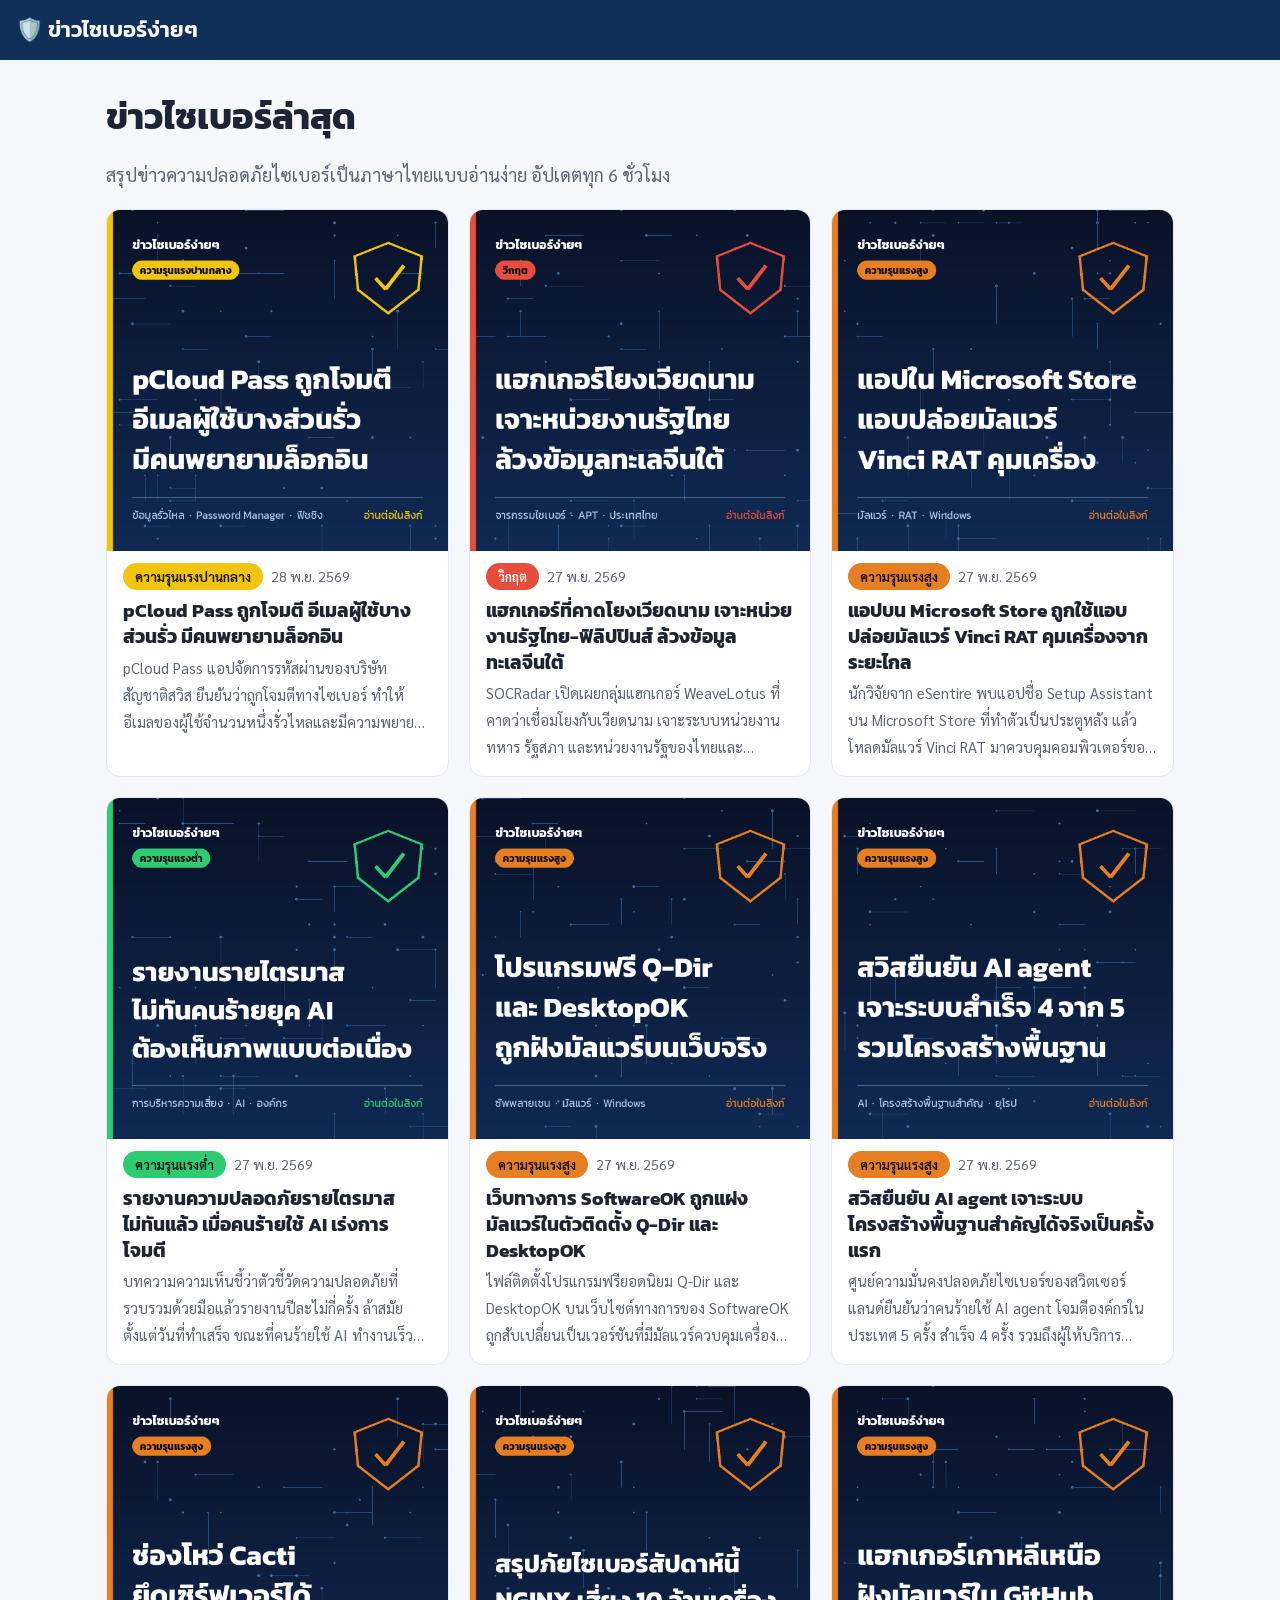
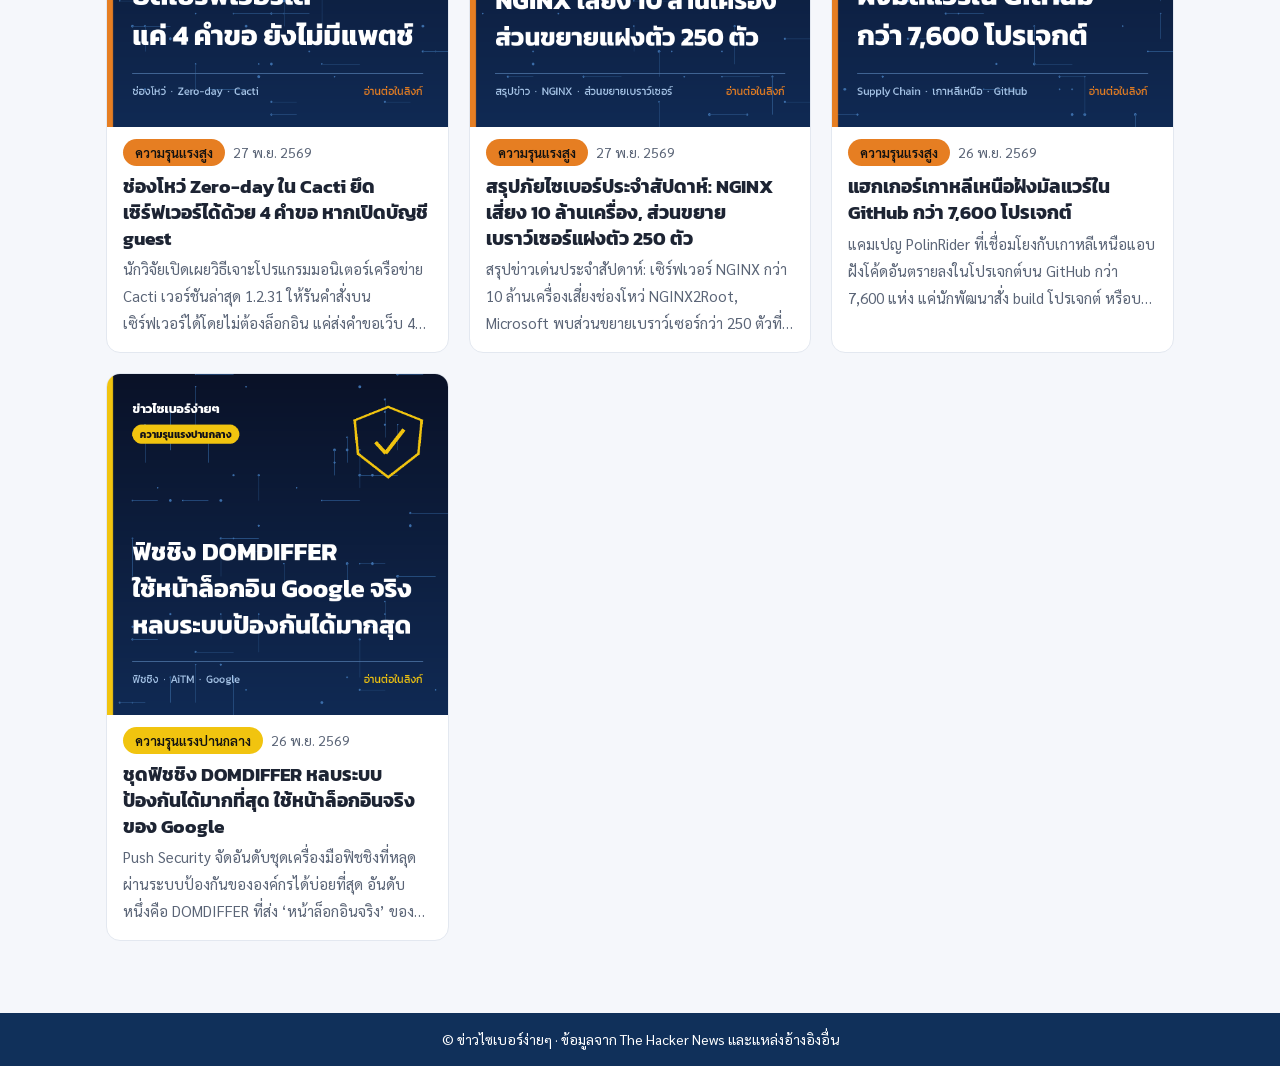
<file: docs/index.html>
<!doctype html>
<html lang="th">
<head>
<meta charset="utf-8">
<meta name="viewport" content="width=device-width, initial-scale=1">
<title>ข่าวไซเบอร์ง่ายๆ | ข่าวความปลอดภัยไซเบอร์ภาษาไทย</title>
<meta name="description" content="สรุปข่าวความปลอดภัยไซเบอร์ล่าสุดเป็นภาษาไทย อ่านง่าย อัปเดตทุก 6 ชั่วโมง">
<link rel="preconnect" href="https://fonts.googleapis.com">
<link rel="preconnect" href="https://fonts.gstatic.com" crossorigin>
<link href="https://fonts.googleapis.com/css2?family=Kanit:wght@500;600&family=Sarabun:wght@400;600&display=swap" rel="stylesheet">
<link rel="stylesheet" href="style.css">
</head>
<body>
<header class="site"><a href="index.html" class="brand">🛡️ ข่าวไซเบอร์ง่ายๆ</a></header>
<main class="list">
  <h1>ข่าวไซเบอร์ล่าสุด</h1>
  <p class="lead">สรุปข่าวความปลอดภัยไซเบอร์เป็นภาษาไทยแบบอ่านง่าย อัปเดตทุก 6 ชั่วโมง</p>
  
  <div class="grid">
  
    <a class="item" href="news/2026-11-pcloud-password-manager-hit-by-cyber.html">
      <img src="images/2026-11-pcloud-password-manager-hit-by-cyber.png" alt="" loading="lazy" width="1080" height="1080">
      <div class="body">
        <div class="meta"><span class="sev sev-medium">ความรุนแรงปานกลาง</span><span class="date">28 พ.ย. 2569</span></div>
        <h2>pCloud Pass ถูกโจมตี อีเมลผู้ใช้บางส่วนรั่ว มีคนพยายามล็อกอิน</h2>
        <p>pCloud Pass แอปจัดการรหัสผ่านของบริษัทสัญชาติสวิส ยืนยันว่าถูกโจมตีทางไซเบอร์ ทำให้อีเมลของผู้ใช้จำนวนหนึ่งรั่วไหลและมีความพยายามล็อกอินเข้าบัญชี บริษัทบอกว่ารหัสผ่านที่เก็บไว้ยังถูกเข้ารหัสและปลอดภัย แต่ผู้ใช้ควรระวังอีเมลหลอกขอ Master Password</p>
      </div>
    </a>
  
    <a class="item" href="news/2026-11-suspected-vietnam-linked-hackers-target.html">
      <img src="images/2026-11-suspected-vietnam-linked-hackers-target.png" alt="" loading="lazy" width="1080" height="1080">
      <div class="body">
        <div class="meta"><span class="sev sev-critical">วิกฤต</span><span class="date">27 พ.ย. 2569</span></div>
        <h2>แฮกเกอร์ที่คาดโยงเวียดนาม เจาะหน่วยงานรัฐไทย-ฟิลิปปินส์ ล้วงข้อมูลทะเลจีนใต้</h2>
        <p>SOCRadar เปิดเผยกลุ่มแฮกเกอร์ WeaveLotus ที่คาดว่าเชื่อมโยงกับเวียดนาม เจาะระบบหน่วยงานทหาร รัฐสภา และหน่วยงานรัฐของไทยและฟิลิปปินส์รวม 5 ครั้ง ในช่วงสิงหาคมถึงกันยายน 2026 เพื่อหาข้อมูลข่าวกรองเรื่องทะเลจีนใต้ ช่องทางที่ใช้ส่วนใหญ่คือช่องโหว่เก่าที่ไม่ได้แพตช์และรหัสผ่านตั้งต้นที่ไม่เคยเปลี่ยน</p>
      </div>
    </a>
  
    <a class="item" href="news/2026-11-microsoft-store-app-found-delivering.html">
      <img src="images/2026-11-microsoft-store-app-found-delivering.png" alt="" loading="lazy" width="1080" height="1080">
      <div class="body">
        <div class="meta"><span class="sev sev-high">ความรุนแรงสูง</span><span class="date">27 พ.ย. 2569</span></div>
        <h2>แอปบน Microsoft Store ถูกใช้แอบปล่อยมัลแวร์ Vinci RAT คุมเครื่องจากระยะไกล</h2>
        <p>นักวิจัยจาก eSentire พบแอปชื่อ Setup Assistant บน Microsoft Store ที่ทำตัวเป็นประตูหลัง แล้วโหลดมัลแวร์ Vinci RAT มาควบคุมคอมพิวเตอร์ของเหยื่อ คนร้ายล่อเหยื่อผ่านเว็บดาวน์โหลดโปรแกรมปลอม เช่น Snipping Tool, Microsoft Teams และ Roblox บทเรียนสำคัญคือ แอปที่อยู่ในสโตร์ทางการก็ไม่ได้ปลอดภัยเสมอไป</p>
      </div>
    </a>
  
    <a class="item" href="news/2026-11-how-to-keep-your-security-picture.html">
      <img src="images/2026-11-how-to-keep-your-security-picture.png" alt="" loading="lazy" width="1080" height="1080">
      <div class="body">
        <div class="meta"><span class="sev sev-low">ความรุนแรงต่ำ</span><span class="date">27 พ.ย. 2569</span></div>
        <h2>รายงานความปลอดภัยรายไตรมาสไม่ทันแล้ว เมื่อคนร้ายใช้ AI เร่งการโจมตี</h2>
        <p>บทความความเห็นชี้ว่าตัวชี้วัดความปลอดภัยที่รวบรวมด้วยมือแล้วรายงานปีละไม่กี่ครั้ง ล้าสมัยตั้งแต่วันที่ทำเสร็จ ขณะที่คนร้ายใช้ AI ทำงานเร็วขึ้นมาก องค์กรจึงควรเปลี่ยนไปมองเห็นสถานะความปลอดภัยของตัวเองแบบต่อเนื่อง</p>
      </div>
    </a>
  
    <a class="item" href="news/2026-11-hackers-trojanize-official-q-dir-and.html">
      <img src="images/2026-11-hackers-trojanize-official-q-dir-and.png" alt="" loading="lazy" width="1080" height="1080">
      <div class="body">
        <div class="meta"><span class="sev sev-high">ความรุนแรงสูง</span><span class="date">27 พ.ย. 2569</span></div>
        <h2>เว็บทางการ SoftwareOK ถูกแฝงมัลแวร์ในตัวติดตั้ง Q-Dir และ DesktopOK</h2>
        <p>ไฟล์ติดตั้งโปรแกรมฟรียอดนิยม Q-Dir และ DesktopOK บนเว็บไซต์ทางการของ SoftwareOK ถูกสับเปลี่ยนเป็นเวอร์ชันที่มีมัลแวร์ควบคุมเครื่องระยะไกล (RAT) ซ่อนอยู่ ทั้งคนที่ดาวน์โหลดใหม่และคนที่กดอัปเดตโปรแกรมเดิมอาจโดนด้วย</p>
      </div>
    </a>
  
    <a class="item" href="news/2026-11-switzerland-confirms-ai-assisted.html">
      <img src="images/2026-11-switzerland-confirms-ai-assisted.png" alt="" loading="lazy" width="1080" height="1080">
      <div class="body">
        <div class="meta"><span class="sev sev-high">ความรุนแรงสูง</span><span class="date">27 พ.ย. 2569</span></div>
        <h2>สวิสยืนยัน AI agent เจาะระบบโครงสร้างพื้นฐานสำคัญได้จริงเป็นครั้งแรก</h2>
        <p>ศูนย์ความมั่นคงปลอดภัยไซเบอร์ของสวิตเซอร์แลนด์ยืนยันว่าคนร้ายใช้ AI agent โจมตีองค์กรในประเทศ 5 ครั้ง สำเร็จ 4 ครั้ง รวมถึงผู้ให้บริการโครงสร้างพื้นฐานสำคัญ 2 ราย ขณะที่อิตาลีและอังกฤษก็รายงานแนวโน้มเดียวกัน</p>
      </div>
    </a>
  
    <a class="item" href="news/2026-11-unpatched-cacti-zero-day-enables-rce-in.html">
      <img src="images/2026-11-unpatched-cacti-zero-day-enables-rce-in.png" alt="" loading="lazy" width="1080" height="1080">
      <div class="body">
        <div class="meta"><span class="sev sev-high">ความรุนแรงสูง</span><span class="date">27 พ.ย. 2569</span></div>
        <h2>ช่องโหว่ Zero-day ใน Cacti ยึดเซิร์ฟเวอร์ได้ด้วย 4 คำขอ หากเปิดบัญชี guest</h2>
        <p>นักวิจัยเปิดเผยวิธีเจาะโปรแกรมมอนิเตอร์เครือข่าย Cacti เวอร์ชันล่าสุด 1.2.31 ให้รันคำสั่งบนเซิร์ฟเวอร์ได้โดยไม่ต้องล็อกอิน แค่ส่งคำขอเว็บ 4 ครั้ง หากเปิดใช้บัญชี guest ไว้ ตอนนี้ยังไม่มีแพตช์</p>
      </div>
    </a>
  
    <a class="item" href="news/2026-11-threatsday-250-rogue-extensions-10m.html">
      <img src="images/2026-11-threatsday-250-rogue-extensions-10m.png" alt="" loading="lazy" width="1080" height="1080">
      <div class="body">
        <div class="meta"><span class="sev sev-high">ความรุนแรงสูง</span><span class="date">27 พ.ย. 2569</span></div>
        <h2>สรุปภัยไซเบอร์ประจำสัปดาห์: NGINX เสี่ยง 10 ล้านเครื่อง, ส่วนขยายเบราว์เซอร์แฝงตัว 250 ตัว</h2>
        <p>สรุปข่าวเด่นประจำสัปดาห์: เซิร์ฟเวอร์ NGINX กว่า 10 ล้านเครื่องเสี่ยงช่องโหว่ NGINX2Root, Microsoft พบส่วนขยายเบราว์เซอร์กว่า 250 ตัวที่เปลี่ยนพฤติกรรมเมื่อติดตั้งผ่านโฆษณา, Todoist ถูกเจาะข้อมูลผู้ใช้ 6% และเซิร์ฟเวอร์ AI ที่เปิดทิ้งไว้ถูกคนอื่นแอบใช้</p>
      </div>
    </a>
  
    <a class="item" href="news/2026-11-north-korea-linked-polinrider-poisons.html">
      <img src="images/2026-11-north-korea-linked-polinrider-poisons.png" alt="" loading="lazy" width="1080" height="1080">
      <div class="body">
        <div class="meta"><span class="sev sev-high">ความรุนแรงสูง</span><span class="date">26 พ.ย. 2569</span></div>
        <h2>แฮกเกอร์เกาหลีเหนือฝังมัลแวร์ใน GitHub กว่า 7,600 โปรเจกต์</h2>
        <p>แคมเปญ PolinRider ที่เชื่อมโยงกับเกาหลีเหนือแอบฝังโค้ดอันตรายลงในโปรเจกต์บน GitHub กว่า 7,600 แห่ง แค่นักพัฒนาสั่ง build โปรเจกต์ หรือบางครั้งแค่เปิดโฟลเดอร์ใน VS Code มัลแวร์ก็ทำงานทันที เป้าหมายคือขโมยรหัสผ่าน คุกกี้ และกระเป๋าเงินคริปโต</p>
      </div>
    </a>
  
    <a class="item" href="news/2026-11-most-wanted-phishing-kits-and.html">
      <img src="images/2026-11-most-wanted-phishing-kits-and.png" alt="" loading="lazy" width="1080" height="1080">
      <div class="body">
        <div class="meta"><span class="sev sev-medium">ความรุนแรงปานกลาง</span><span class="date">26 พ.ย. 2569</span></div>
        <h2>ชุดฟิชชิง DOMDIFFER หลบระบบป้องกันได้มากที่สุด ใช้หน้าล็อกอินจริงของ Google</h2>
        <p>Push Security จัดอันดับชุดเครื่องมือฟิชชิงที่หลุดผ่านระบบป้องกันขององค์กรได้บ่อยที่สุด อันดับหนึ่งคือ DOMDIFFER ที่ส่ง ‘หน้าล็อกอินจริง’ ของ Google และ Microsoft จากเบราว์เซอร์ของแฮกเกอร์มาให้เหยื่อเห็น จึงแยกจากของจริงได้ยากมาก</p>
      </div>
    </a>
  
  </div>
</main>
<footer class="site">© ข่าวไซเบอร์ง่ายๆ · ข้อมูลจาก The Hacker News และแหล่งอ้างอิงอื่น</footer>
</body>
</html>
</file>
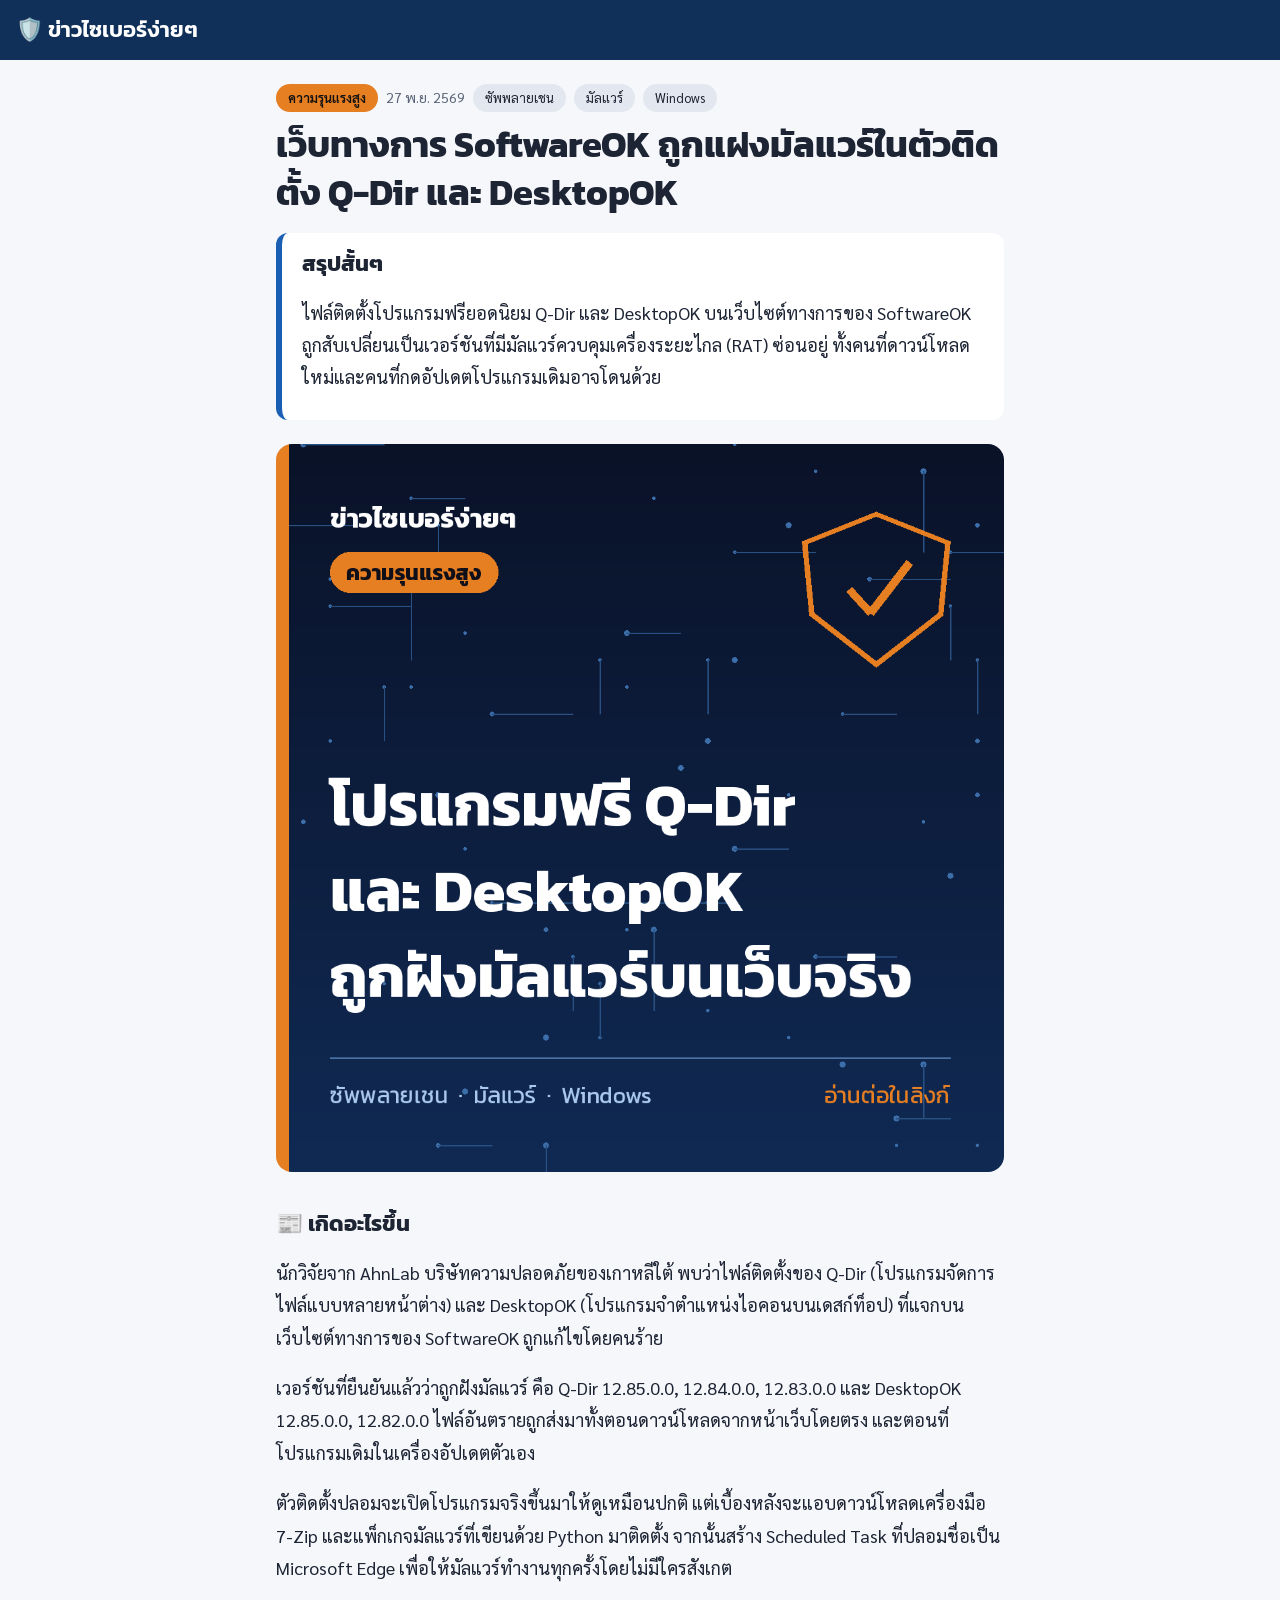
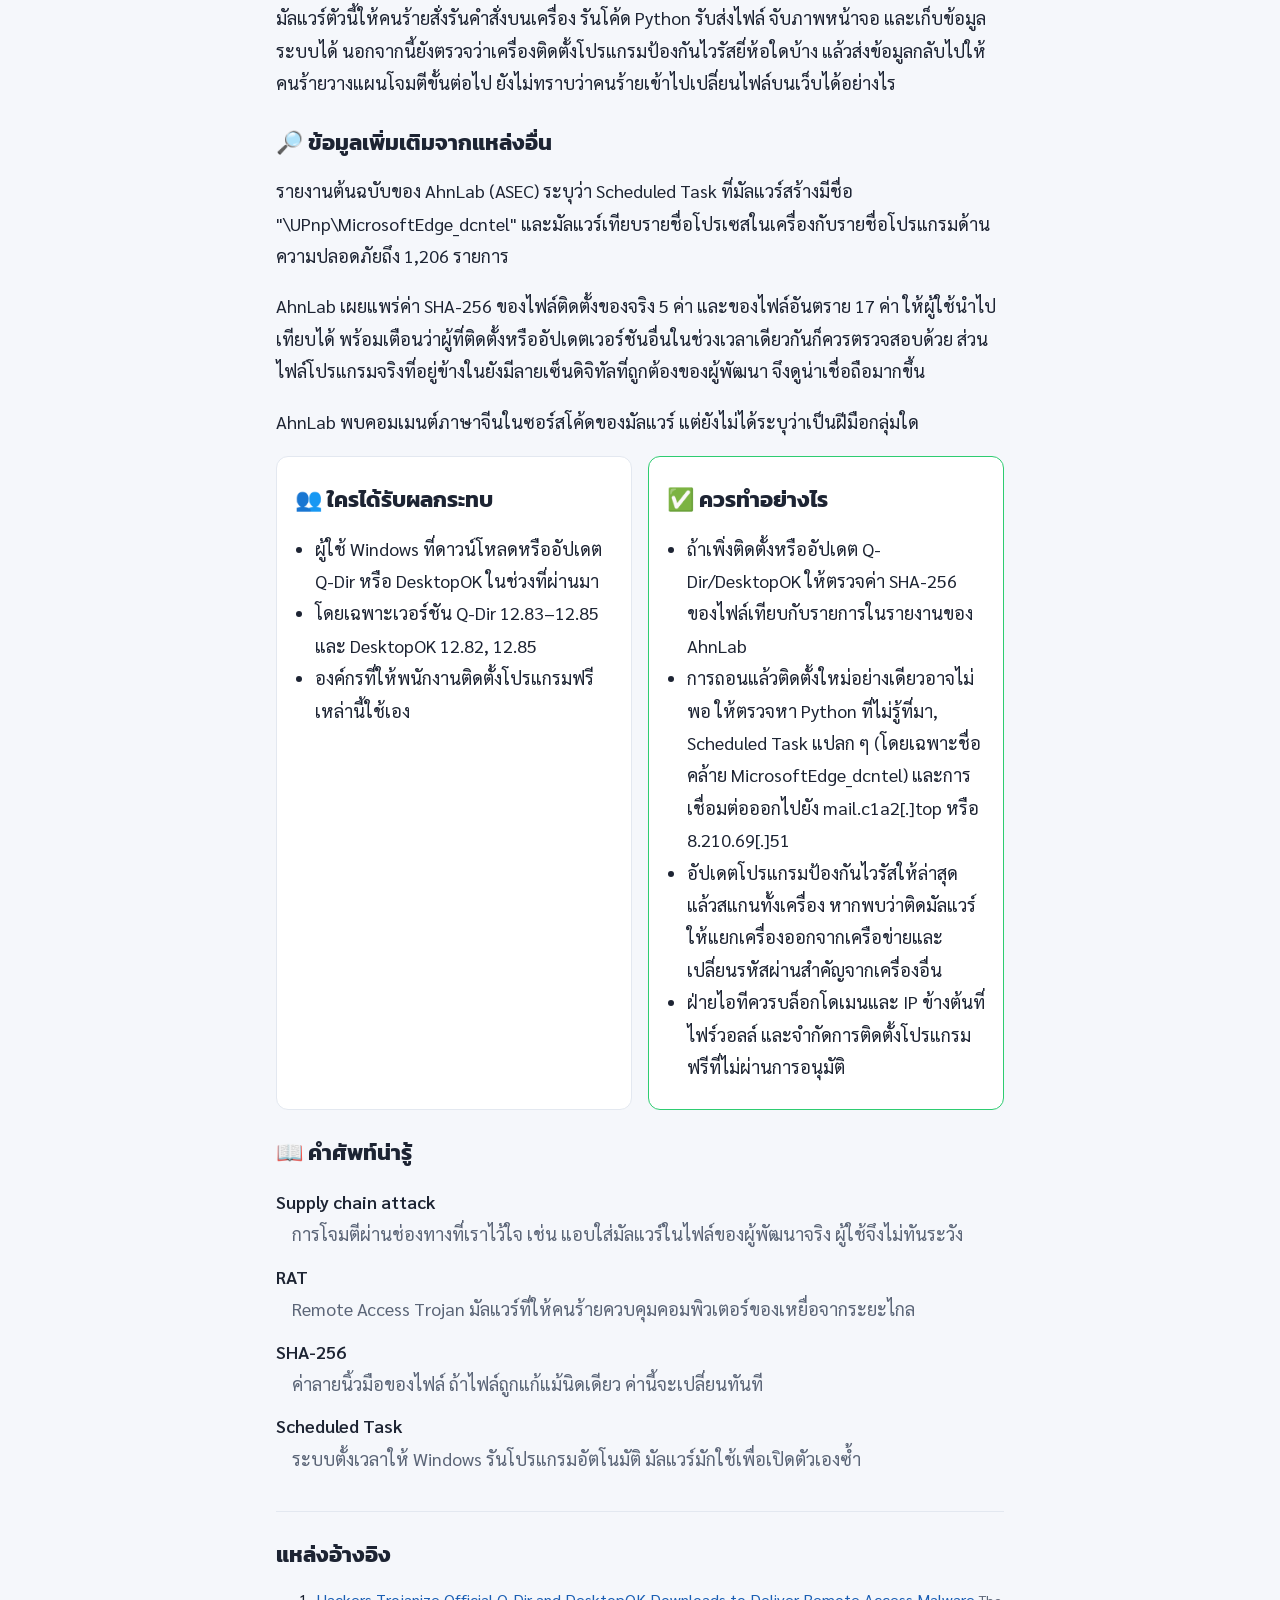
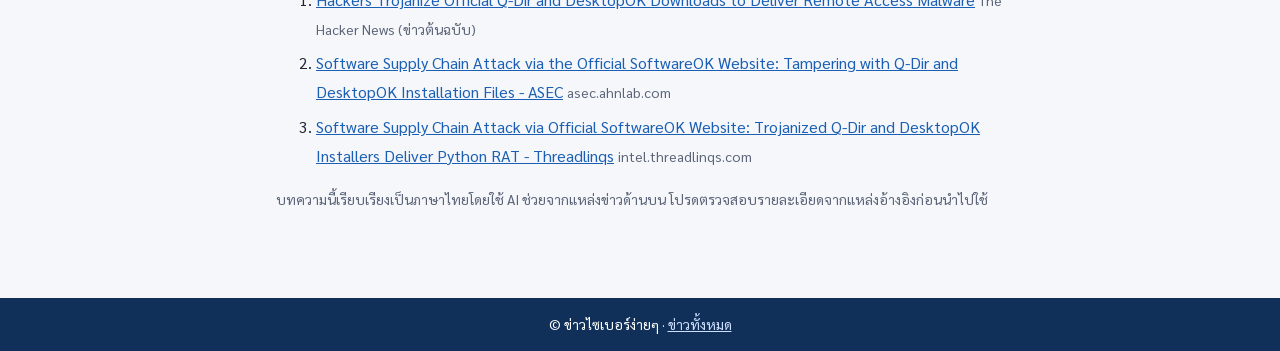
<file: docs/news/2026-11-hackers-trojanize-official-q-dir-and.html>
<!doctype html>
<html lang="th">
<head>
<meta charset="utf-8">
<meta name="viewport" content="width=device-width, initial-scale=1">
<title>เว็บทางการ SoftwareOK ถูกแฝงมัลแวร์ในตัวติดตั้ง Q-Dir และ DesktopOK | ข่าวไซเบอร์ง่ายๆ</title>
<meta name="description" content="ไฟล์ติดตั้งโปรแกรมฟรียอดนิยม Q-Dir และ DesktopOK บนเว็บไซต์ทางการของ SoftwareOK ถูกสับเปลี่ยนเป็นเวอร์ชันที่มีมัลแวร์ควบคุมเครื่องระยะไกล (RAT) ซ่อนอยู่ ทั้งคนที่ดาวน์โหลดใหม่และคนที่กดอัปเดตโปรแกรมเดิมอาจโดนด้วย">
<meta property="og:type" content="article">
<meta property="og:title" content="เว็บทางการ SoftwareOK ถูกแฝงมัลแวร์ในตัวติดตั้ง Q-Dir และ DesktopOK">
<meta property="og:description" content="ไฟล์ติดตั้งโปรแกรมฟรียอดนิยม Q-Dir และ DesktopOK บนเว็บไซต์ทางการของ SoftwareOK ถูกสับเปลี่ยนเป็นเวอร์ชันที่มีมัลแวร์ควบคุมเครื่องระยะไกล (RAT) ซ่อนอยู่ ทั้งคนที่ดาวน์โหลดใหม่และคนที่กดอัปเดตโปรแกรมเดิมอาจโดนด้วย">
<meta property="og:image" content="https://pakawatw.github.io/thai-cybersec-news/images/2026-11-hackers-trojanize-official-q-dir-and.png">
<meta property="og:url" content="https://pakawatw.github.io/thai-cybersec-news/news/2026-11-hackers-trojanize-official-q-dir-and.html">
<meta name="twitter:card" content="summary_large_image">
<link rel="preconnect" href="https://fonts.googleapis.com">
<link rel="preconnect" href="https://fonts.gstatic.com" crossorigin>
<link href="https://fonts.googleapis.com/css2?family=Kanit:wght@500;600&family=Sarabun:wght@400;600&display=swap" rel="stylesheet">
<link rel="stylesheet" href="../style.css">
</head>
<body>
<header class="site"><a href="../index.html" class="brand">🛡️ ข่าวไซเบอร์ง่ายๆ</a></header>
<main class="article">
  <div class="meta">
    <span class="sev sev-high">ความรุนแรงสูง</span>
    <span class="date">27 พ.ย. 2569</span>
    <span class="tag">ซัพพลายเชน</span><span class="tag">มัลแวร์</span><span class="tag">Windows</span>
  </div>
  <h1>เว็บทางการ SoftwareOK ถูกแฝงมัลแวร์ในตัวติดตั้ง Q-Dir และ DesktopOK</h1>

  <section class="tldr">
    <h2>สรุปสั้นๆ</h2>
    <p>ไฟล์ติดตั้งโปรแกรมฟรียอดนิยม Q-Dir และ DesktopOK บนเว็บไซต์ทางการของ SoftwareOK ถูกสับเปลี่ยนเป็นเวอร์ชันที่มีมัลแวร์ควบคุมเครื่องระยะไกล (RAT) ซ่อนอยู่ ทั้งคนที่ดาวน์โหลดใหม่และคนที่กดอัปเดตโปรแกรมเดิมอาจโดนด้วย</p>
  </section>

  <img class="card" src="../images/2026-11-hackers-trojanize-official-q-dir-and.png" alt="เว็บทางการ SoftwareOK ถูกแฝงมัลแวร์ในตัวติดตั้ง Q-Dir และ DesktopOK" width="1080" height="1080">

  <section>
    <h2>📰 เกิดอะไรขึ้น</h2>
    <p>นักวิจัยจาก AhnLab บริษัทความปลอดภัยของเกาหลีใต้ พบว่าไฟล์ติดตั้งของ Q-Dir (โปรแกรมจัดการไฟล์แบบหลายหน้าต่าง) และ DesktopOK (โปรแกรมจำตำแหน่งไอคอนบนเดสก์ท็อป) ที่แจกบนเว็บไซต์ทางการของ SoftwareOK ถูกแก้ไขโดยคนร้าย</p><p>เวอร์ชันที่ยืนยันแล้วว่าถูกฝังมัลแวร์ คือ Q-Dir 12.85.0.0, 12.84.0.0, 12.83.0.0 และ DesktopOK 12.85.0.0, 12.82.0.0 ไฟล์อันตรายถูกส่งมาทั้งตอนดาวน์โหลดจากหน้าเว็บโดยตรง และตอนที่โปรแกรมเดิมในเครื่องอัปเดตตัวเอง</p><p>ตัวติดตั้งปลอมจะเปิดโปรแกรมจริงขึ้นมาให้ดูเหมือนปกติ แต่เบื้องหลังจะแอบดาวน์โหลดเครื่องมือ 7-Zip และแพ็กเกจมัลแวร์ที่เขียนด้วย Python มาติดตั้ง จากนั้นสร้าง Scheduled Task ที่ปลอมชื่อเป็น Microsoft Edge เพื่อให้มัลแวร์ทำงานทุกครั้งโดยไม่มีใครสังเกต</p><p>มัลแวร์ตัวนี้ให้คนร้ายสั่งรันคำสั่งบนเครื่อง รันโค้ด Python รับส่งไฟล์ จับภาพหน้าจอ และเก็บข้อมูลระบบได้ นอกจากนี้ยังตรวจว่าเครื่องติดตั้งโปรแกรมป้องกันไวรัสยี่ห้อใดบ้าง แล้วส่งข้อมูลกลับไปให้คนร้ายวางแผนโจมตีขั้นต่อไป ยังไม่ทราบว่าคนร้ายเข้าไปเปลี่ยนไฟล์บนเว็บได้อย่างไร</p>
  </section>

  
  <section>
    <h2>🔎 ข้อมูลเพิ่มเติมจากแหล่งอื่น</h2>
    <p>รายงานต้นฉบับของ AhnLab (ASEC) ระบุว่า Scheduled Task ที่มัลแวร์สร้างมีชื่อ &#34;\UPnp\MicrosoftEdge_dcntel&#34; และมัลแวร์เทียบรายชื่อโปรเซสในเครื่องกับรายชื่อโปรแกรมด้านความปลอดภัยถึง 1,206 รายการ</p><p>AhnLab เผยแพร่ค่า SHA-256 ของไฟล์ติดตั้งของจริง 5 ค่า และของไฟล์อันตราย 17 ค่า ให้ผู้ใช้นำไปเทียบได้ พร้อมเตือนว่าผู้ที่ติดตั้งหรืออัปเดตเวอร์ชันอื่นในช่วงเวลาเดียวกันก็ควรตรวจสอบด้วย ส่วนไฟล์โปรแกรมจริงที่อยู่ข้างในยังมีลายเซ็นดิจิทัลที่ถูกต้องของผู้พัฒนา จึงดูน่าเชื่อถือมากขึ้น</p><p>AhnLab พบคอมเมนต์ภาษาจีนในซอร์สโค้ดของมัลแวร์ แต่ยังไม่ได้ระบุว่าเป็นฝีมือกลุ่มใด</p>
  </section>
  

  <div class="two-col">
    <section class="box">
      <h2>👥 ใครได้รับผลกระทบ</h2>
      <ul><li>ผู้ใช้ Windows ที่ดาวน์โหลดหรืออัปเดต Q-Dir หรือ DesktopOK ในช่วงที่ผ่านมา</li><li>โดยเฉพาะเวอร์ชัน Q-Dir 12.83–12.85 และ DesktopOK 12.82, 12.85</li><li>องค์กรที่ให้พนักงานติดตั้งโปรแกรมฟรีเหล่านี้ใช้เอง</li></ul>
    </section>
    <section class="box todo">
      <h2>✅ ควรทำอย่างไร</h2>
      <ul><li>ถ้าเพิ่งติดตั้งหรืออัปเดต Q-Dir/DesktopOK ให้ตรวจค่า SHA-256 ของไฟล์เทียบกับรายการในรายงานของ AhnLab</li><li>การถอนแล้วติดตั้งใหม่อย่างเดียวอาจไม่พอ ให้ตรวจหา Python ที่ไม่รู้ที่มา, Scheduled Task แปลก ๆ (โดยเฉพาะชื่อคล้าย MicrosoftEdge_dcntel) และการเชื่อมต่อออกไปยัง mail.c1a2[.]top หรือ 8.210.69[.]51</li><li>อัปเดตโปรแกรมป้องกันไวรัสให้ล่าสุด แล้วสแกนทั้งเครื่อง หากพบว่าติดมัลแวร์ให้แยกเครื่องออกจากเครือข่ายและเปลี่ยนรหัสผ่านสำคัญจากเครื่องอื่น</li><li>ฝ่ายไอทีควรบล็อกโดเมนและ IP ข้างต้นที่ไฟร์วอลล์ และจำกัดการติดตั้งโปรแกรมฟรีที่ไม่ผ่านการอนุมัติ</li></ul>
    </section>
  </div>

  
  <section>
    <h2>📖 คำศัพท์น่ารู้</h2>
    <dl class="glossary">
      <dt>Supply chain attack</dt><dd>การโจมตีผ่านช่องทางที่เราไว้ใจ เช่น แอบใส่มัลแวร์ในไฟล์ของผู้พัฒนาจริง ผู้ใช้จึงไม่ทันระวัง</dd><dt>RAT</dt><dd>Remote Access Trojan มัลแวร์ที่ให้คนร้ายควบคุมคอมพิวเตอร์ของเหยื่อจากระยะไกล</dd><dt>SHA-256</dt><dd>ค่าลายนิ้วมือของไฟล์ ถ้าไฟล์ถูกแก้แม้นิดเดียว ค่านี้จะเปลี่ยนทันที</dd><dt>Scheduled Task</dt><dd>ระบบตั้งเวลาให้ Windows รันโปรแกรมอัตโนมัติ มัลแวร์มักใช้เพื่อเปิดตัวเองซ้ำ</dd>
    </dl>
  </section>
  

  <section class="refs">
    <h2>แหล่งอ้างอิง</h2>
    <ol>
      <li><a href="https://thehackernews.com/2026/11/hackers-trojanize-official-q-dir-and.html" rel="noopener" target="_blank">Hackers Trojanize Official Q-Dir and DesktopOK Downloads to Deliver Remote Access Malware</a> <span class="src">The Hacker News (ข่าวต้นฉบับ)</span></li>
      <li><a href="https://asec.ahnlab.com/en/96827/" rel="noopener" target="_blank">Software Supply Chain Attack via the Official SoftwareOK Website: Tampering with Q-Dir and DesktopOK Installation Files - ASEC</a> <span class="src">asec.ahnlab.com</span></li><li><a href="https://intel.threadlinqs.com/threat/TL-2026-6949" rel="noopener" target="_blank">Software Supply Chain Attack via Official SoftwareOK Website: Trojanized Q-Dir and DesktopOK Installers Deliver Python RAT - Threadlinqs</a> <span class="src">intel.threadlinqs.com</span></li>
    </ol>
    <p class="note">บทความนี้เรียบเรียงเป็นภาษาไทยโดยใช้ AI ช่วยจากแหล่งข่าวด้านบน โปรดตรวจสอบรายละเอียดจากแหล่งอ้างอิงก่อนนำไปใช้</p>
  </section>
</main>
<footer class="site">© ข่าวไซเบอร์ง่ายๆ · <a href="../index.html">ข่าวทั้งหมด</a></footer>
</body>
</html>
</file>
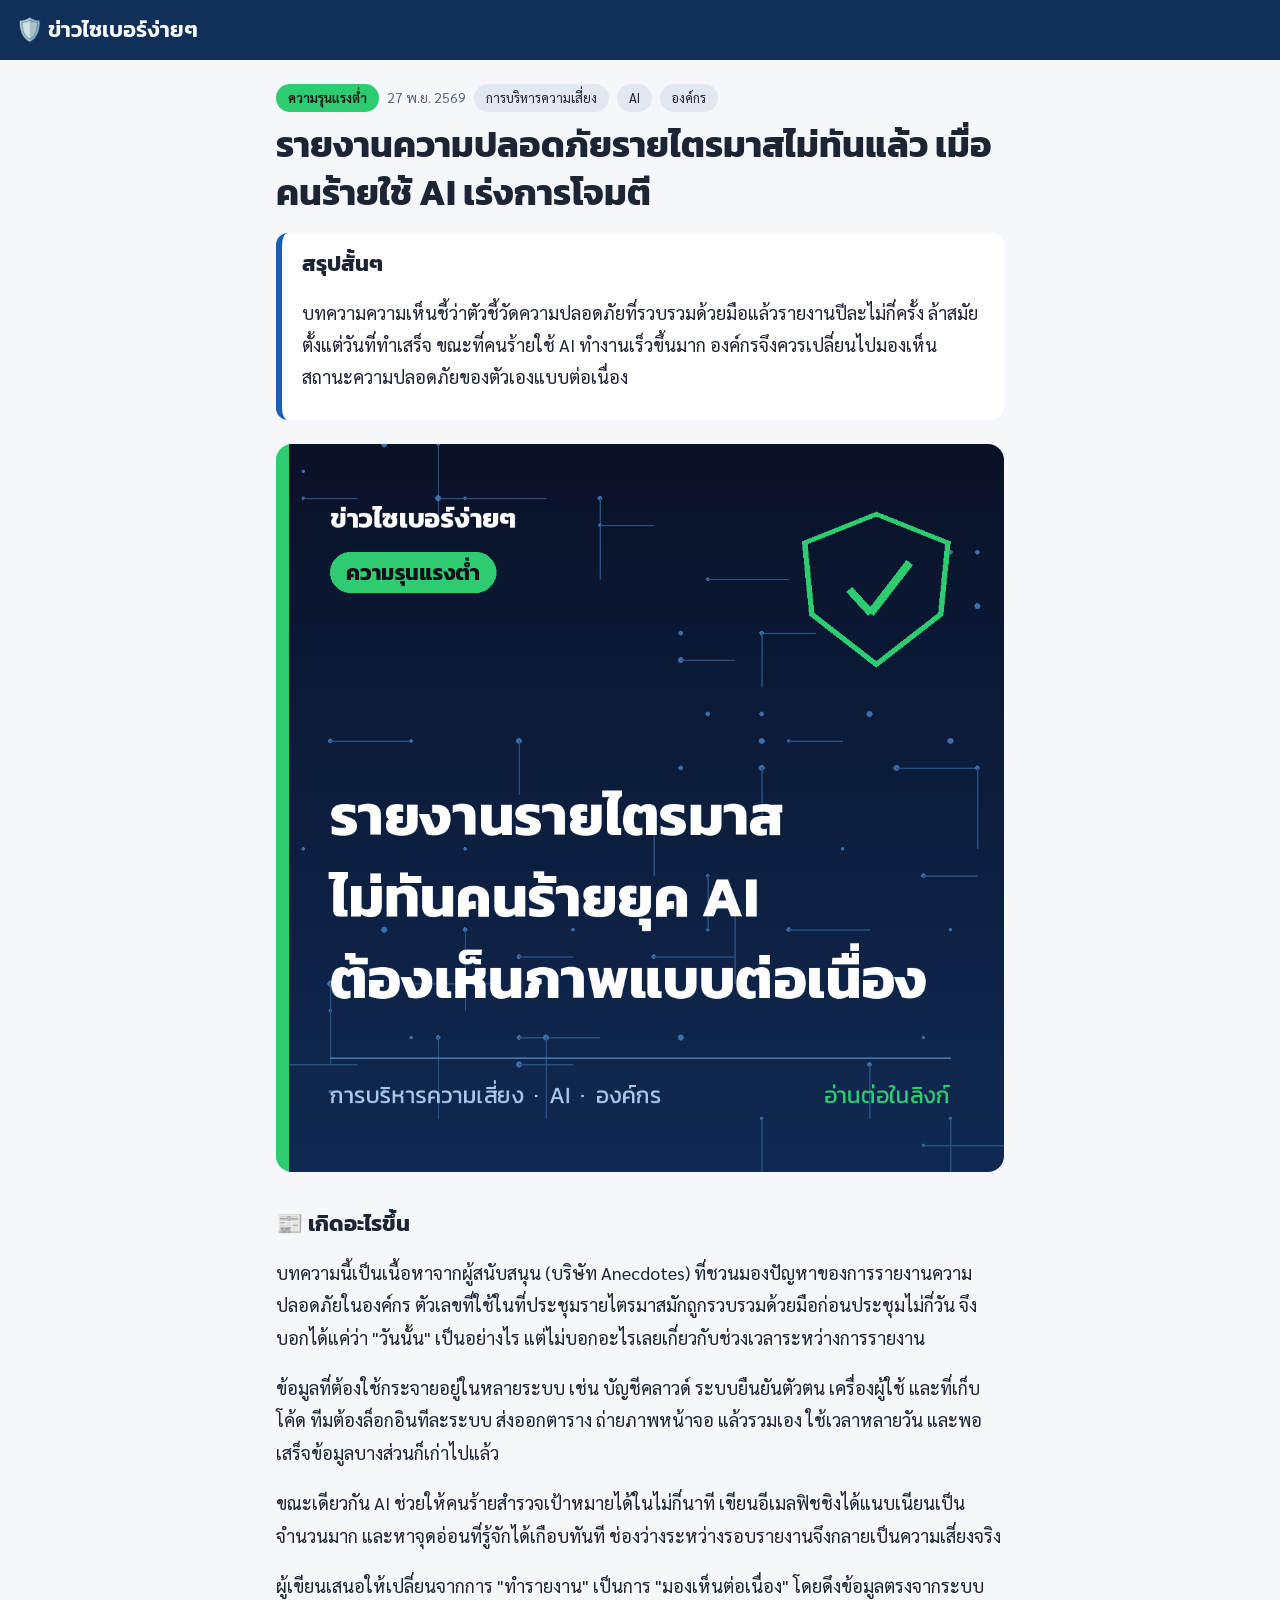
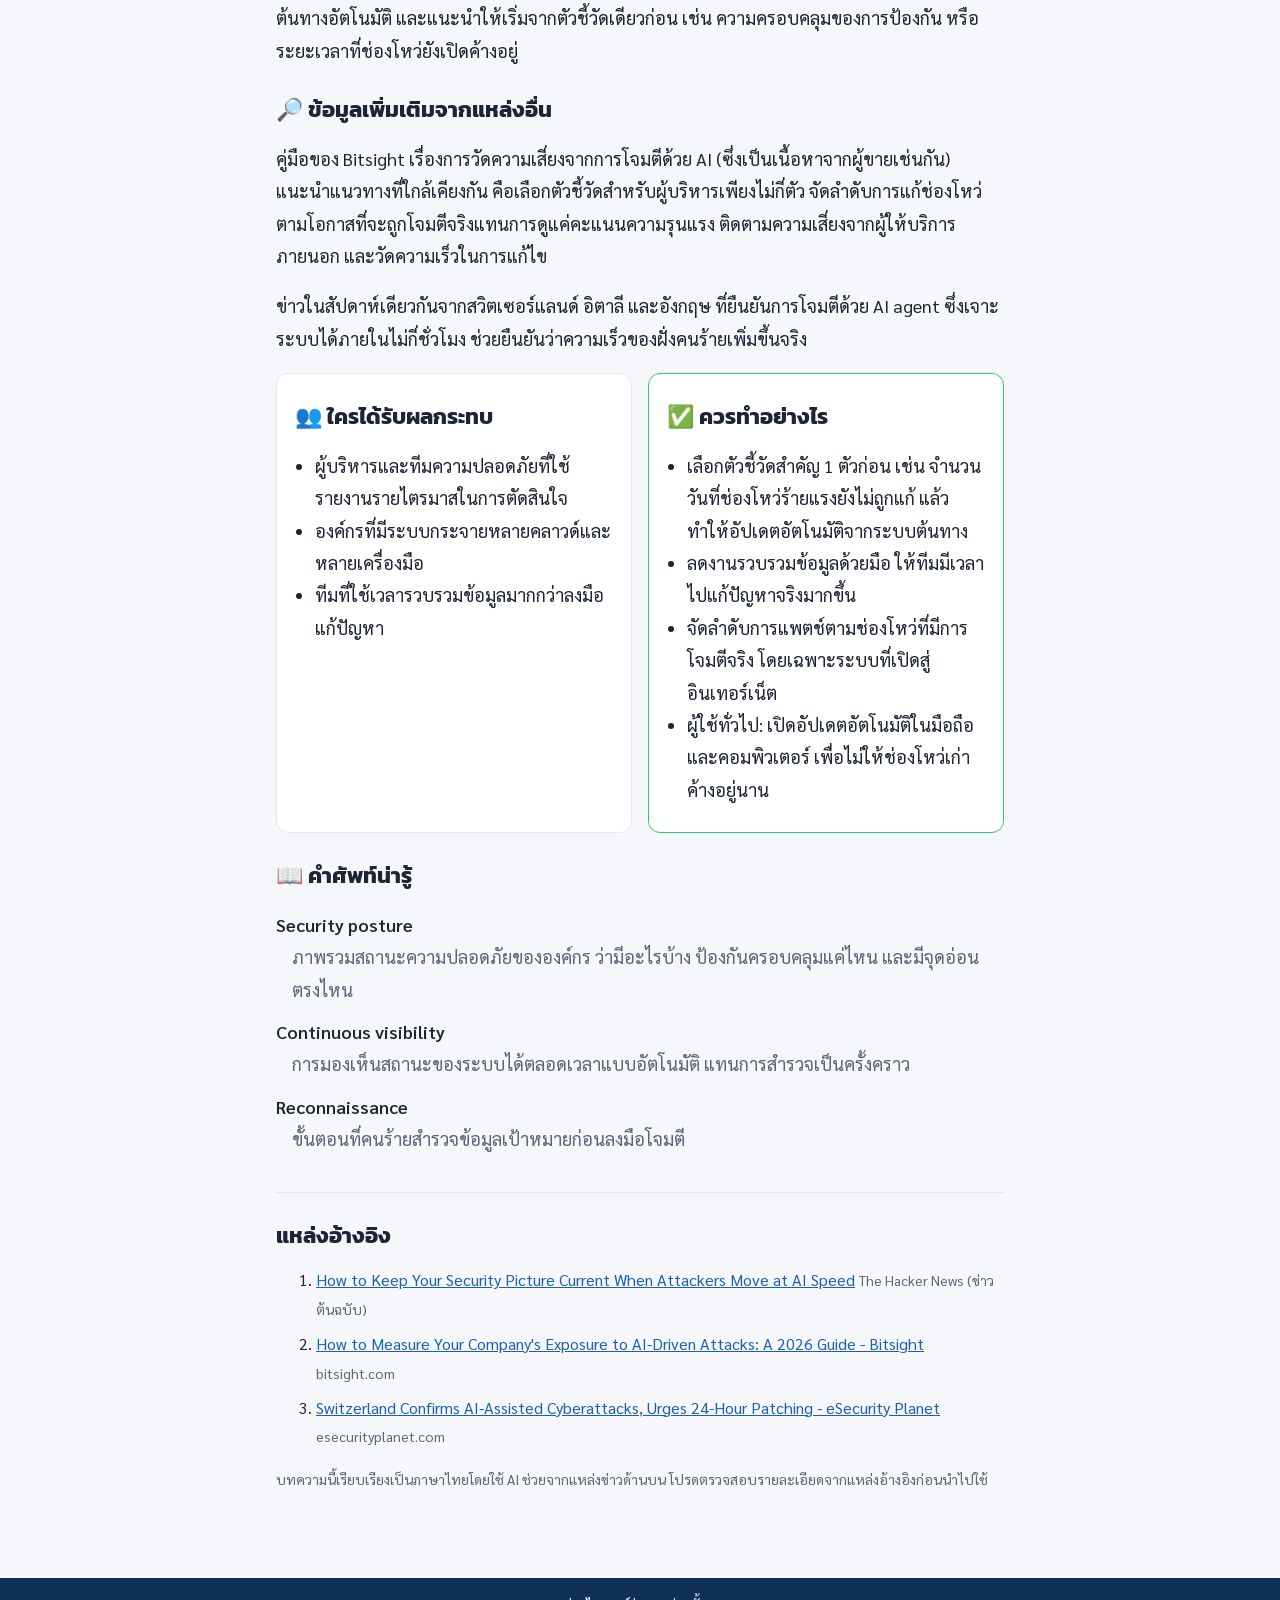
<file: docs/news/2026-11-how-to-keep-your-security-picture.html>
<!doctype html>
<html lang="th">
<head>
<meta charset="utf-8">
<meta name="viewport" content="width=device-width, initial-scale=1">
<title>รายงานความปลอดภัยรายไตรมาสไม่ทันแล้ว เมื่อคนร้ายใช้ AI เร่งการโจมตี | ข่าวไซเบอร์ง่ายๆ</title>
<meta name="description" content="บทความความเห็นชี้ว่าตัวชี้วัดความปลอดภัยที่รวบรวมด้วยมือแล้วรายงานปีละไม่กี่ครั้ง ล้าสมัยตั้งแต่วันที่ทำเสร็จ ขณะที่คนร้ายใช้ AI ทำงานเร็วขึ้นมาก องค์กรจึงควรเปลี่ยนไปมองเห็นสถานะความปลอดภัยของตัวเองแบบต่อเนื่อง">
<meta property="og:type" content="article">
<meta property="og:title" content="รายงานความปลอดภัยรายไตรมาสไม่ทันแล้ว เมื่อคนร้ายใช้ AI เร่งการโจมตี">
<meta property="og:description" content="บทความความเห็นชี้ว่าตัวชี้วัดความปลอดภัยที่รวบรวมด้วยมือแล้วรายงานปีละไม่กี่ครั้ง ล้าสมัยตั้งแต่วันที่ทำเสร็จ ขณะที่คนร้ายใช้ AI ทำงานเร็วขึ้นมาก องค์กรจึงควรเปลี่ยนไปมองเห็นสถานะความปลอดภัยของตัวเองแบบต่อเนื่อง">
<meta property="og:image" content="https://pakawatw.github.io/thai-cybersec-news/images/2026-11-how-to-keep-your-security-picture.png">
<meta property="og:url" content="https://pakawatw.github.io/thai-cybersec-news/news/2026-11-how-to-keep-your-security-picture.html">
<meta name="twitter:card" content="summary_large_image">
<link rel="preconnect" href="https://fonts.googleapis.com">
<link rel="preconnect" href="https://fonts.gstatic.com" crossorigin>
<link href="https://fonts.googleapis.com/css2?family=Kanit:wght@500;600&family=Sarabun:wght@400;600&display=swap" rel="stylesheet">
<link rel="stylesheet" href="../style.css">
</head>
<body>
<header class="site"><a href="../index.html" class="brand">🛡️ ข่าวไซเบอร์ง่ายๆ</a></header>
<main class="article">
  <div class="meta">
    <span class="sev sev-low">ความรุนแรงต่ำ</span>
    <span class="date">27 พ.ย. 2569</span>
    <span class="tag">การบริหารความเสี่ยง</span><span class="tag">AI</span><span class="tag">องค์กร</span>
  </div>
  <h1>รายงานความปลอดภัยรายไตรมาสไม่ทันแล้ว เมื่อคนร้ายใช้ AI เร่งการโจมตี</h1>

  <section class="tldr">
    <h2>สรุปสั้นๆ</h2>
    <p>บทความความเห็นชี้ว่าตัวชี้วัดความปลอดภัยที่รวบรวมด้วยมือแล้วรายงานปีละไม่กี่ครั้ง ล้าสมัยตั้งแต่วันที่ทำเสร็จ ขณะที่คนร้ายใช้ AI ทำงานเร็วขึ้นมาก องค์กรจึงควรเปลี่ยนไปมองเห็นสถานะความปลอดภัยของตัวเองแบบต่อเนื่อง</p>
  </section>

  <img class="card" src="../images/2026-11-how-to-keep-your-security-picture.png" alt="รายงานความปลอดภัยรายไตรมาสไม่ทันแล้ว เมื่อคนร้ายใช้ AI เร่งการโจมตี" width="1080" height="1080">

  <section>
    <h2>📰 เกิดอะไรขึ้น</h2>
    <p>บทความนี้เป็นเนื้อหาจากผู้สนับสนุน (บริษัท Anecdotes) ที่ชวนมองปัญหาของการรายงานความปลอดภัยในองค์กร ตัวเลขที่ใช้ในที่ประชุมรายไตรมาสมักถูกรวบรวมด้วยมือก่อนประชุมไม่กี่วัน จึงบอกได้แค่ว่า &#34;วันนั้น&#34; เป็นอย่างไร แต่ไม่บอกอะไรเลยเกี่ยวกับช่วงเวลาระหว่างการรายงาน</p><p>ข้อมูลที่ต้องใช้กระจายอยู่ในหลายระบบ เช่น บัญชีคลาวด์ ระบบยืนยันตัวตน เครื่องผู้ใช้ และที่เก็บโค้ด ทีมต้องล็อกอินทีละระบบ ส่งออกตาราง ถ่ายภาพหน้าจอ แล้วรวมเอง ใช้เวลาหลายวัน และพอเสร็จข้อมูลบางส่วนก็เก่าไปแล้ว</p><p>ขณะเดียวกัน AI ช่วยให้คนร้ายสำรวจเป้าหมายได้ในไม่กี่นาที เขียนอีเมลฟิชชิงได้แนบเนียนเป็นจำนวนมาก และหาจุดอ่อนที่รู้จักได้เกือบทันที ช่องว่างระหว่างรอบรายงานจึงกลายเป็นความเสี่ยงจริง</p><p>ผู้เขียนเสนอให้เปลี่ยนจากการ &#34;ทำรายงาน&#34; เป็นการ &#34;มองเห็นต่อเนื่อง&#34; โดยดึงข้อมูลตรงจากระบบต้นทางอัตโนมัติ และแนะนำให้เริ่มจากตัวชี้วัดเดียวก่อน เช่น ความครอบคลุมของการป้องกัน หรือระยะเวลาที่ช่องโหว่ยังเปิดค้างอยู่</p>
  </section>

  
  <section>
    <h2>🔎 ข้อมูลเพิ่มเติมจากแหล่งอื่น</h2>
    <p>คู่มือของ Bitsight เรื่องการวัดความเสี่ยงจากการโจมตีด้วย AI (ซึ่งเป็นเนื้อหาจากผู้ขายเช่นกัน) แนะนำแนวทางที่ใกล้เคียงกัน คือเลือกตัวชี้วัดสำหรับผู้บริหารเพียงไม่กี่ตัว จัดลำดับการแก้ช่องโหว่ตามโอกาสที่จะถูกโจมตีจริงแทนการดูแค่คะแนนความรุนแรง ติดตามความเสี่ยงจากผู้ให้บริการภายนอก และวัดความเร็วในการแก้ไข</p><p>ข่าวในสัปดาห์เดียวกันจากสวิตเซอร์แลนด์ อิตาลี และอังกฤษ ที่ยืนยันการโจมตีด้วย AI agent ซึ่งเจาะระบบได้ภายในไม่กี่ชั่วโมง ช่วยยืนยันว่าความเร็วของฝั่งคนร้ายเพิ่มขึ้นจริง</p>
  </section>
  

  <div class="two-col">
    <section class="box">
      <h2>👥 ใครได้รับผลกระทบ</h2>
      <ul><li>ผู้บริหารและทีมความปลอดภัยที่ใช้รายงานรายไตรมาสในการตัดสินใจ</li><li>องค์กรที่มีระบบกระจายหลายคลาวด์และหลายเครื่องมือ</li><li>ทีมที่ใช้เวลารวบรวมข้อมูลมากกว่าลงมือแก้ปัญหา</li></ul>
    </section>
    <section class="box todo">
      <h2>✅ ควรทำอย่างไร</h2>
      <ul><li>เลือกตัวชี้วัดสำคัญ 1 ตัวก่อน เช่น จำนวนวันที่ช่องโหว่ร้ายแรงยังไม่ถูกแก้ แล้วทำให้อัปเดตอัตโนมัติจากระบบต้นทาง</li><li>ลดงานรวบรวมข้อมูลด้วยมือ ให้ทีมมีเวลาไปแก้ปัญหาจริงมากขึ้น</li><li>จัดลำดับการแพตช์ตามช่องโหว่ที่มีการโจมตีจริง โดยเฉพาะระบบที่เปิดสู่อินเทอร์เน็ต</li><li>ผู้ใช้ทั่วไป: เปิดอัปเดตอัตโนมัติในมือถือและคอมพิวเตอร์ เพื่อไม่ให้ช่องโหว่เก่าค้างอยู่นาน</li></ul>
    </section>
  </div>

  
  <section>
    <h2>📖 คำศัพท์น่ารู้</h2>
    <dl class="glossary">
      <dt>Security posture</dt><dd>ภาพรวมสถานะความปลอดภัยขององค์กร ว่ามีอะไรบ้าง ป้องกันครอบคลุมแค่ไหน และมีจุดอ่อนตรงไหน</dd><dt>Continuous visibility</dt><dd>การมองเห็นสถานะของระบบได้ตลอดเวลาแบบอัตโนมัติ แทนการสำรวจเป็นครั้งคราว</dd><dt>Reconnaissance</dt><dd>ขั้นตอนที่คนร้ายสำรวจข้อมูลเป้าหมายก่อนลงมือโจมตี</dd>
    </dl>
  </section>
  

  <section class="refs">
    <h2>แหล่งอ้างอิง</h2>
    <ol>
      <li><a href="https://thehackernews.com/2026/11/how-to-keep-your-security-picture.html" rel="noopener" target="_blank">How to Keep Your Security Picture Current When Attackers Move at AI Speed</a> <span class="src">The Hacker News (ข่าวต้นฉบับ)</span></li>
      <li><a href="https://www.bitsight.com/guides/exposure-management/measure-ai-attack-exposure-2026" rel="noopener" target="_blank">How to Measure Your Company&#39;s Exposure to AI-Driven Attacks: A 2026 Guide - Bitsight</a> <span class="src">bitsight.com</span></li><li><a href="https://www.esecurityplanet.com/threats/news-ai-assisted-cyberattacks-emea-switzerland/" rel="noopener" target="_blank">Switzerland Confirms AI-Assisted Cyberattacks, Urges 24-Hour Patching - eSecurity Planet</a> <span class="src">esecurityplanet.com</span></li>
    </ol>
    <p class="note">บทความนี้เรียบเรียงเป็นภาษาไทยโดยใช้ AI ช่วยจากแหล่งข่าวด้านบน โปรดตรวจสอบรายละเอียดจากแหล่งอ้างอิงก่อนนำไปใช้</p>
  </section>
</main>
<footer class="site">© ข่าวไซเบอร์ง่ายๆ · <a href="../index.html">ข่าวทั้งหมด</a></footer>
</body>
</html>
</file>
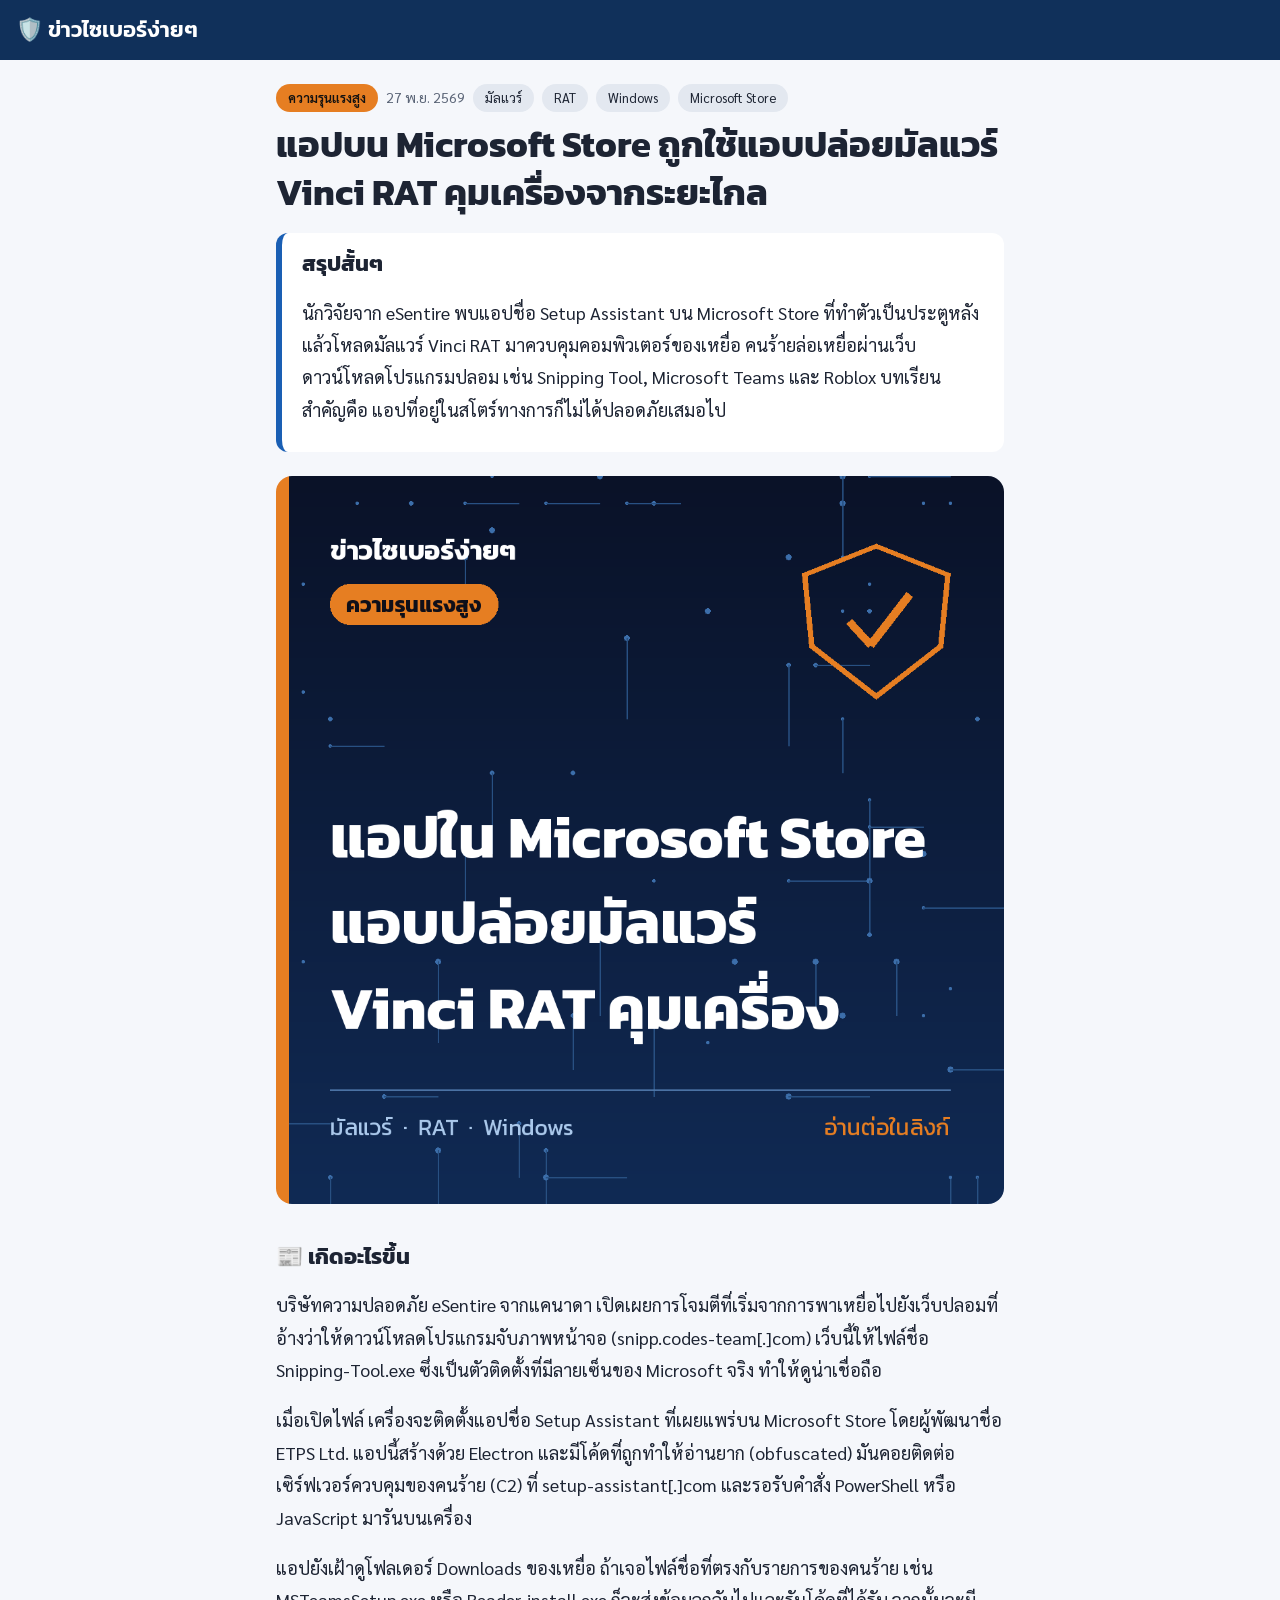
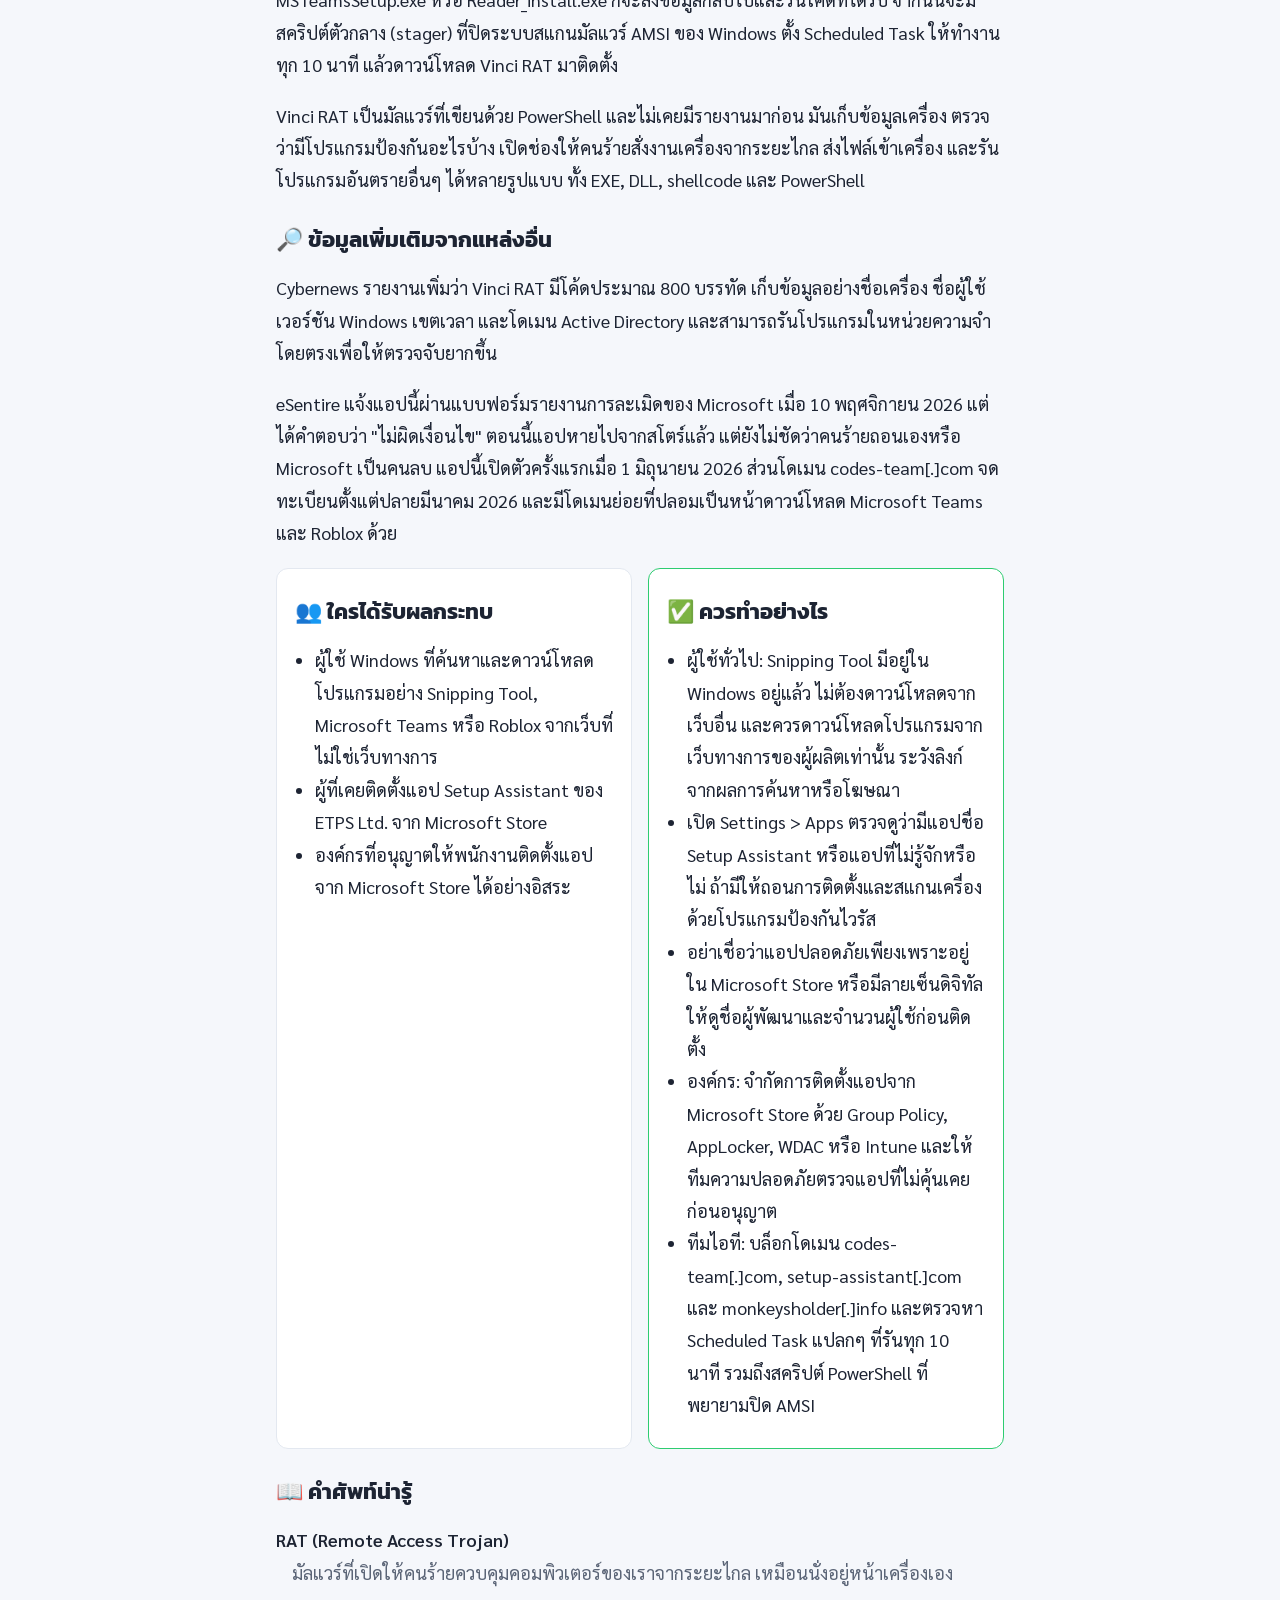
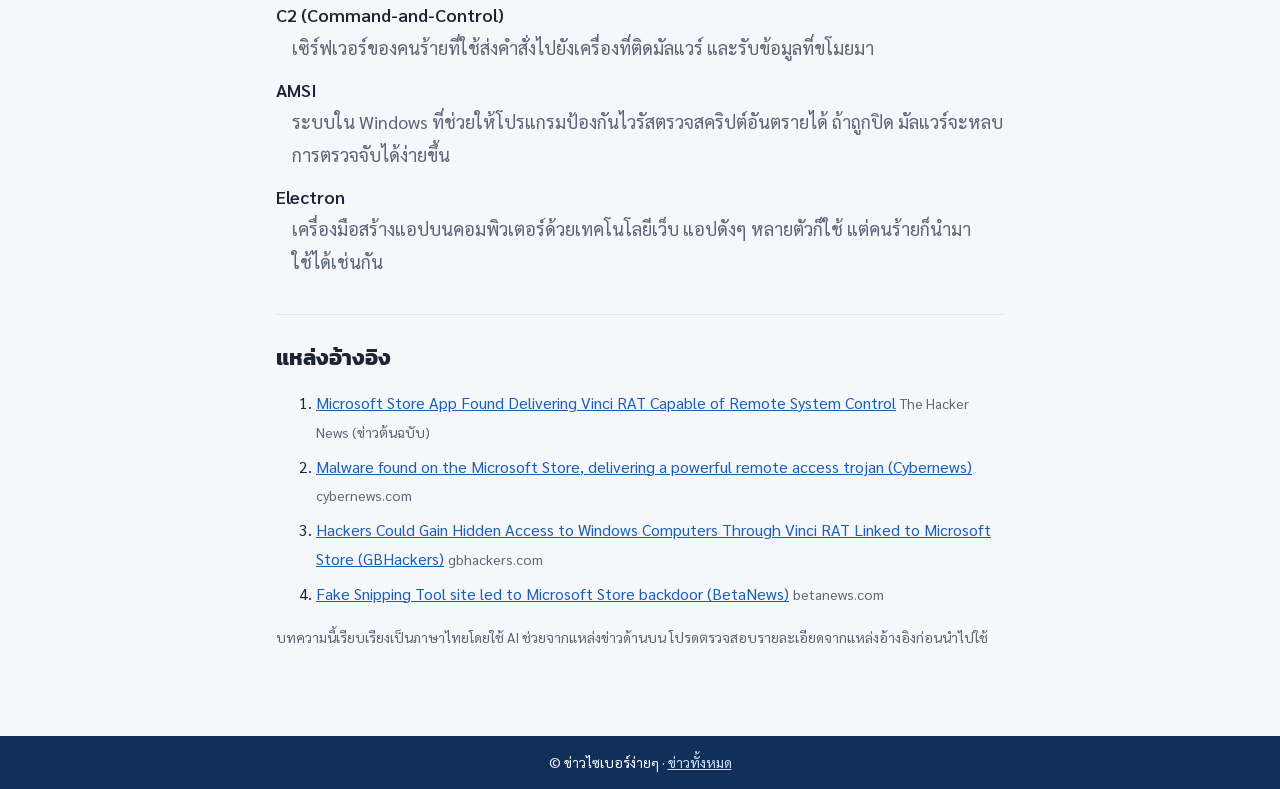
<file: docs/news/2026-11-microsoft-store-app-found-delivering.html>
<!doctype html>
<html lang="th">
<head>
<meta charset="utf-8">
<meta name="viewport" content="width=device-width, initial-scale=1">
<title>แอปบน Microsoft Store ถูกใช้แอบปล่อยมัลแวร์ Vinci RAT คุมเครื่องจากระยะไกล | ข่าวไซเบอร์ง่ายๆ</title>
<meta name="description" content="นักวิจัยจาก eSentire พบแอปชื่อ Setup Assistant บน Microsoft Store ที่ทำตัวเป็นประตูหลัง แล้วโหลดมัลแวร์ Vinci RAT มาควบคุมคอมพิวเตอร์ของเหยื่อ คนร้ายล่อเหยื่อผ่านเว็บดาวน์โหลดโปรแกรมปลอม เช่น Snipping Tool, Microsoft Teams และ Roblox บทเรียนสำคัญคือ แอปที่อยู่ในสโตร์ทางการก็ไม่ได้ปลอดภัยเสมอไป">
<meta property="og:type" content="article">
<meta property="og:title" content="แอปบน Microsoft Store ถูกใช้แอบปล่อยมัลแวร์ Vinci RAT คุมเครื่องจากระยะไกล">
<meta property="og:description" content="นักวิจัยจาก eSentire พบแอปชื่อ Setup Assistant บน Microsoft Store ที่ทำตัวเป็นประตูหลัง แล้วโหลดมัลแวร์ Vinci RAT มาควบคุมคอมพิวเตอร์ของเหยื่อ คนร้ายล่อเหยื่อผ่านเว็บดาวน์โหลดโปรแกรมปลอม เช่น Snipping Tool, Microsoft Teams และ Roblox บทเรียนสำคัญคือ แอปที่อยู่ในสโตร์ทางการก็ไม่ได้ปลอดภัยเสมอไป">
<meta property="og:image" content="https://pakawatw.github.io/thai-cybersec-news/images/2026-11-microsoft-store-app-found-delivering.png">
<meta property="og:url" content="https://pakawatw.github.io/thai-cybersec-news/news/2026-11-microsoft-store-app-found-delivering.html">
<meta name="twitter:card" content="summary_large_image">
<link rel="preconnect" href="https://fonts.googleapis.com">
<link rel="preconnect" href="https://fonts.gstatic.com" crossorigin>
<link href="https://fonts.googleapis.com/css2?family=Kanit:wght@500;600&family=Sarabun:wght@400;600&display=swap" rel="stylesheet">
<link rel="stylesheet" href="../style.css">
</head>
<body>
<header class="site"><a href="../index.html" class="brand">🛡️ ข่าวไซเบอร์ง่ายๆ</a></header>
<main class="article">
  <div class="meta">
    <span class="sev sev-high">ความรุนแรงสูง</span>
    <span class="date">27 พ.ย. 2569</span>
    <span class="tag">มัลแวร์</span><span class="tag">RAT</span><span class="tag">Windows</span><span class="tag">Microsoft Store</span>
  </div>
  <h1>แอปบน Microsoft Store ถูกใช้แอบปล่อยมัลแวร์ Vinci RAT คุมเครื่องจากระยะไกล</h1>

  <section class="tldr">
    <h2>สรุปสั้นๆ</h2>
    <p>นักวิจัยจาก eSentire พบแอปชื่อ Setup Assistant บน Microsoft Store ที่ทำตัวเป็นประตูหลัง แล้วโหลดมัลแวร์ Vinci RAT มาควบคุมคอมพิวเตอร์ของเหยื่อ คนร้ายล่อเหยื่อผ่านเว็บดาวน์โหลดโปรแกรมปลอม เช่น Snipping Tool, Microsoft Teams และ Roblox บทเรียนสำคัญคือ แอปที่อยู่ในสโตร์ทางการก็ไม่ได้ปลอดภัยเสมอไป</p>
  </section>

  <img class="card" src="../images/2026-11-microsoft-store-app-found-delivering.png" alt="แอปบน Microsoft Store ถูกใช้แอบปล่อยมัลแวร์ Vinci RAT คุมเครื่องจากระยะไกล" width="1080" height="1080">

  <section>
    <h2>📰 เกิดอะไรขึ้น</h2>
    <p>บริษัทความปลอดภัย eSentire จากแคนาดา เปิดเผยการโจมตีที่เริ่มจากการพาเหยื่อไปยังเว็บปลอมที่อ้างว่าให้ดาวน์โหลดโปรแกรมจับภาพหน้าจอ (snipp.codes-team[.]com) เว็บนี้ให้ไฟล์ชื่อ Snipping-Tool.exe ซึ่งเป็นตัวติดตั้งที่มีลายเซ็นของ Microsoft จริง ทำให้ดูน่าเชื่อถือ</p><p>เมื่อเปิดไฟล์ เครื่องจะติดตั้งแอปชื่อ Setup Assistant ที่เผยแพร่บน Microsoft Store โดยผู้พัฒนาชื่อ ETPS Ltd. แอปนี้สร้างด้วย Electron และมีโค้ดที่ถูกทำให้อ่านยาก (obfuscated) มันคอยติดต่อเซิร์ฟเวอร์ควบคุมของคนร้าย (C2) ที่ setup-assistant[.]com และรอรับคำสั่ง PowerShell หรือ JavaScript มารันบนเครื่อง</p><p>แอปยังเฝ้าดูโฟลเดอร์ Downloads ของเหยื่อ ถ้าเจอไฟล์ชื่อที่ตรงกับรายการของคนร้าย เช่น MSTeamsSetup.exe หรือ Reader_install.exe ก็จะส่งข้อมูลกลับไปและรันโค้ดที่ได้รับ จากนั้นจะมีสคริปต์ตัวกลาง (stager) ที่ปิดระบบสแกนมัลแวร์ AMSI ของ Windows ตั้ง Scheduled Task ให้ทำงานทุก 10 นาที แล้วดาวน์โหลด Vinci RAT มาติดตั้ง</p><p>Vinci RAT เป็นมัลแวร์ที่เขียนด้วย PowerShell และไม่เคยมีรายงานมาก่อน มันเก็บข้อมูลเครื่อง ตรวจว่ามีโปรแกรมป้องกันอะไรบ้าง เปิดช่องให้คนร้ายสั่งงานเครื่องจากระยะไกล ส่งไฟล์เข้าเครื่อง และรันโปรแกรมอันตรายอื่นๆ ได้หลายรูปแบบ ทั้ง EXE, DLL, shellcode และ PowerShell</p>
  </section>

  
  <section>
    <h2>🔎 ข้อมูลเพิ่มเติมจากแหล่งอื่น</h2>
    <p>Cybernews รายงานเพิ่มว่า Vinci RAT มีโค้ดประมาณ 800 บรรทัด เก็บข้อมูลอย่างชื่อเครื่อง ชื่อผู้ใช้ เวอร์ชัน Windows เขตเวลา และโดเมน Active Directory และสามารถรันโปรแกรมในหน่วยความจำโดยตรงเพื่อให้ตรวจจับยากขึ้น</p><p>eSentire แจ้งแอปนี้ผ่านแบบฟอร์มรายงานการละเมิดของ Microsoft เมื่อ 10 พฤศจิกายน 2026 แต่ได้คำตอบว่า &#34;ไม่ผิดเงื่อนไข&#34; ตอนนี้แอปหายไปจากสโตร์แล้ว แต่ยังไม่ชัดว่าคนร้ายถอนเองหรือ Microsoft เป็นคนลบ แอปนี้เปิดตัวครั้งแรกเมื่อ 1 มิถุนายน 2026 ส่วนโดเมน codes-team[.]com จดทะเบียนตั้งแต่ปลายมีนาคม 2026 และมีโดเมนย่อยที่ปลอมเป็นหน้าดาวน์โหลด Microsoft Teams และ Roblox ด้วย</p>
  </section>
  

  <div class="two-col">
    <section class="box">
      <h2>👥 ใครได้รับผลกระทบ</h2>
      <ul><li>ผู้ใช้ Windows ที่ค้นหาและดาวน์โหลดโปรแกรมอย่าง Snipping Tool, Microsoft Teams หรือ Roblox จากเว็บที่ไม่ใช่เว็บทางการ</li><li>ผู้ที่เคยติดตั้งแอป Setup Assistant ของ ETPS Ltd. จาก Microsoft Store</li><li>องค์กรที่อนุญาตให้พนักงานติดตั้งแอปจาก Microsoft Store ได้อย่างอิสระ</li></ul>
    </section>
    <section class="box todo">
      <h2>✅ ควรทำอย่างไร</h2>
      <ul><li>ผู้ใช้ทั่วไป: Snipping Tool มีอยู่ใน Windows อยู่แล้ว ไม่ต้องดาวน์โหลดจากเว็บอื่น และควรดาวน์โหลดโปรแกรมจากเว็บทางการของผู้ผลิตเท่านั้น ระวังลิงก์จากผลการค้นหาหรือโฆษณา</li><li>เปิด Settings &gt; Apps ตรวจดูว่ามีแอปชื่อ Setup Assistant หรือแอปที่ไม่รู้จักหรือไม่ ถ้ามีให้ถอนการติดตั้งและสแกนเครื่องด้วยโปรแกรมป้องกันไวรัส</li><li>อย่าเชื่อว่าแอปปลอดภัยเพียงเพราะอยู่ใน Microsoft Store หรือมีลายเซ็นดิจิทัล ให้ดูชื่อผู้พัฒนาและจำนวนผู้ใช้ก่อนติดตั้ง</li><li>องค์กร: จำกัดการติดตั้งแอปจาก Microsoft Store ด้วย Group Policy, AppLocker, WDAC หรือ Intune และให้ทีมความปลอดภัยตรวจแอปที่ไม่คุ้นเคยก่อนอนุญาต</li><li>ทีมไอที: บล็อกโดเมน codes-team[.]com, setup-assistant[.]com และ monkeysholder[.]info และตรวจหา Scheduled Task แปลกๆ ที่รันทุก 10 นาที รวมถึงสคริปต์ PowerShell ที่พยายามปิด AMSI</li></ul>
    </section>
  </div>

  
  <section>
    <h2>📖 คำศัพท์น่ารู้</h2>
    <dl class="glossary">
      <dt>RAT (Remote Access Trojan)</dt><dd>มัลแวร์ที่เปิดให้คนร้ายควบคุมคอมพิวเตอร์ของเราจากระยะไกล เหมือนนั่งอยู่หน้าเครื่องเอง</dd><dt>C2 (Command-and-Control)</dt><dd>เซิร์ฟเวอร์ของคนร้ายที่ใช้ส่งคำสั่งไปยังเครื่องที่ติดมัลแวร์ และรับข้อมูลที่ขโมยมา</dd><dt>AMSI</dt><dd>ระบบใน Windows ที่ช่วยให้โปรแกรมป้องกันไวรัสตรวจสคริปต์อันตรายได้ ถ้าถูกปิด มัลแวร์จะหลบการตรวจจับได้ง่ายขึ้น</dd><dt>Electron</dt><dd>เครื่องมือสร้างแอปบนคอมพิวเตอร์ด้วยเทคโนโลยีเว็บ แอปดังๆ หลายตัวก็ใช้ แต่คนร้ายก็นำมาใช้ได้เช่นกัน</dd>
    </dl>
  </section>
  

  <section class="refs">
    <h2>แหล่งอ้างอิง</h2>
    <ol>
      <li><a href="https://thehackernews.com/2026/11/microsoft-store-app-found-delivering.html" rel="noopener" target="_blank">Microsoft Store App Found Delivering Vinci RAT Capable of Remote System Control</a> <span class="src">The Hacker News (ข่าวต้นฉบับ)</span></li>
      <li><a href="https://cybernews.com/security/malware-found-on-microsoft-store-vinci-rat-trojan/" rel="noopener" target="_blank">Malware found on the Microsoft Store, delivering a powerful remote access trojan (Cybernews)</a> <span class="src">cybernews.com</span></li><li><a href="https://gbhackers.com/vinci-rat-malware/" rel="noopener" target="_blank">Hackers Could Gain Hidden Access to Windows Computers Through Vinci RAT Linked to Microsoft Store (GBHackers)</a> <span class="src">gbhackers.com</span></li><li><a href="https://betanews.com/article/fake-snipping-tool-microsoft-store-backdoor/" rel="noopener" target="_blank">Fake Snipping Tool site led to Microsoft Store backdoor (BetaNews)</a> <span class="src">betanews.com</span></li>
    </ol>
    <p class="note">บทความนี้เรียบเรียงเป็นภาษาไทยโดยใช้ AI ช่วยจากแหล่งข่าวด้านบน โปรดตรวจสอบรายละเอียดจากแหล่งอ้างอิงก่อนนำไปใช้</p>
  </section>
</main>
<footer class="site">© ข่าวไซเบอร์ง่ายๆ · <a href="../index.html">ข่าวทั้งหมด</a></footer>
</body>
</html>
</file>
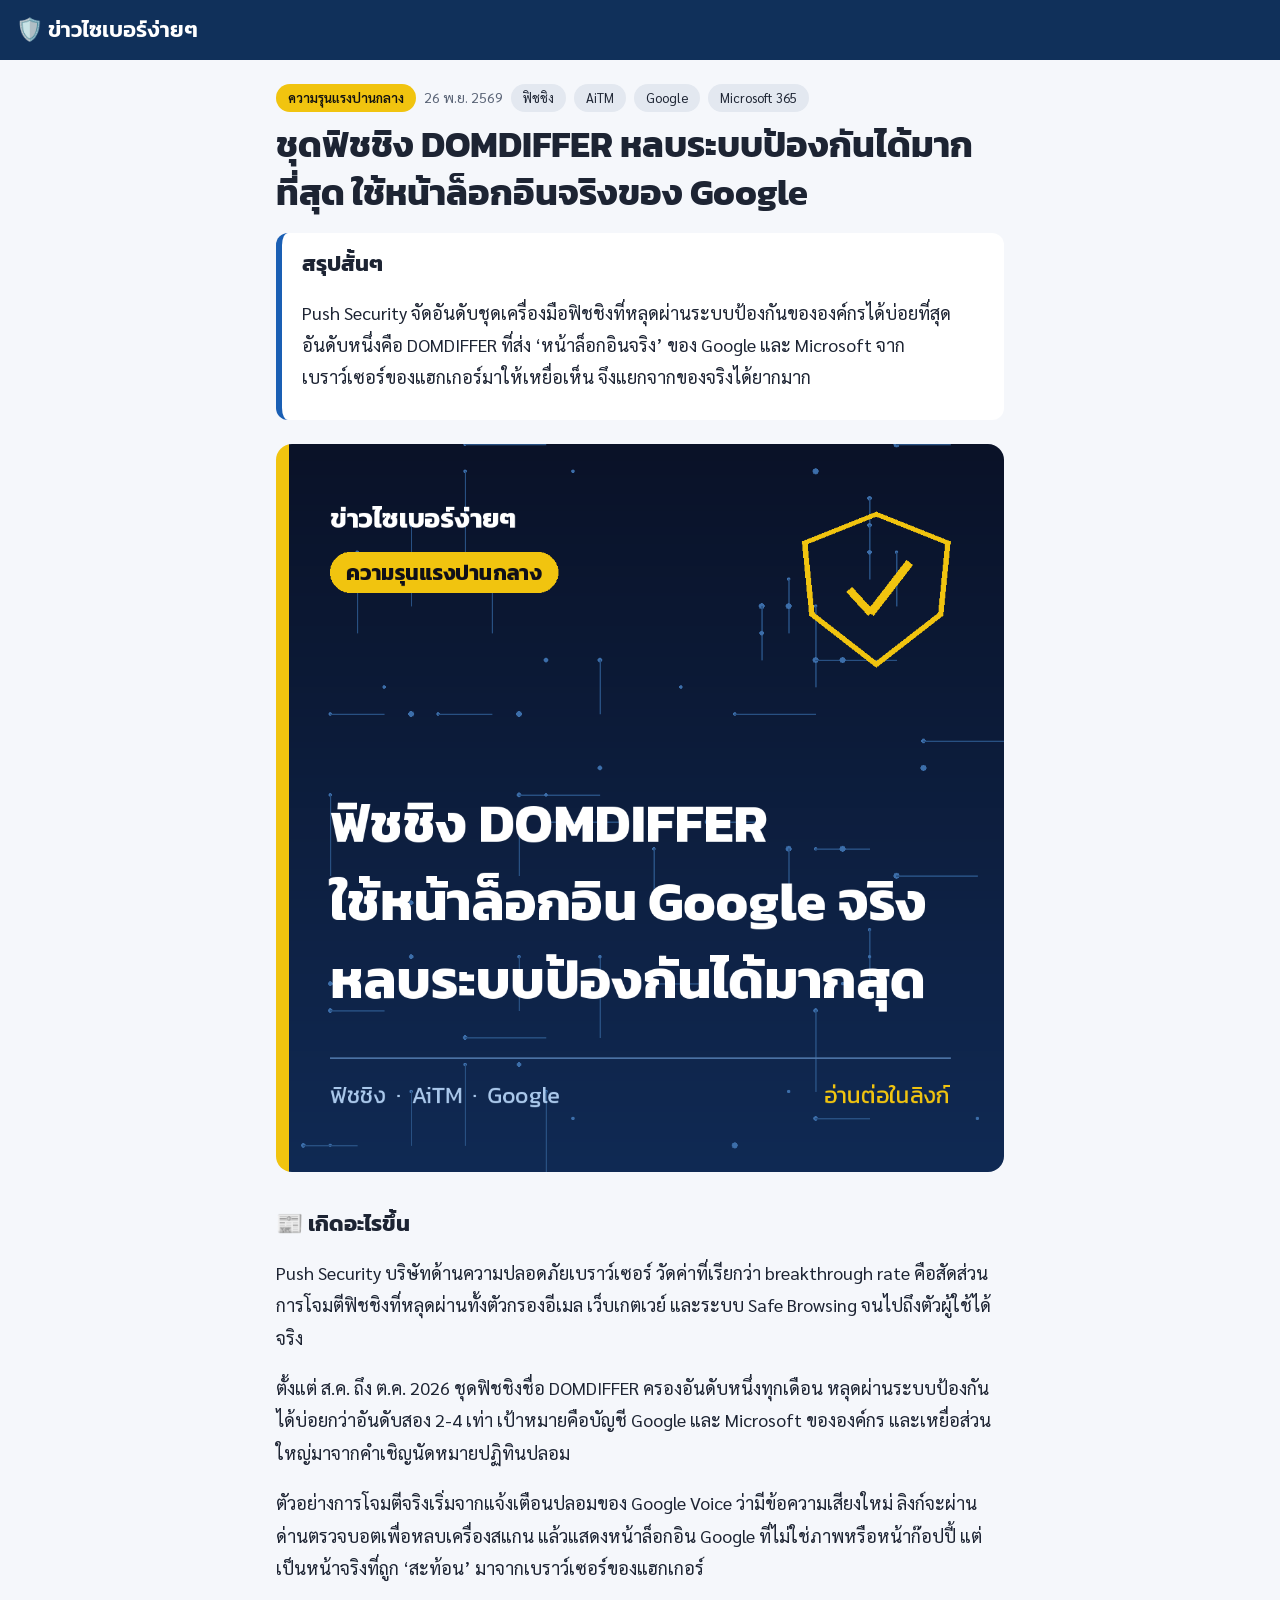
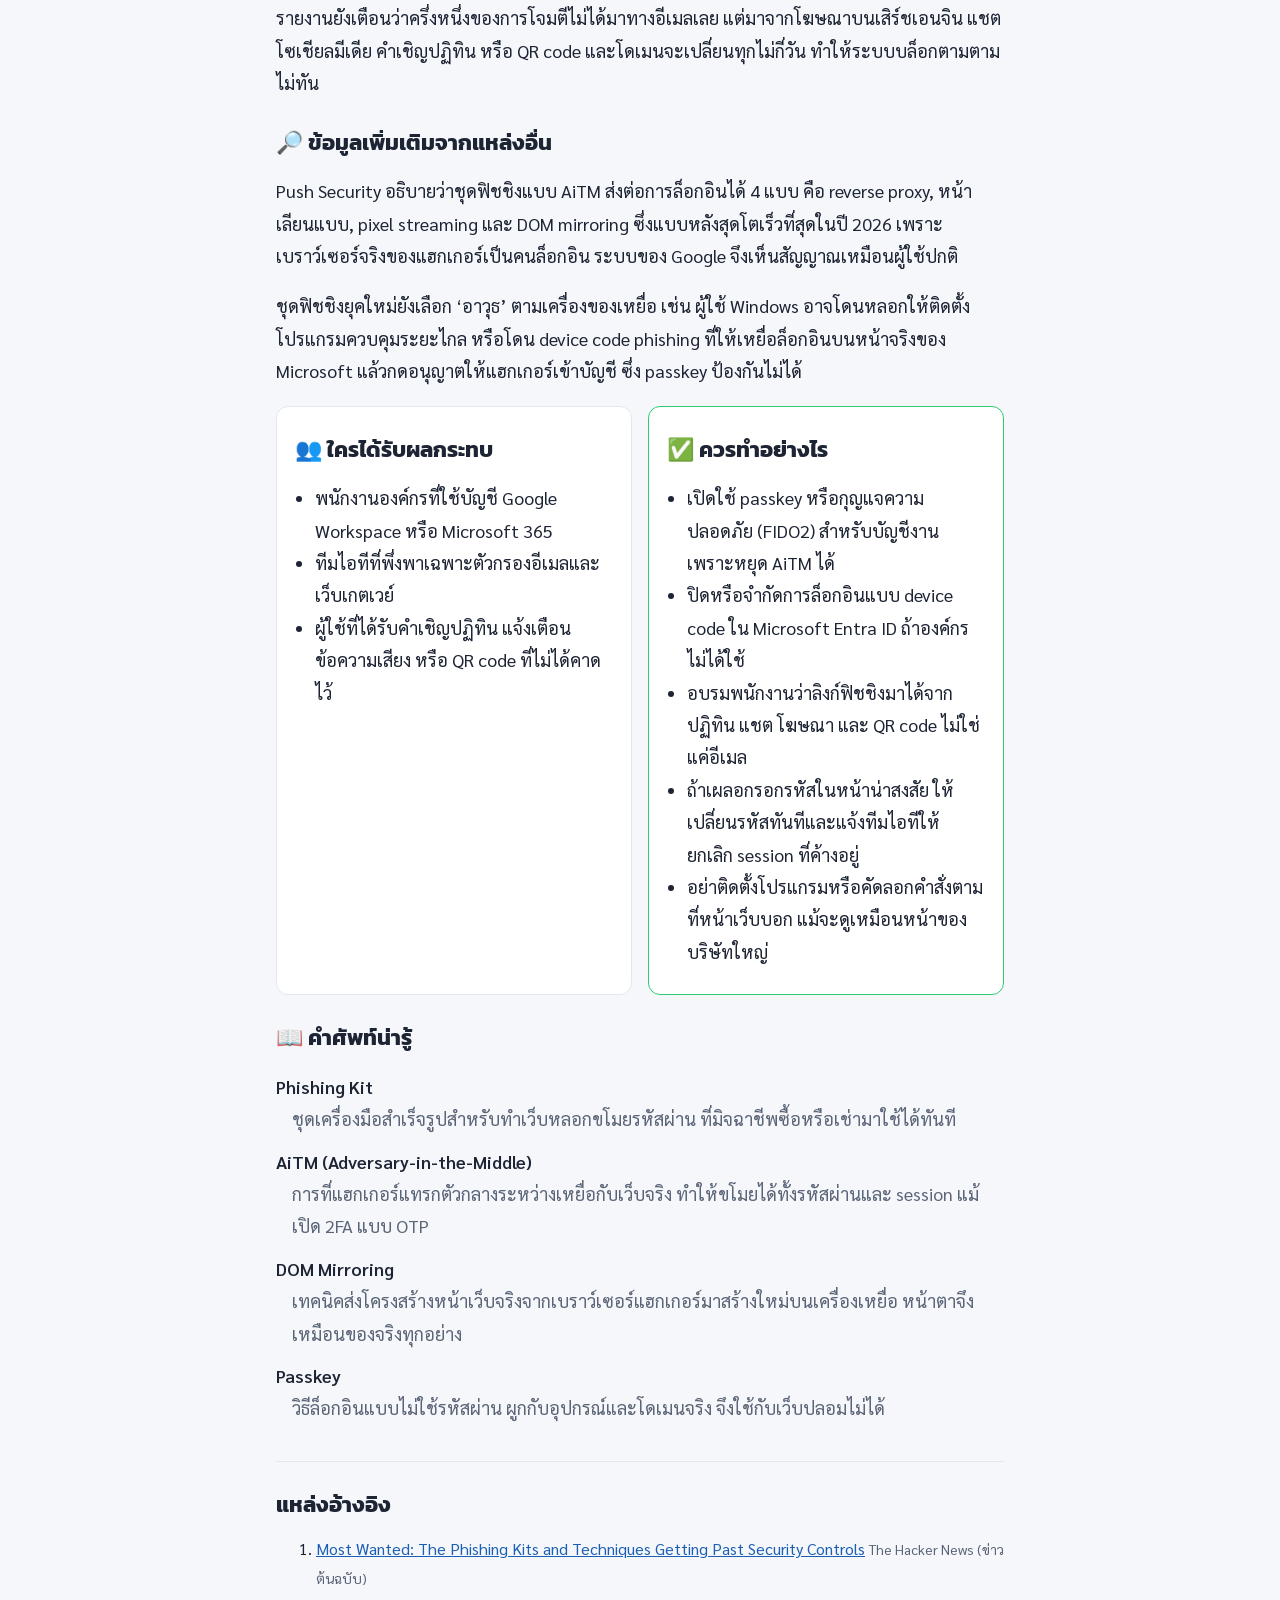
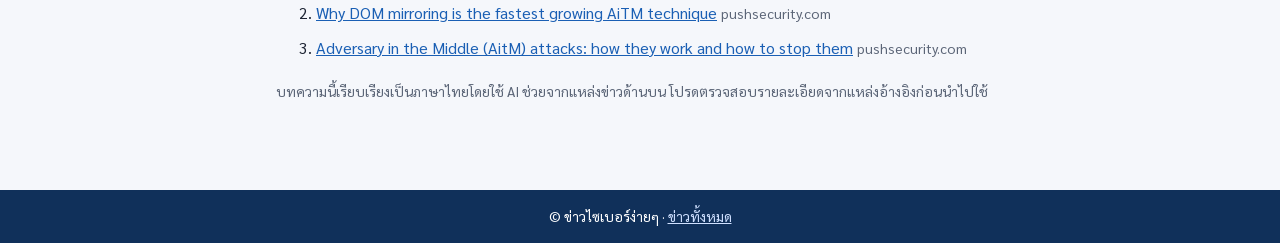
<file: docs/news/2026-11-most-wanted-phishing-kits-and.html>
<!doctype html>
<html lang="th">
<head>
<meta charset="utf-8">
<meta name="viewport" content="width=device-width, initial-scale=1">
<title>ชุดฟิชชิง DOMDIFFER หลบระบบป้องกันได้มากที่สุด ใช้หน้าล็อกอินจริงของ Google | ข่าวไซเบอร์ง่ายๆ</title>
<meta name="description" content="Push Security จัดอันดับชุดเครื่องมือฟิชชิงที่หลุดผ่านระบบป้องกันขององค์กรได้บ่อยที่สุด อันดับหนึ่งคือ DOMDIFFER ที่ส่ง ‘หน้าล็อกอินจริง’ ของ Google และ Microsoft จากเบราว์เซอร์ของแฮกเกอร์มาให้เหยื่อเห็น จึงแยกจากของจริงได้ยากมาก">
<meta property="og:type" content="article">
<meta property="og:title" content="ชุดฟิชชิง DOMDIFFER หลบระบบป้องกันได้มากที่สุด ใช้หน้าล็อกอินจริงของ Google">
<meta property="og:description" content="Push Security จัดอันดับชุดเครื่องมือฟิชชิงที่หลุดผ่านระบบป้องกันขององค์กรได้บ่อยที่สุด อันดับหนึ่งคือ DOMDIFFER ที่ส่ง ‘หน้าล็อกอินจริง’ ของ Google และ Microsoft จากเบราว์เซอร์ของแฮกเกอร์มาให้เหยื่อเห็น จึงแยกจากของจริงได้ยากมาก">
<meta property="og:image" content="https://pakawatw.github.io/thai-cybersec-news/images/2026-11-most-wanted-phishing-kits-and.png">
<meta property="og:url" content="https://pakawatw.github.io/thai-cybersec-news/news/2026-11-most-wanted-phishing-kits-and.html">
<meta name="twitter:card" content="summary_large_image">
<link rel="preconnect" href="https://fonts.googleapis.com">
<link rel="preconnect" href="https://fonts.gstatic.com" crossorigin>
<link href="https://fonts.googleapis.com/css2?family=Kanit:wght@500;600&family=Sarabun:wght@400;600&display=swap" rel="stylesheet">
<link rel="stylesheet" href="../style.css">
</head>
<body>
<header class="site"><a href="../index.html" class="brand">🛡️ ข่าวไซเบอร์ง่ายๆ</a></header>
<main class="article">
  <div class="meta">
    <span class="sev sev-medium">ความรุนแรงปานกลาง</span>
    <span class="date">26 พ.ย. 2569</span>
    <span class="tag">ฟิชชิง</span><span class="tag">AiTM</span><span class="tag">Google</span><span class="tag">Microsoft 365</span>
  </div>
  <h1>ชุดฟิชชิง DOMDIFFER หลบระบบป้องกันได้มากที่สุด ใช้หน้าล็อกอินจริงของ Google</h1>

  <section class="tldr">
    <h2>สรุปสั้นๆ</h2>
    <p>Push Security จัดอันดับชุดเครื่องมือฟิชชิงที่หลุดผ่านระบบป้องกันขององค์กรได้บ่อยที่สุด อันดับหนึ่งคือ DOMDIFFER ที่ส่ง ‘หน้าล็อกอินจริง’ ของ Google และ Microsoft จากเบราว์เซอร์ของแฮกเกอร์มาให้เหยื่อเห็น จึงแยกจากของจริงได้ยากมาก</p>
  </section>

  <img class="card" src="../images/2026-11-most-wanted-phishing-kits-and.png" alt="ชุดฟิชชิง DOMDIFFER หลบระบบป้องกันได้มากที่สุด ใช้หน้าล็อกอินจริงของ Google" width="1080" height="1080">

  <section>
    <h2>📰 เกิดอะไรขึ้น</h2>
    <p>Push Security บริษัทด้านความปลอดภัยเบราว์เซอร์ วัดค่าที่เรียกว่า breakthrough rate คือสัดส่วนการโจมตีฟิชชิงที่หลุดผ่านทั้งตัวกรองอีเมล เว็บเกตเวย์ และระบบ Safe Browsing จนไปถึงตัวผู้ใช้ได้จริง</p><p>ตั้งแต่ ส.ค. ถึง ต.ค. 2026 ชุดฟิชชิงชื่อ DOMDIFFER ครองอันดับหนึ่งทุกเดือน หลุดผ่านระบบป้องกันได้บ่อยกว่าอันดับสอง 2-4 เท่า เป้าหมายคือบัญชี Google และ Microsoft ขององค์กร และเหยื่อส่วนใหญ่มาจากคำเชิญนัดหมายปฏิทินปลอม</p><p>ตัวอย่างการโจมตีจริงเริ่มจากแจ้งเตือนปลอมของ Google Voice ว่ามีข้อความเสียงใหม่ ลิงก์จะผ่านด่านตรวจบอตเพื่อหลบเครื่องสแกน แล้วแสดงหน้าล็อกอิน Google ที่ไม่ใช่ภาพหรือหน้าก๊อปปี้ แต่เป็นหน้าจริงที่ถูก ‘สะท้อน’ มาจากเบราว์เซอร์ของแฮกเกอร์</p><p>รายงานยังเตือนว่าครึ่งหนึ่งของการโจมตีไม่ได้มาทางอีเมลเลย แต่มาจากโฆษณาบนเสิร์ชเอนจิน แชต โซเชียลมีเดีย คำเชิญปฏิทิน หรือ QR code และโดเมนจะเปลี่ยนทุกไม่กี่วัน ทำให้ระบบบล็อกตามตามไม่ทัน</p>
  </section>

  
  <section>
    <h2>🔎 ข้อมูลเพิ่มเติมจากแหล่งอื่น</h2>
    <p>Push Security อธิบายว่าชุดฟิชชิงแบบ AiTM ส่งต่อการล็อกอินได้ 4 แบบ คือ reverse proxy, หน้าเลียนแบบ, pixel streaming และ DOM mirroring ซึ่งแบบหลังสุดโตเร็วที่สุดในปี 2026 เพราะเบราว์เซอร์จริงของแฮกเกอร์เป็นคนล็อกอิน ระบบของ Google จึงเห็นสัญญาณเหมือนผู้ใช้ปกติ</p><p>ชุดฟิชชิงยุคใหม่ยังเลือก ‘อาวุธ’ ตามเครื่องของเหยื่อ เช่น ผู้ใช้ Windows อาจโดนหลอกให้ติดตั้งโปรแกรมควบคุมระยะไกล หรือโดน device code phishing ที่ให้เหยื่อล็อกอินบนหน้าจริงของ Microsoft แล้วกดอนุญาตให้แฮกเกอร์เข้าบัญชี ซึ่ง passkey ป้องกันไม่ได้</p>
  </section>
  

  <div class="two-col">
    <section class="box">
      <h2>👥 ใครได้รับผลกระทบ</h2>
      <ul><li>พนักงานองค์กรที่ใช้บัญชี Google Workspace หรือ Microsoft 365</li><li>ทีมไอทีที่พึ่งพาเฉพาะตัวกรองอีเมลและเว็บเกตเวย์</li><li>ผู้ใช้ที่ได้รับคำเชิญปฏิทิน แจ้งเตือนข้อความเสียง หรือ QR code ที่ไม่ได้คาดไว้</li></ul>
    </section>
    <section class="box todo">
      <h2>✅ ควรทำอย่างไร</h2>
      <ul><li>เปิดใช้ passkey หรือกุญแจความปลอดภัย (FIDO2) สำหรับบัญชีงาน เพราะหยุด AiTM ได้</li><li>ปิดหรือจำกัดการล็อกอินแบบ device code ใน Microsoft Entra ID ถ้าองค์กรไม่ได้ใช้</li><li>อบรมพนักงานว่าลิงก์ฟิชชิงมาได้จากปฏิทิน แชต โฆษณา และ QR code ไม่ใช่แค่อีเมล</li><li>ถ้าเผลอกรอกรหัสในหน้าน่าสงสัย ให้เปลี่ยนรหัสทันทีและแจ้งทีมไอทีให้ยกเลิก session ที่ค้างอยู่</li><li>อย่าติดตั้งโปรแกรมหรือคัดลอกคำสั่งตามที่หน้าเว็บบอก แม้จะดูเหมือนหน้าของบริษัทใหญ่</li></ul>
    </section>
  </div>

  
  <section>
    <h2>📖 คำศัพท์น่ารู้</h2>
    <dl class="glossary">
      <dt>Phishing Kit</dt><dd>ชุดเครื่องมือสำเร็จรูปสำหรับทำเว็บหลอกขโมยรหัสผ่าน ที่มิจฉาชีพซื้อหรือเช่ามาใช้ได้ทันที</dd><dt>AiTM (Adversary-in-the-Middle)</dt><dd>การที่แฮกเกอร์แทรกตัวกลางระหว่างเหยื่อกับเว็บจริง ทำให้ขโมยได้ทั้งรหัสผ่านและ session แม้เปิด 2FA แบบ OTP</dd><dt>DOM Mirroring</dt><dd>เทคนิคส่งโครงสร้างหน้าเว็บจริงจากเบราว์เซอร์แฮกเกอร์มาสร้างใหม่บนเครื่องเหยื่อ หน้าตาจึงเหมือนของจริงทุกอย่าง</dd><dt>Passkey</dt><dd>วิธีล็อกอินแบบไม่ใช้รหัสผ่าน ผูกกับอุปกรณ์และโดเมนจริง จึงใช้กับเว็บปลอมไม่ได้</dd>
    </dl>
  </section>
  

  <section class="refs">
    <h2>แหล่งอ้างอิง</h2>
    <ol>
      <li><a href="https://thehackernews.com/2026/11/most-wanted-phishing-kits-and.html" rel="noopener" target="_blank">Most Wanted: The Phishing Kits and Techniques Getting Past Security Controls</a> <span class="src">The Hacker News (ข่าวต้นฉบับ)</span></li>
      <li><a href="https://pushsecurity.com/blog/aitm-phishing-dom-mirroring" rel="noopener" target="_blank">Why DOM mirroring is the fastest growing AiTM technique</a> <span class="src">pushsecurity.com</span></li><li><a href="https://pushsecurity.com/solution/stop-browser-based-attacks/adversary-in-the-middle-attacks" rel="noopener" target="_blank">Adversary in the Middle (AitM) attacks: how they work and how to stop them</a> <span class="src">pushsecurity.com</span></li>
    </ol>
    <p class="note">บทความนี้เรียบเรียงเป็นภาษาไทยโดยใช้ AI ช่วยจากแหล่งข่าวด้านบน โปรดตรวจสอบรายละเอียดจากแหล่งอ้างอิงก่อนนำไปใช้</p>
  </section>
</main>
<footer class="site">© ข่าวไซเบอร์ง่ายๆ · <a href="../index.html">ข่าวทั้งหมด</a></footer>
</body>
</html>
</file>
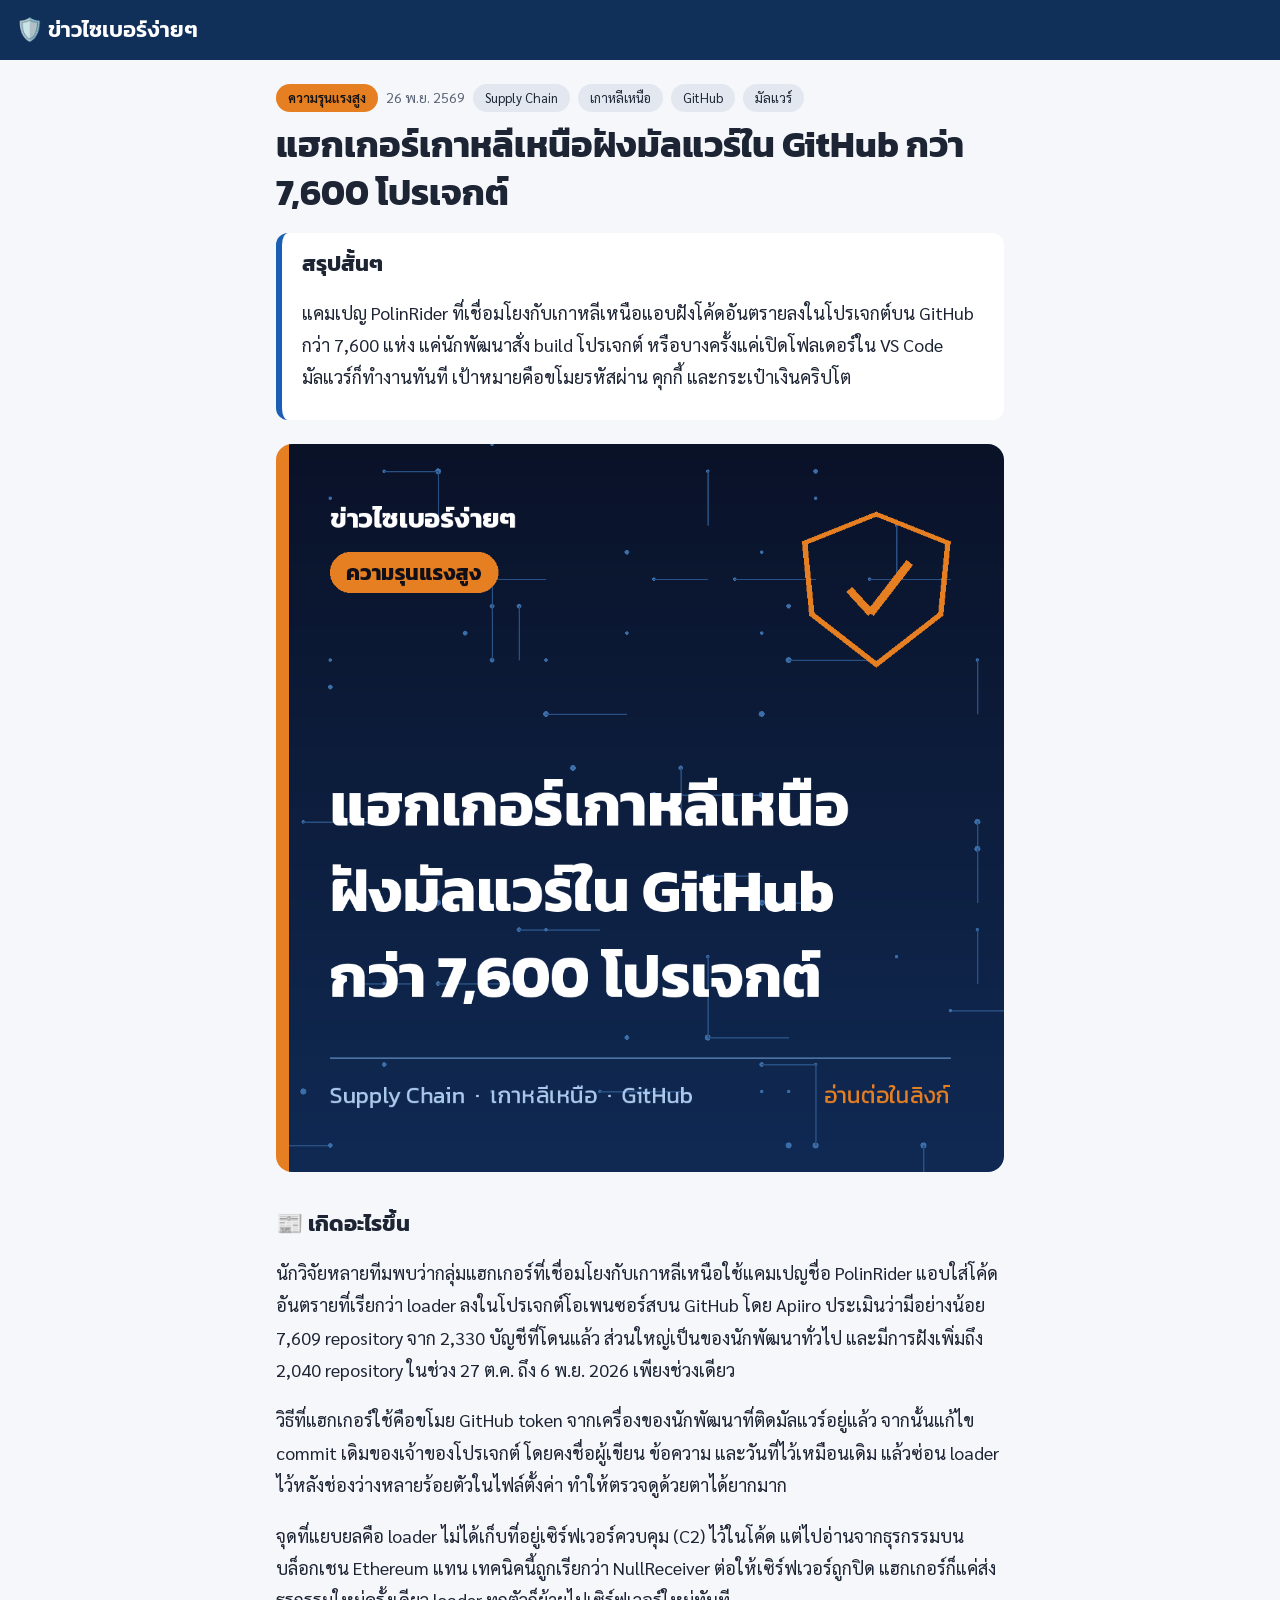
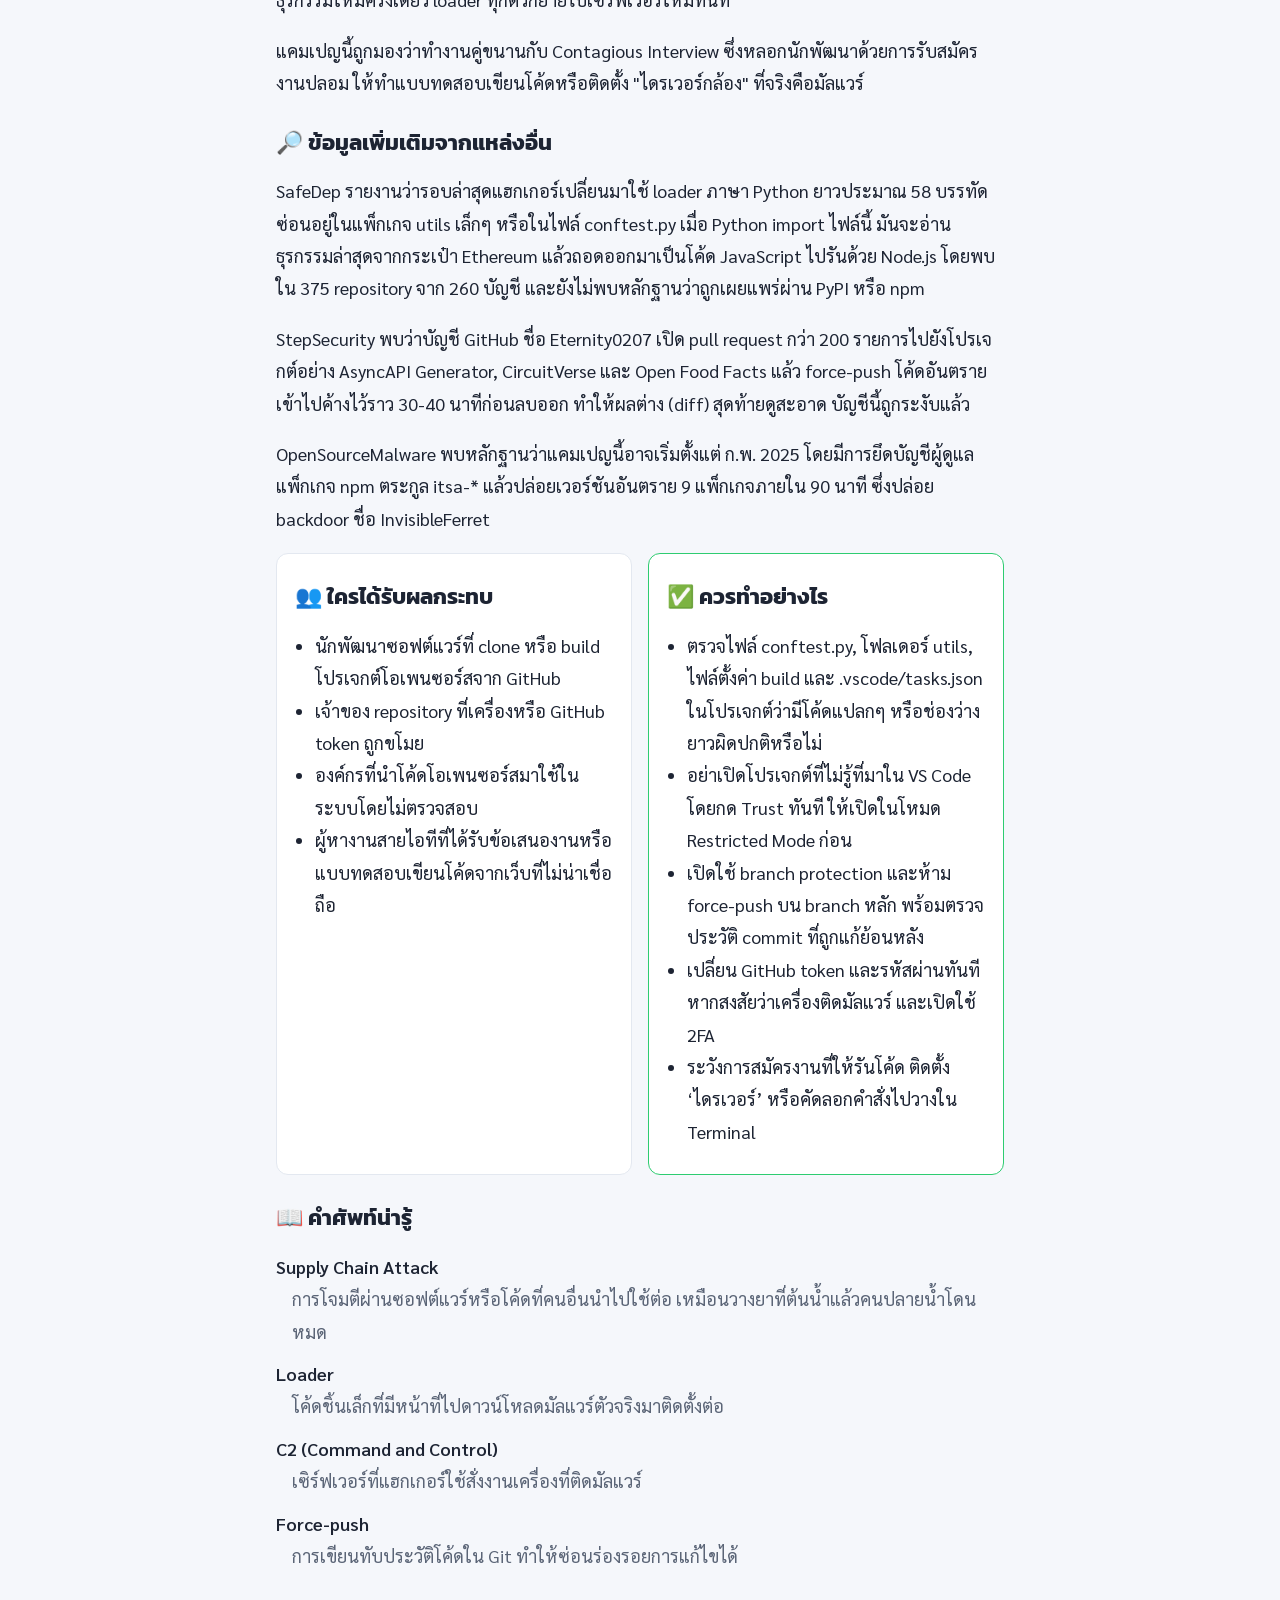
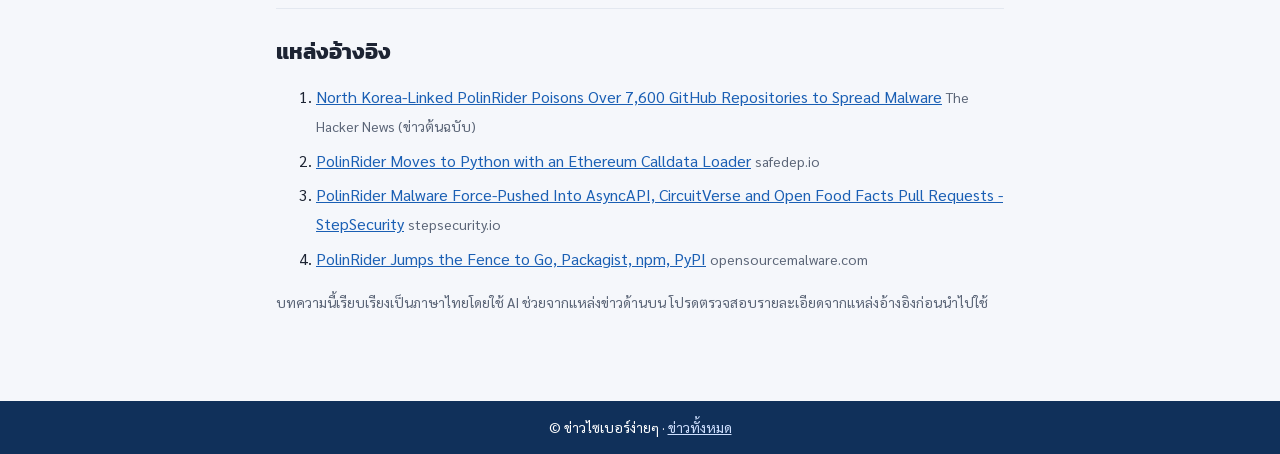
<file: docs/news/2026-11-north-korea-linked-polinrider-poisons.html>
<!doctype html>
<html lang="th">
<head>
<meta charset="utf-8">
<meta name="viewport" content="width=device-width, initial-scale=1">
<title>แฮกเกอร์เกาหลีเหนือฝังมัลแวร์ใน GitHub กว่า 7,600 โปรเจกต์ | ข่าวไซเบอร์ง่ายๆ</title>
<meta name="description" content="แคมเปญ PolinRider ที่เชื่อมโยงกับเกาหลีเหนือแอบฝังโค้ดอันตรายลงในโปรเจกต์บน GitHub กว่า 7,600 แห่ง แค่นักพัฒนาสั่ง build โปรเจกต์ หรือบางครั้งแค่เปิดโฟลเดอร์ใน VS Code มัลแวร์ก็ทำงานทันที เป้าหมายคือขโมยรหัสผ่าน คุกกี้ และกระเป๋าเงินคริปโต">
<meta property="og:type" content="article">
<meta property="og:title" content="แฮกเกอร์เกาหลีเหนือฝังมัลแวร์ใน GitHub กว่า 7,600 โปรเจกต์">
<meta property="og:description" content="แคมเปญ PolinRider ที่เชื่อมโยงกับเกาหลีเหนือแอบฝังโค้ดอันตรายลงในโปรเจกต์บน GitHub กว่า 7,600 แห่ง แค่นักพัฒนาสั่ง build โปรเจกต์ หรือบางครั้งแค่เปิดโฟลเดอร์ใน VS Code มัลแวร์ก็ทำงานทันที เป้าหมายคือขโมยรหัสผ่าน คุกกี้ และกระเป๋าเงินคริปโต">
<meta property="og:image" content="https://pakawatw.github.io/thai-cybersec-news/images/2026-11-north-korea-linked-polinrider-poisons.png">
<meta property="og:url" content="https://pakawatw.github.io/thai-cybersec-news/news/2026-11-north-korea-linked-polinrider-poisons.html">
<meta name="twitter:card" content="summary_large_image">
<link rel="preconnect" href="https://fonts.googleapis.com">
<link rel="preconnect" href="https://fonts.gstatic.com" crossorigin>
<link href="https://fonts.googleapis.com/css2?family=Kanit:wght@500;600&family=Sarabun:wght@400;600&display=swap" rel="stylesheet">
<link rel="stylesheet" href="../style.css">
</head>
<body>
<header class="site"><a href="../index.html" class="brand">🛡️ ข่าวไซเบอร์ง่ายๆ</a></header>
<main class="article">
  <div class="meta">
    <span class="sev sev-high">ความรุนแรงสูง</span>
    <span class="date">26 พ.ย. 2569</span>
    <span class="tag">Supply Chain</span><span class="tag">เกาหลีเหนือ</span><span class="tag">GitHub</span><span class="tag">มัลแวร์</span>
  </div>
  <h1>แฮกเกอร์เกาหลีเหนือฝังมัลแวร์ใน GitHub กว่า 7,600 โปรเจกต์</h1>

  <section class="tldr">
    <h2>สรุปสั้นๆ</h2>
    <p>แคมเปญ PolinRider ที่เชื่อมโยงกับเกาหลีเหนือแอบฝังโค้ดอันตรายลงในโปรเจกต์บน GitHub กว่า 7,600 แห่ง แค่นักพัฒนาสั่ง build โปรเจกต์ หรือบางครั้งแค่เปิดโฟลเดอร์ใน VS Code มัลแวร์ก็ทำงานทันที เป้าหมายคือขโมยรหัสผ่าน คุกกี้ และกระเป๋าเงินคริปโต</p>
  </section>

  <img class="card" src="../images/2026-11-north-korea-linked-polinrider-poisons.png" alt="แฮกเกอร์เกาหลีเหนือฝังมัลแวร์ใน GitHub กว่า 7,600 โปรเจกต์" width="1080" height="1080">

  <section>
    <h2>📰 เกิดอะไรขึ้น</h2>
    <p>นักวิจัยหลายทีมพบว่ากลุ่มแฮกเกอร์ที่เชื่อมโยงกับเกาหลีเหนือใช้แคมเปญชื่อ PolinRider แอบใส่โค้ดอันตรายที่เรียกว่า loader ลงในโปรเจกต์โอเพนซอร์สบน GitHub โดย Apiiro ประเมินว่ามีอย่างน้อย 7,609 repository จาก 2,330 บัญชีที่โดนแล้ว ส่วนใหญ่เป็นของนักพัฒนาทั่วไป และมีการฝังเพิ่มถึง 2,040 repository ในช่วง 27 ต.ค. ถึง 6 พ.ย. 2026 เพียงช่วงเดียว</p><p>วิธีที่แฮกเกอร์ใช้คือขโมย GitHub token จากเครื่องของนักพัฒนาที่ติดมัลแวร์อยู่แล้ว จากนั้นแก้ไข commit เดิมของเจ้าของโปรเจกต์ โดยคงชื่อผู้เขียน ข้อความ และวันที่ไว้เหมือนเดิม แล้วซ่อน loader ไว้หลังช่องว่างหลายร้อยตัวในไฟล์ตั้งค่า ทำให้ตรวจดูด้วยตาได้ยากมาก</p><p>จุดที่แยบยลคือ loader ไม่ได้เก็บที่อยู่เซิร์ฟเวอร์ควบคุม (C2) ไว้ในโค้ด แต่ไปอ่านจากธุรกรรมบนบล็อกเชน Ethereum แทน เทคนิคนี้ถูกเรียกว่า NullReceiver ต่อให้เซิร์ฟเวอร์ถูกปิด แฮกเกอร์ก็แค่ส่งธุรกรรมใหม่ครั้งเดียว loader ทุกตัวก็ย้ายไปเซิร์ฟเวอร์ใหม่ทันที</p><p>แคมเปญนี้ถูกมองว่าทำงานคู่ขนานกับ Contagious Interview ซึ่งหลอกนักพัฒนาด้วยการรับสมัครงานปลอม ให้ทำแบบทดสอบเขียนโค้ดหรือติดตั้ง &#34;ไดรเวอร์กล้อง&#34; ที่จริงคือมัลแวร์</p>
  </section>

  
  <section>
    <h2>🔎 ข้อมูลเพิ่มเติมจากแหล่งอื่น</h2>
    <p>SafeDep รายงานว่ารอบล่าสุดแฮกเกอร์เปลี่ยนมาใช้ loader ภาษา Python ยาวประมาณ 58 บรรทัด ซ่อนอยู่ในแพ็กเกจ utils เล็กๆ หรือในไฟล์ conftest.py เมื่อ Python import ไฟล์นี้ มันจะอ่านธุรกรรมล่าสุดจากกระเป๋า Ethereum แล้วถอดออกมาเป็นโค้ด JavaScript ไปรันด้วย Node.js โดยพบใน 375 repository จาก 260 บัญชี และยังไม่พบหลักฐานว่าถูกเผยแพร่ผ่าน PyPI หรือ npm</p><p>StepSecurity พบว่าบัญชี GitHub ชื่อ Eternity0207 เปิด pull request กว่า 200 รายการไปยังโปรเจกต์อย่าง AsyncAPI Generator, CircuitVerse และ Open Food Facts แล้ว force-push โค้ดอันตรายเข้าไปค้างไว้ราว 30-40 นาทีก่อนลบออก ทำให้ผลต่าง (diff) สุดท้ายดูสะอาด บัญชีนี้ถูกระงับแล้ว</p><p>OpenSourceMalware พบหลักฐานว่าแคมเปญนี้อาจเริ่มตั้งแต่ ก.พ. 2025 โดยมีการยึดบัญชีผู้ดูแลแพ็กเกจ npm ตระกูล itsa-* แล้วปล่อยเวอร์ชันอันตราย 9 แพ็กเกจภายใน 90 นาที ซึ่งปล่อย backdoor ชื่อ InvisibleFerret</p>
  </section>
  

  <div class="two-col">
    <section class="box">
      <h2>👥 ใครได้รับผลกระทบ</h2>
      <ul><li>นักพัฒนาซอฟต์แวร์ที่ clone หรือ build โปรเจกต์โอเพนซอร์สจาก GitHub</li><li>เจ้าของ repository ที่เครื่องหรือ GitHub token ถูกขโมย</li><li>องค์กรที่นำโค้ดโอเพนซอร์สมาใช้ในระบบโดยไม่ตรวจสอบ</li><li>ผู้หางานสายไอทีที่ได้รับข้อเสนองานหรือแบบทดสอบเขียนโค้ดจากเว็บที่ไม่น่าเชื่อถือ</li></ul>
    </section>
    <section class="box todo">
      <h2>✅ ควรทำอย่างไร</h2>
      <ul><li>ตรวจไฟล์ conftest.py, โฟลเดอร์ utils, ไฟล์ตั้งค่า build และ .vscode/tasks.json ในโปรเจกต์ว่ามีโค้ดแปลกๆ หรือช่องว่างยาวผิดปกติหรือไม่</li><li>อย่าเปิดโปรเจกต์ที่ไม่รู้ที่มาใน VS Code โดยกด Trust ทันที ให้เปิดในโหมด Restricted Mode ก่อน</li><li>เปิดใช้ branch protection และห้าม force-push บน branch หลัก พร้อมตรวจประวัติ commit ที่ถูกแก้ย้อนหลัง</li><li>เปลี่ยน GitHub token และรหัสผ่านทันทีหากสงสัยว่าเครื่องติดมัลแวร์ และเปิดใช้ 2FA</li><li>ระวังการสมัครงานที่ให้รันโค้ด ติดตั้ง ‘ไดรเวอร์’ หรือคัดลอกคำสั่งไปวางใน Terminal</li></ul>
    </section>
  </div>

  
  <section>
    <h2>📖 คำศัพท์น่ารู้</h2>
    <dl class="glossary">
      <dt>Supply Chain Attack</dt><dd>การโจมตีผ่านซอฟต์แวร์หรือโค้ดที่คนอื่นนำไปใช้ต่อ เหมือนวางยาที่ต้นน้ำแล้วคนปลายน้ำโดนหมด</dd><dt>Loader</dt><dd>โค้ดชิ้นเล็กที่มีหน้าที่ไปดาวน์โหลดมัลแวร์ตัวจริงมาติดตั้งต่อ</dd><dt>C2 (Command and Control)</dt><dd>เซิร์ฟเวอร์ที่แฮกเกอร์ใช้สั่งงานเครื่องที่ติดมัลแวร์</dd><dt>Force-push</dt><dd>การเขียนทับประวัติโค้ดใน Git ทำให้ซ่อนร่องรอยการแก้ไขได้</dd>
    </dl>
  </section>
  

  <section class="refs">
    <h2>แหล่งอ้างอิง</h2>
    <ol>
      <li><a href="https://thehackernews.com/2026/11/north-korea-linked-polinrider-poisons.html" rel="noopener" target="_blank">North Korea-Linked PolinRider Poisons Over 7,600 GitHub Repositories to Spread Malware</a> <span class="src">The Hacker News (ข่าวต้นฉบับ)</span></li>
      <li><a href="https://safedep.io/blog/polinrider-python-loader-ethereum-calldata" rel="noopener" target="_blank">PolinRider Moves to Python with an Ethereum Calldata Loader</a> <span class="src">safedep.io</span></li><li><a href="https://www.stepsecurity.io/blog/polinrider-malware-open-source-pull-requests" rel="noopener" target="_blank">PolinRider Malware Force-Pushed Into AsyncAPI, CircuitVerse and Open Food Facts Pull Requests - StepSecurity</a> <span class="src">stepsecurity.io</span></li><li><a href="https://opensourcemalware.com/blog/polinrider-jumps-the-fence" rel="noopener" target="_blank">PolinRider Jumps the Fence to Go, Packagist, npm, PyPI</a> <span class="src">opensourcemalware.com</span></li>
    </ol>
    <p class="note">บทความนี้เรียบเรียงเป็นภาษาไทยโดยใช้ AI ช่วยจากแหล่งข่าวด้านบน โปรดตรวจสอบรายละเอียดจากแหล่งอ้างอิงก่อนนำไปใช้</p>
  </section>
</main>
<footer class="site">© ข่าวไซเบอร์ง่ายๆ · <a href="../index.html">ข่าวทั้งหมด</a></footer>
</body>
</html>
</file>
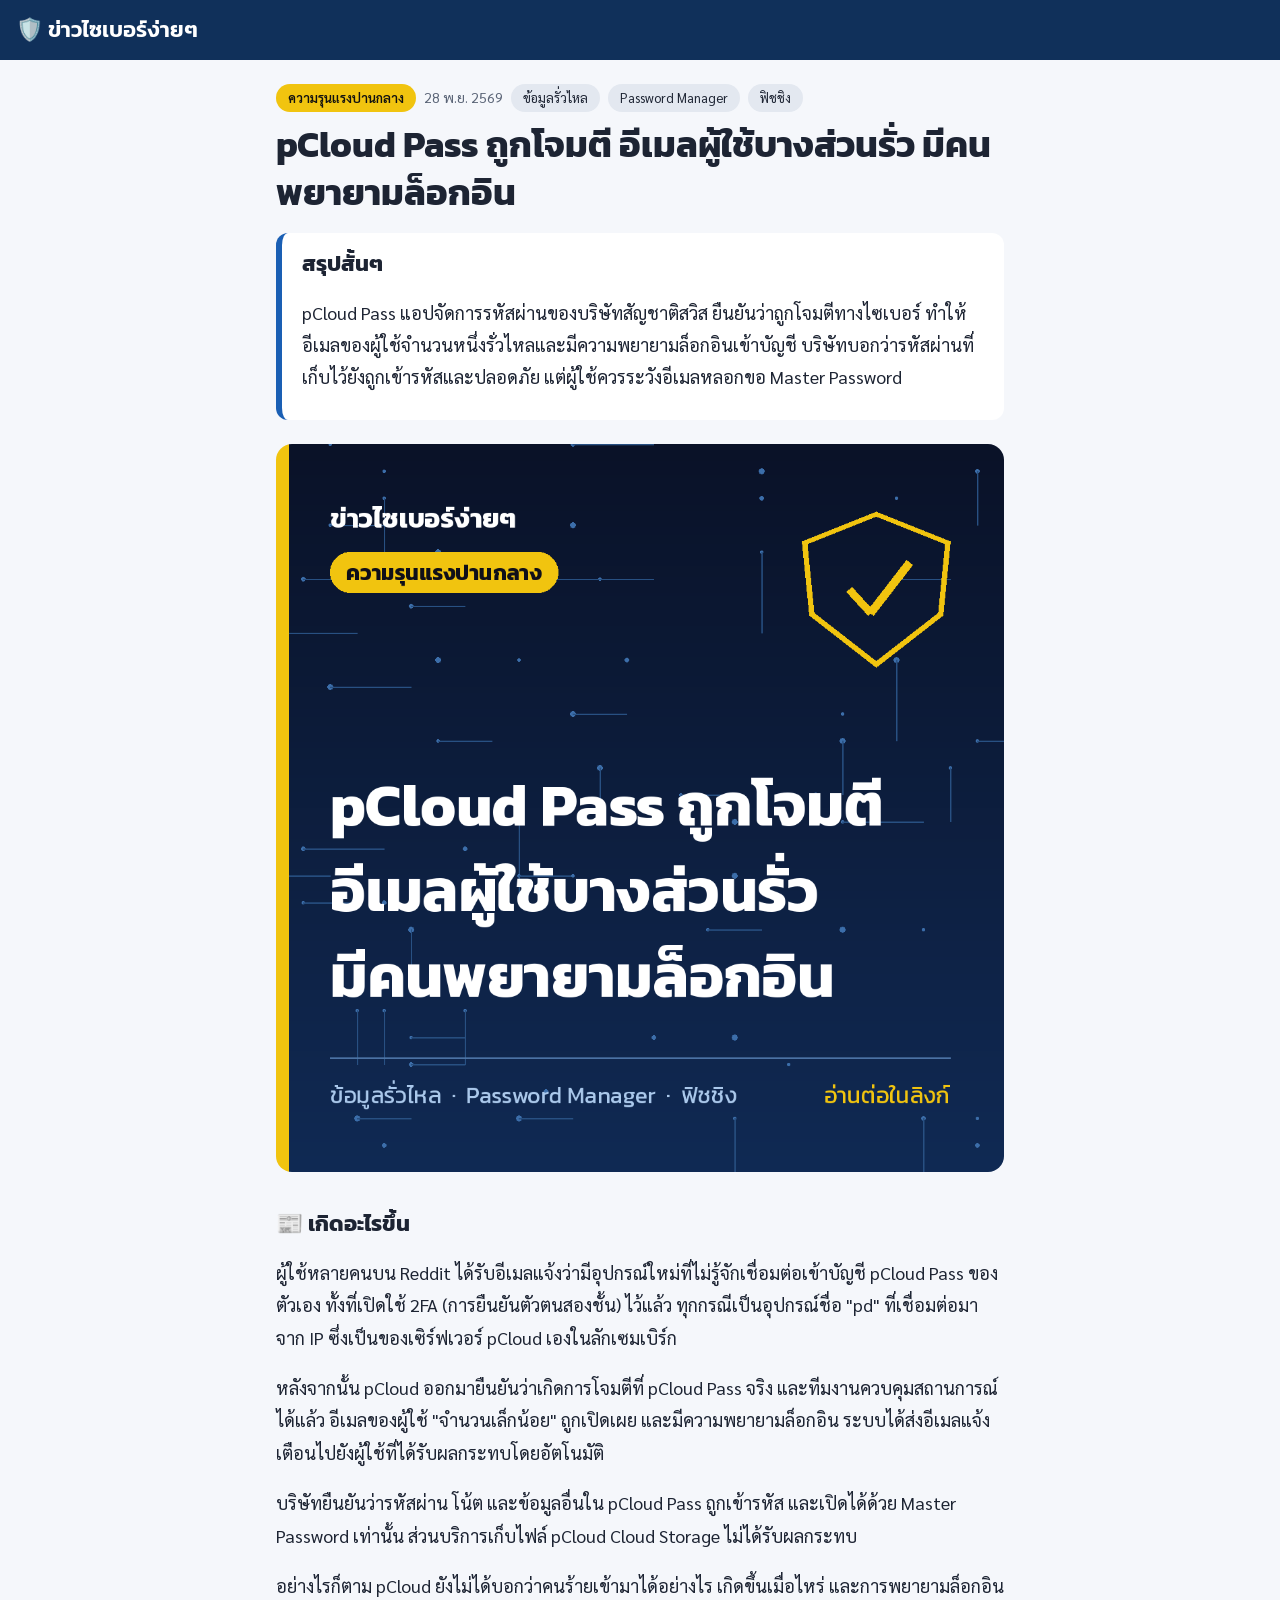
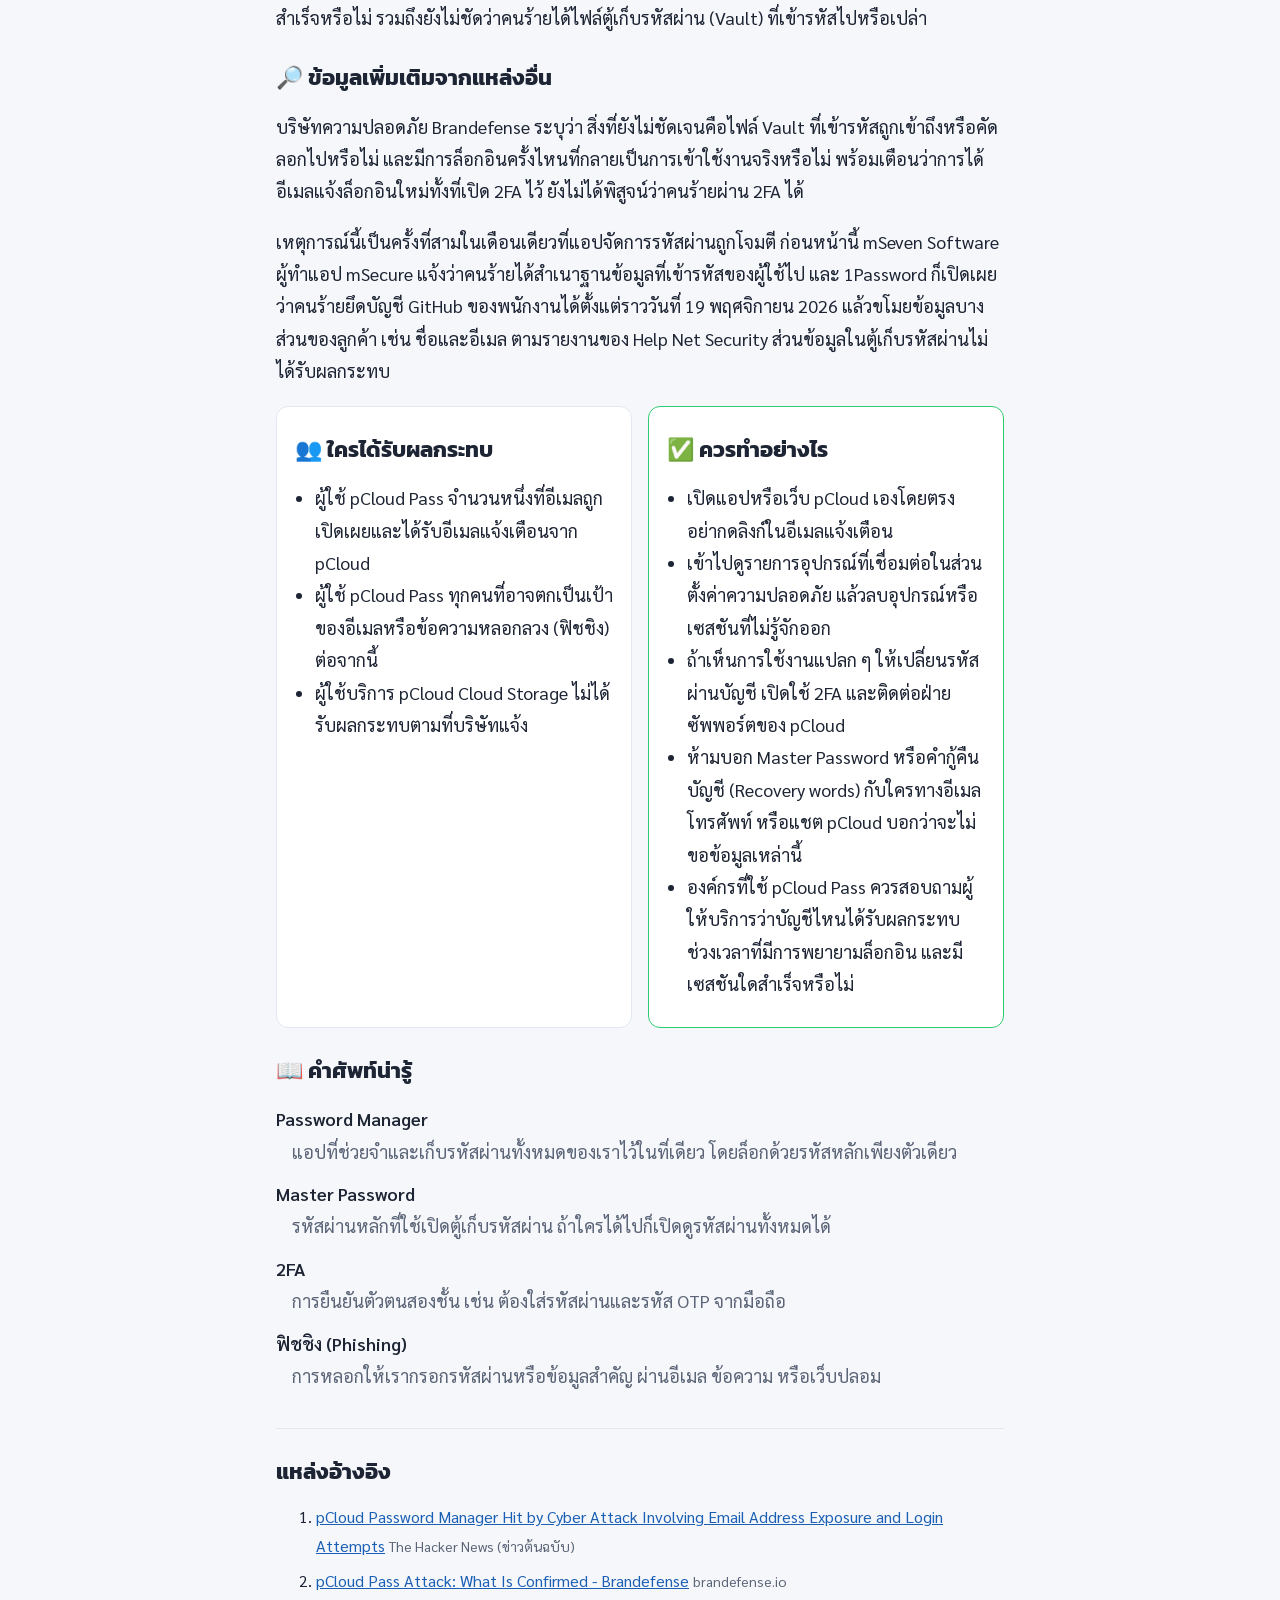
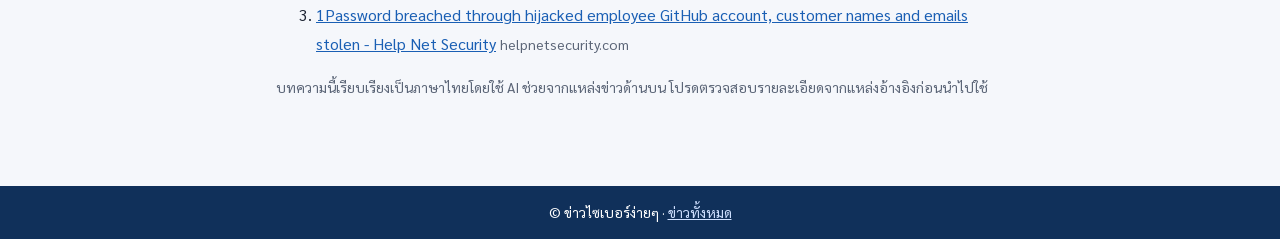
<file: docs/news/2026-11-pcloud-password-manager-hit-by-cyber.html>
<!doctype html>
<html lang="th">
<head>
<meta charset="utf-8">
<meta name="viewport" content="width=device-width, initial-scale=1">
<title>pCloud Pass ถูกโจมตี อีเมลผู้ใช้บางส่วนรั่ว มีคนพยายามล็อกอิน | ข่าวไซเบอร์ง่ายๆ</title>
<meta name="description" content="pCloud Pass แอปจัดการรหัสผ่านของบริษัทสัญชาติสวิส ยืนยันว่าถูกโจมตีทางไซเบอร์ ทำให้อีเมลของผู้ใช้จำนวนหนึ่งรั่วไหลและมีความพยายามล็อกอินเข้าบัญชี บริษัทบอกว่ารหัสผ่านที่เก็บไว้ยังถูกเข้ารหัสและปลอดภัย แต่ผู้ใช้ควรระวังอีเมลหลอกขอ Master Password">
<meta property="og:type" content="article">
<meta property="og:title" content="pCloud Pass ถูกโจมตี อีเมลผู้ใช้บางส่วนรั่ว มีคนพยายามล็อกอิน">
<meta property="og:description" content="pCloud Pass แอปจัดการรหัสผ่านของบริษัทสัญชาติสวิส ยืนยันว่าถูกโจมตีทางไซเบอร์ ทำให้อีเมลของผู้ใช้จำนวนหนึ่งรั่วไหลและมีความพยายามล็อกอินเข้าบัญชี บริษัทบอกว่ารหัสผ่านที่เก็บไว้ยังถูกเข้ารหัสและปลอดภัย แต่ผู้ใช้ควรระวังอีเมลหลอกขอ Master Password">
<meta property="og:image" content="https://pakawatw.github.io/thai-cybersec-news/images/2026-11-pcloud-password-manager-hit-by-cyber.png">
<meta property="og:url" content="https://pakawatw.github.io/thai-cybersec-news/news/2026-11-pcloud-password-manager-hit-by-cyber.html">
<meta name="twitter:card" content="summary_large_image">
<link rel="preconnect" href="https://fonts.googleapis.com">
<link rel="preconnect" href="https://fonts.gstatic.com" crossorigin>
<link href="https://fonts.googleapis.com/css2?family=Kanit:wght@500;600&family=Sarabun:wght@400;600&display=swap" rel="stylesheet">
<link rel="stylesheet" href="../style.css">
</head>
<body>
<header class="site"><a href="../index.html" class="brand">🛡️ ข่าวไซเบอร์ง่ายๆ</a></header>
<main class="article">
  <div class="meta">
    <span class="sev sev-medium">ความรุนแรงปานกลาง</span>
    <span class="date">28 พ.ย. 2569</span>
    <span class="tag">ข้อมูลรั่วไหล</span><span class="tag">Password Manager</span><span class="tag">ฟิชชิง</span>
  </div>
  <h1>pCloud Pass ถูกโจมตี อีเมลผู้ใช้บางส่วนรั่ว มีคนพยายามล็อกอิน</h1>

  <section class="tldr">
    <h2>สรุปสั้นๆ</h2>
    <p>pCloud Pass แอปจัดการรหัสผ่านของบริษัทสัญชาติสวิส ยืนยันว่าถูกโจมตีทางไซเบอร์ ทำให้อีเมลของผู้ใช้จำนวนหนึ่งรั่วไหลและมีความพยายามล็อกอินเข้าบัญชี บริษัทบอกว่ารหัสผ่านที่เก็บไว้ยังถูกเข้ารหัสและปลอดภัย แต่ผู้ใช้ควรระวังอีเมลหลอกขอ Master Password</p>
  </section>

  <img class="card" src="../images/2026-11-pcloud-password-manager-hit-by-cyber.png" alt="pCloud Pass ถูกโจมตี อีเมลผู้ใช้บางส่วนรั่ว มีคนพยายามล็อกอิน" width="1080" height="1080">

  <section>
    <h2>📰 เกิดอะไรขึ้น</h2>
    <p>ผู้ใช้หลายคนบน Reddit ได้รับอีเมลแจ้งว่ามีอุปกรณ์ใหม่ที่ไม่รู้จักเชื่อมต่อเข้าบัญชี pCloud Pass ของตัวเอง ทั้งที่เปิดใช้ 2FA (การยืนยันตัวตนสองชั้น) ไว้แล้ว ทุกกรณีเป็นอุปกรณ์ชื่อ &#34;pd&#34; ที่เชื่อมต่อมาจาก IP ซึ่งเป็นของเซิร์ฟเวอร์ pCloud เองในลักเซมเบิร์ก</p><p>หลังจากนั้น pCloud ออกมายืนยันว่าเกิดการโจมตีที่ pCloud Pass จริง และทีมงานควบคุมสถานการณ์ได้แล้ว อีเมลของผู้ใช้ &#34;จำนวนเล็กน้อย&#34; ถูกเปิดเผย และมีความพยายามล็อกอิน ระบบได้ส่งอีเมลแจ้งเตือนไปยังผู้ใช้ที่ได้รับผลกระทบโดยอัตโนมัติ</p><p>บริษัทยืนยันว่ารหัสผ่าน โน้ต และข้อมูลอื่นใน pCloud Pass ถูกเข้ารหัส และเปิดได้ด้วย Master Password เท่านั้น ส่วนบริการเก็บไฟล์ pCloud Cloud Storage ไม่ได้รับผลกระทบ</p><p>อย่างไรก็ตาม pCloud ยังไม่ได้บอกว่าคนร้ายเข้ามาได้อย่างไร เกิดขึ้นเมื่อไหร่ และการพยายามล็อกอินสำเร็จหรือไม่ รวมถึงยังไม่ชัดว่าคนร้ายได้ไฟล์ตู้เก็บรหัสผ่าน (Vault) ที่เข้ารหัสไปหรือเปล่า</p>
  </section>

  
  <section>
    <h2>🔎 ข้อมูลเพิ่มเติมจากแหล่งอื่น</h2>
    <p>บริษัทความปลอดภัย Brandefense ระบุว่า สิ่งที่ยังไม่ชัดเจนคือไฟล์ Vault ที่เข้ารหัสถูกเข้าถึงหรือคัดลอกไปหรือไม่ และมีการล็อกอินครั้งไหนที่กลายเป็นการเข้าใช้งานจริงหรือไม่ พร้อมเตือนว่าการได้อีเมลแจ้งล็อกอินใหม่ทั้งที่เปิด 2FA ไว้ ยังไม่ได้พิสูจน์ว่าคนร้ายผ่าน 2FA ได้</p><p>เหตุการณ์นี้เป็นครั้งที่สามในเดือนเดียวที่แอปจัดการรหัสผ่านถูกโจมตี ก่อนหน้านี้ mSeven Software ผู้ทำแอป mSecure แจ้งว่าคนร้ายได้สำเนาฐานข้อมูลที่เข้ารหัสของผู้ใช้ไป และ 1Password ก็เปิดเผยว่าคนร้ายยึดบัญชี GitHub ของพนักงานได้ตั้งแต่ราววันที่ 19 พฤศจิกายน 2026 แล้วขโมยข้อมูลบางส่วนของลูกค้า เช่น ชื่อและอีเมล ตามรายงานของ Help Net Security ส่วนข้อมูลในตู้เก็บรหัสผ่านไม่ได้รับผลกระทบ</p>
  </section>
  

  <div class="two-col">
    <section class="box">
      <h2>👥 ใครได้รับผลกระทบ</h2>
      <ul><li>ผู้ใช้ pCloud Pass จำนวนหนึ่งที่อีเมลถูกเปิดเผยและได้รับอีเมลแจ้งเตือนจาก pCloud</li><li>ผู้ใช้ pCloud Pass ทุกคนที่อาจตกเป็นเป้าของอีเมลหรือข้อความหลอกลวง (ฟิชชิง) ต่อจากนี้</li><li>ผู้ใช้บริการ pCloud Cloud Storage ไม่ได้รับผลกระทบตามที่บริษัทแจ้ง</li></ul>
    </section>
    <section class="box todo">
      <h2>✅ ควรทำอย่างไร</h2>
      <ul><li>เปิดแอปหรือเว็บ pCloud เองโดยตรง อย่ากดลิงก์ในอีเมลแจ้งเตือน</li><li>เข้าไปดูรายการอุปกรณ์ที่เชื่อมต่อในส่วนตั้งค่าความปลอดภัย แล้วลบอุปกรณ์หรือเซสชันที่ไม่รู้จักออก</li><li>ถ้าเห็นการใช้งานแปลก ๆ ให้เปลี่ยนรหัสผ่านบัญชี เปิดใช้ 2FA และติดต่อฝ่ายซัพพอร์ตของ pCloud</li><li>ห้ามบอก Master Password หรือคำกู้คืนบัญชี (Recovery words) กับใครทางอีเมล โทรศัพท์ หรือแชต pCloud บอกว่าจะไม่ขอข้อมูลเหล่านี้</li><li>องค์กรที่ใช้ pCloud Pass ควรสอบถามผู้ให้บริการว่าบัญชีไหนได้รับผลกระทบ ช่วงเวลาที่มีการพยายามล็อกอิน และมีเซสชันใดสำเร็จหรือไม่</li></ul>
    </section>
  </div>

  
  <section>
    <h2>📖 คำศัพท์น่ารู้</h2>
    <dl class="glossary">
      <dt>Password Manager</dt><dd>แอปที่ช่วยจำและเก็บรหัสผ่านทั้งหมดของเราไว้ในที่เดียว โดยล็อกด้วยรหัสหลักเพียงตัวเดียว</dd><dt>Master Password</dt><dd>รหัสผ่านหลักที่ใช้เปิดตู้เก็บรหัสผ่าน ถ้าใครได้ไปก็เปิดดูรหัสผ่านทั้งหมดได้</dd><dt>2FA</dt><dd>การยืนยันตัวตนสองชั้น เช่น ต้องใส่รหัสผ่านและรหัส OTP จากมือถือ</dd><dt>ฟิชชิง (Phishing)</dt><dd>การหลอกให้เรากรอกรหัสผ่านหรือข้อมูลสำคัญ ผ่านอีเมล ข้อความ หรือเว็บปลอม</dd>
    </dl>
  </section>
  

  <section class="refs">
    <h2>แหล่งอ้างอิง</h2>
    <ol>
      <li><a href="https://thehackernews.com/2026/11/pcloud-password-manager-hit-by-cyber.html" rel="noopener" target="_blank">pCloud Password Manager Hit by Cyber Attack Involving Email Address Exposure and Login Attempts</a> <span class="src">The Hacker News (ข่าวต้นฉบับ)</span></li>
      <li><a href="https://brandefense.io/security-news/pcloud-pass-attack-explained/" rel="noopener" target="_blank">pCloud Pass Attack: What Is Confirmed - Brandefense</a> <span class="src">brandefense.io</span></li><li><a href="https://www.helpnetsecurity.com/2026/11/26/1password-breach-github-customer-records/" rel="noopener" target="_blank">1Password breached through hijacked employee GitHub account, customer names and emails stolen - Help Net Security</a> <span class="src">helpnetsecurity.com</span></li>
    </ol>
    <p class="note">บทความนี้เรียบเรียงเป็นภาษาไทยโดยใช้ AI ช่วยจากแหล่งข่าวด้านบน โปรดตรวจสอบรายละเอียดจากแหล่งอ้างอิงก่อนนำไปใช้</p>
  </section>
</main>
<footer class="site">© ข่าวไซเบอร์ง่ายๆ · <a href="../index.html">ข่าวทั้งหมด</a></footer>
</body>
</html>
</file>
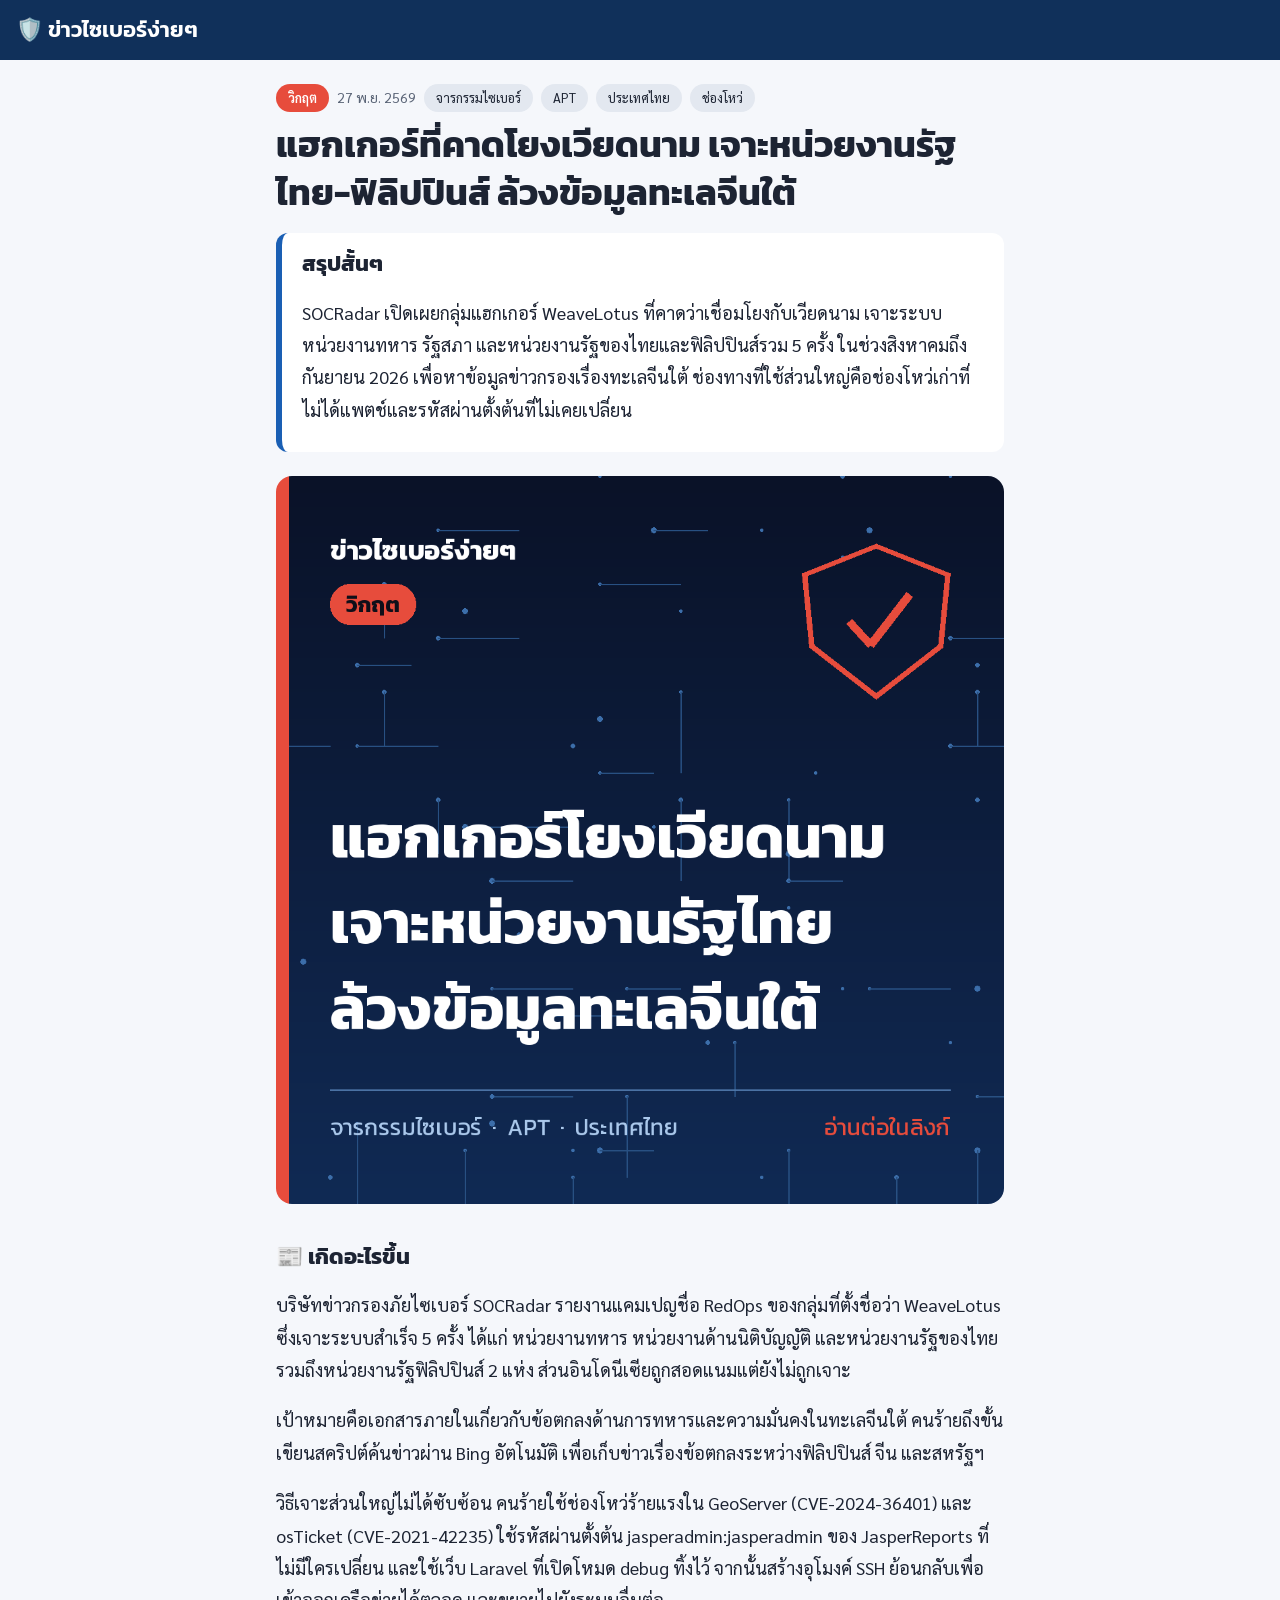
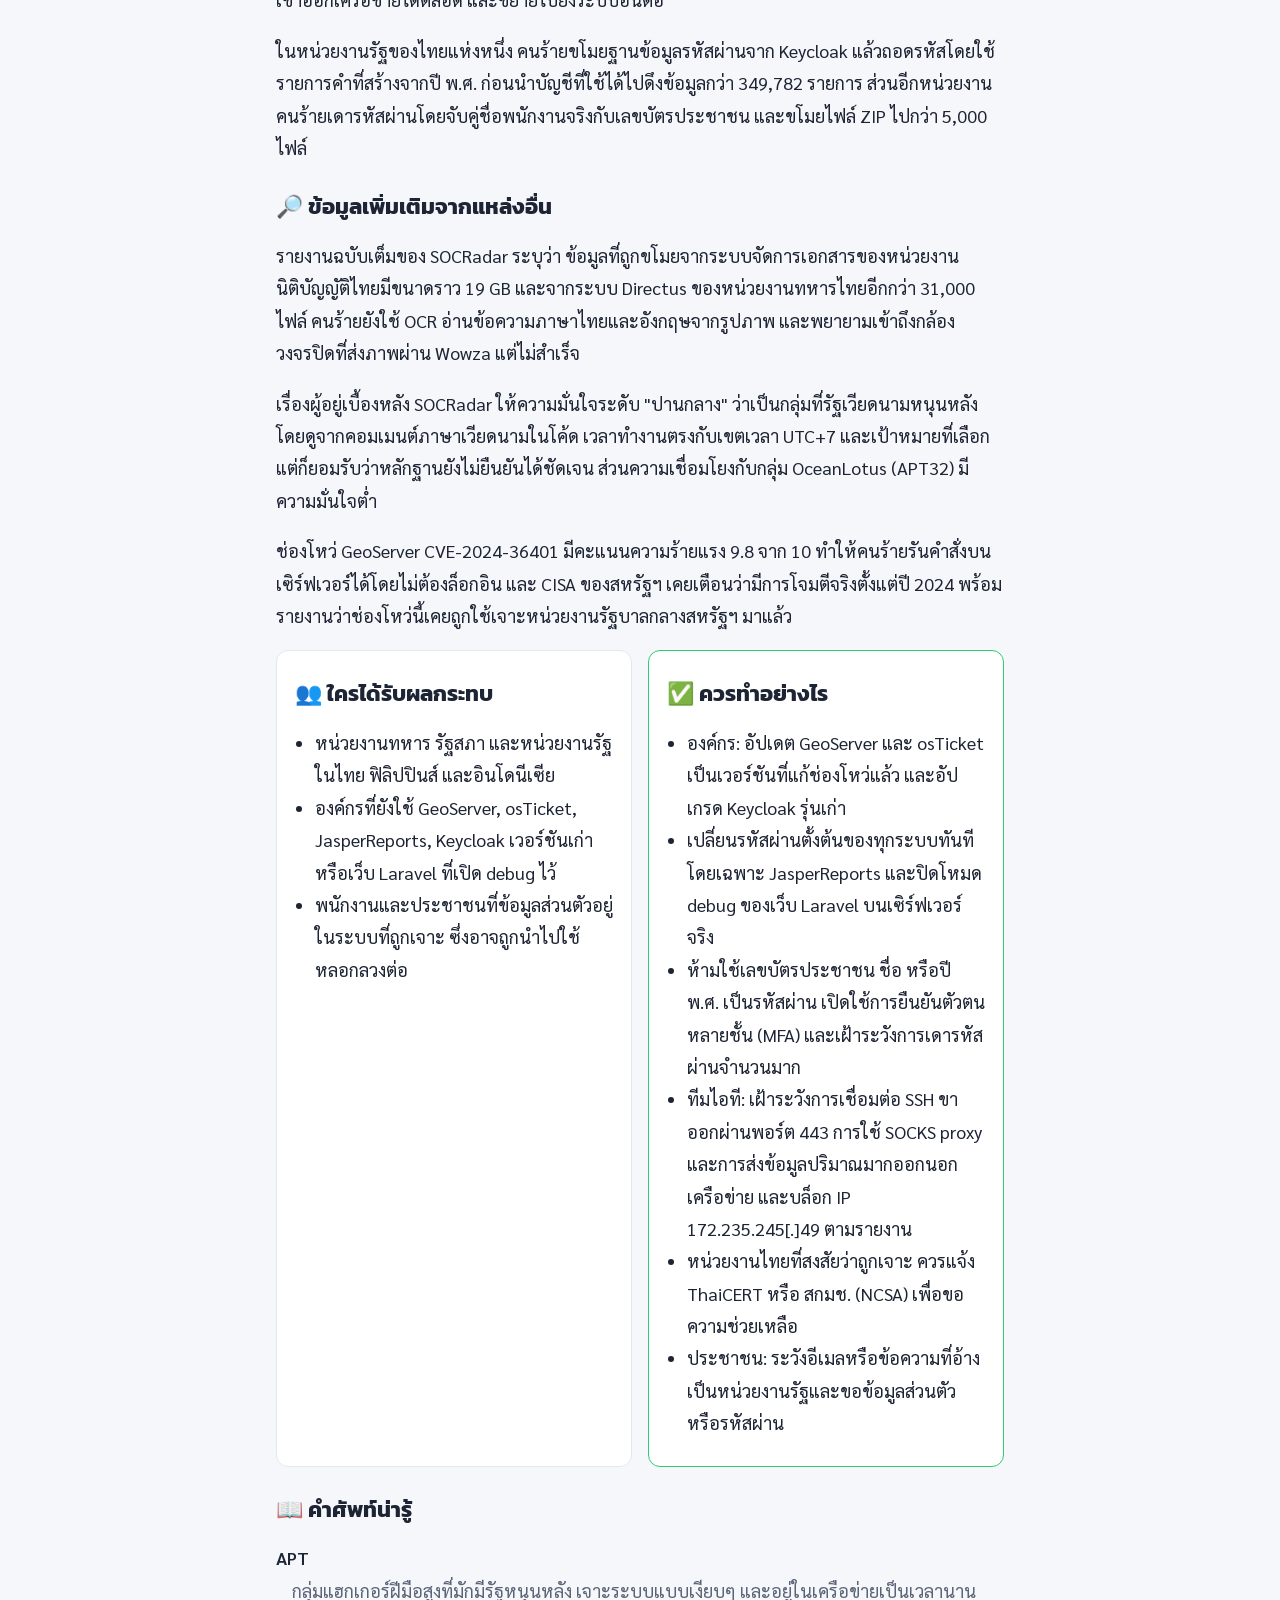
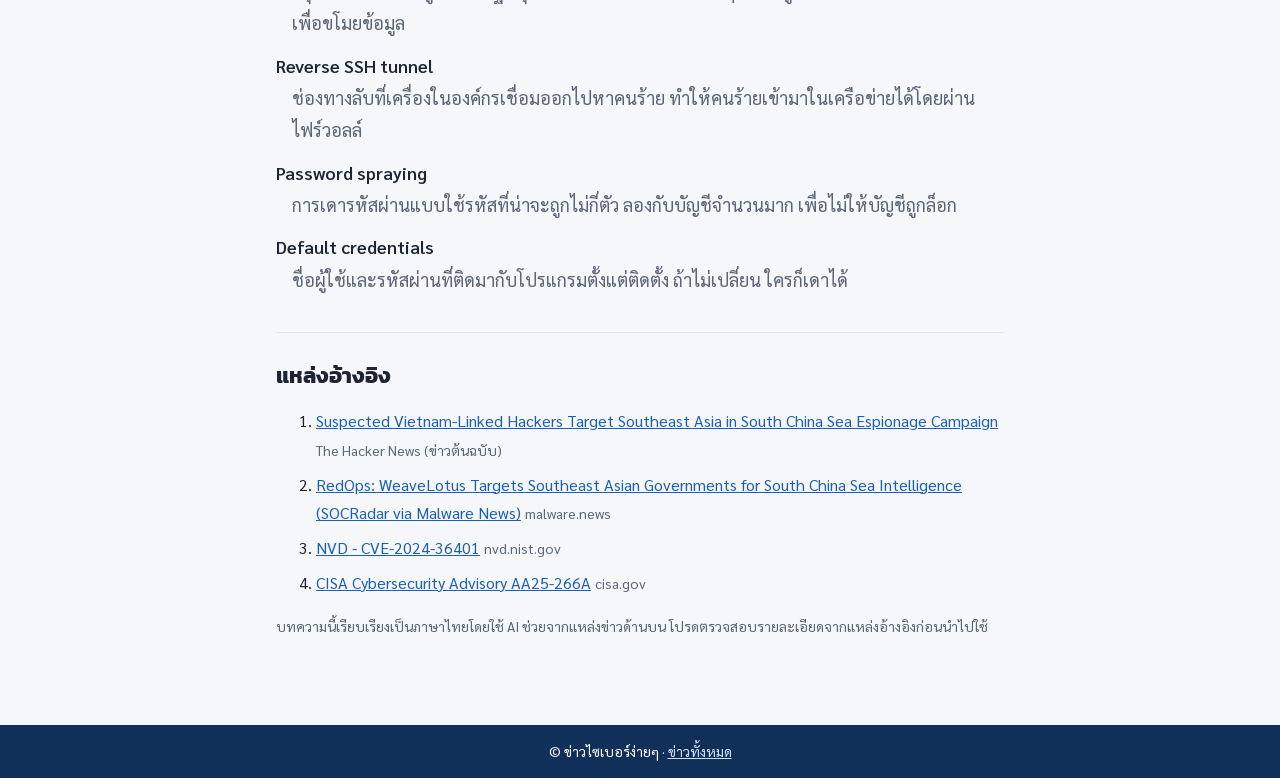
<file: docs/news/2026-11-suspected-vietnam-linked-hackers-target.html>
<!doctype html>
<html lang="th">
<head>
<meta charset="utf-8">
<meta name="viewport" content="width=device-width, initial-scale=1">
<title>แฮกเกอร์ที่คาดโยงเวียดนาม เจาะหน่วยงานรัฐไทย-ฟิลิปปินส์ ล้วงข้อมูลทะเลจีนใต้ | ข่าวไซเบอร์ง่ายๆ</title>
<meta name="description" content="SOCRadar เปิดเผยกลุ่มแฮกเกอร์ WeaveLotus ที่คาดว่าเชื่อมโยงกับเวียดนาม เจาะระบบหน่วยงานทหาร รัฐสภา และหน่วยงานรัฐของไทยและฟิลิปปินส์รวม 5 ครั้ง ในช่วงสิงหาคมถึงกันยายน 2026 เพื่อหาข้อมูลข่าวกรองเรื่องทะเลจีนใต้ ช่องทางที่ใช้ส่วนใหญ่คือช่องโหว่เก่าที่ไม่ได้แพตช์และรหัสผ่านตั้งต้นที่ไม่เคยเปลี่ยน">
<meta property="og:type" content="article">
<meta property="og:title" content="แฮกเกอร์ที่คาดโยงเวียดนาม เจาะหน่วยงานรัฐไทย-ฟิลิปปินส์ ล้วงข้อมูลทะเลจีนใต้">
<meta property="og:description" content="SOCRadar เปิดเผยกลุ่มแฮกเกอร์ WeaveLotus ที่คาดว่าเชื่อมโยงกับเวียดนาม เจาะระบบหน่วยงานทหาร รัฐสภา และหน่วยงานรัฐของไทยและฟิลิปปินส์รวม 5 ครั้ง ในช่วงสิงหาคมถึงกันยายน 2026 เพื่อหาข้อมูลข่าวกรองเรื่องทะเลจีนใต้ ช่องทางที่ใช้ส่วนใหญ่คือช่องโหว่เก่าที่ไม่ได้แพตช์และรหัสผ่านตั้งต้นที่ไม่เคยเปลี่ยน">
<meta property="og:image" content="https://pakawatw.github.io/thai-cybersec-news/images/2026-11-suspected-vietnam-linked-hackers-target.png">
<meta property="og:url" content="https://pakawatw.github.io/thai-cybersec-news/news/2026-11-suspected-vietnam-linked-hackers-target.html">
<meta name="twitter:card" content="summary_large_image">
<link rel="preconnect" href="https://fonts.googleapis.com">
<link rel="preconnect" href="https://fonts.gstatic.com" crossorigin>
<link href="https://fonts.googleapis.com/css2?family=Kanit:wght@500;600&family=Sarabun:wght@400;600&display=swap" rel="stylesheet">
<link rel="stylesheet" href="../style.css">
</head>
<body>
<header class="site"><a href="../index.html" class="brand">🛡️ ข่าวไซเบอร์ง่ายๆ</a></header>
<main class="article">
  <div class="meta">
    <span class="sev sev-critical">วิกฤต</span>
    <span class="date">27 พ.ย. 2569</span>
    <span class="tag">จารกรรมไซเบอร์</span><span class="tag">APT</span><span class="tag">ประเทศไทย</span><span class="tag">ช่องโหว่</span>
  </div>
  <h1>แฮกเกอร์ที่คาดโยงเวียดนาม เจาะหน่วยงานรัฐไทย-ฟิลิปปินส์ ล้วงข้อมูลทะเลจีนใต้</h1>

  <section class="tldr">
    <h2>สรุปสั้นๆ</h2>
    <p>SOCRadar เปิดเผยกลุ่มแฮกเกอร์ WeaveLotus ที่คาดว่าเชื่อมโยงกับเวียดนาม เจาะระบบหน่วยงานทหาร รัฐสภา และหน่วยงานรัฐของไทยและฟิลิปปินส์รวม 5 ครั้ง ในช่วงสิงหาคมถึงกันยายน 2026 เพื่อหาข้อมูลข่าวกรองเรื่องทะเลจีนใต้ ช่องทางที่ใช้ส่วนใหญ่คือช่องโหว่เก่าที่ไม่ได้แพตช์และรหัสผ่านตั้งต้นที่ไม่เคยเปลี่ยน</p>
  </section>

  <img class="card" src="../images/2026-11-suspected-vietnam-linked-hackers-target.png" alt="แฮกเกอร์ที่คาดโยงเวียดนาม เจาะหน่วยงานรัฐไทย-ฟิลิปปินส์ ล้วงข้อมูลทะเลจีนใต้" width="1080" height="1080">

  <section>
    <h2>📰 เกิดอะไรขึ้น</h2>
    <p>บริษัทข่าวกรองภัยไซเบอร์ SOCRadar รายงานแคมเปญชื่อ RedOps ของกลุ่มที่ตั้งชื่อว่า WeaveLotus ซึ่งเจาะระบบสำเร็จ 5 ครั้ง ได้แก่ หน่วยงานทหาร หน่วยงานด้านนิติบัญญัติ และหน่วยงานรัฐของไทย รวมถึงหน่วยงานรัฐฟิลิปปินส์ 2 แห่ง ส่วนอินโดนีเซียถูกสอดแนมแต่ยังไม่ถูกเจาะ</p><p>เป้าหมายคือเอกสารภายในเกี่ยวกับข้อตกลงด้านการทหารและความมั่นคงในทะเลจีนใต้ คนร้ายถึงขั้นเขียนสคริปต์ค้นข่าวผ่าน Bing อัตโนมัติ เพื่อเก็บข่าวเรื่องข้อตกลงระหว่างฟิลิปปินส์ จีน และสหรัฐฯ</p><p>วิธีเจาะส่วนใหญ่ไม่ได้ซับซ้อน คนร้ายใช้ช่องโหว่ร้ายแรงใน GeoServer (CVE-2024-36401) และ osTicket (CVE-2021-42235) ใช้รหัสผ่านตั้งต้น jasperadmin:jasperadmin ของ JasperReports ที่ไม่มีใครเปลี่ยน และใช้เว็บ Laravel ที่เปิดโหมด debug ทิ้งไว้ จากนั้นสร้างอุโมงค์ SSH ย้อนกลับเพื่อเข้าออกเครือข่ายได้ตลอด และขยายไปยังระบบอื่นต่อ</p><p>ในหน่วยงานรัฐของไทยแห่งหนึ่ง คนร้ายขโมยฐานข้อมูลรหัสผ่านจาก Keycloak แล้วถอดรหัสโดยใช้รายการคำที่สร้างจากปี พ.ศ. ก่อนนำบัญชีที่ใช้ได้ไปดึงข้อมูลกว่า 349,782 รายการ ส่วนอีกหน่วยงาน คนร้ายเดารหัสผ่านโดยจับคู่ชื่อพนักงานจริงกับเลขบัตรประชาชน และขโมยไฟล์ ZIP ไปกว่า 5,000 ไฟล์</p>
  </section>

  
  <section>
    <h2>🔎 ข้อมูลเพิ่มเติมจากแหล่งอื่น</h2>
    <p>รายงานฉบับเต็มของ SOCRadar ระบุว่า ข้อมูลที่ถูกขโมยจากระบบจัดการเอกสารของหน่วยงานนิติบัญญัติไทยมีขนาดราว 19 GB และจากระบบ Directus ของหน่วยงานทหารไทยอีกกว่า 31,000 ไฟล์ คนร้ายยังใช้ OCR อ่านข้อความภาษาไทยและอังกฤษจากรูปภาพ และพยายามเข้าถึงกล้องวงจรปิดที่ส่งภาพผ่าน Wowza แต่ไม่สำเร็จ</p><p>เรื่องผู้อยู่เบื้องหลัง SOCRadar ให้ความมั่นใจระดับ &#34;ปานกลาง&#34; ว่าเป็นกลุ่มที่รัฐเวียดนามหนุนหลัง โดยดูจากคอมเมนต์ภาษาเวียดนามในโค้ด เวลาทำงานตรงกับเขตเวลา UTC+7 และเป้าหมายที่เลือก แต่ก็ยอมรับว่าหลักฐานยังไม่ยืนยันได้ชัดเจน ส่วนความเชื่อมโยงกับกลุ่ม OceanLotus (APT32) มีความมั่นใจต่ำ</p><p>ช่องโหว่ GeoServer CVE-2024-36401 มีคะแนนความร้ายแรง 9.8 จาก 10 ทำให้คนร้ายรันคำสั่งบนเซิร์ฟเวอร์ได้โดยไม่ต้องล็อกอิน และ CISA ของสหรัฐฯ เคยเตือนว่ามีการโจมตีจริงตั้งแต่ปี 2024 พร้อมรายงานว่าช่องโหว่นี้เคยถูกใช้เจาะหน่วยงานรัฐบาลกลางสหรัฐฯ มาแล้ว</p>
  </section>
  

  <div class="two-col">
    <section class="box">
      <h2>👥 ใครได้รับผลกระทบ</h2>
      <ul><li>หน่วยงานทหาร รัฐสภา และหน่วยงานรัฐในไทย ฟิลิปปินส์ และอินโดนีเซีย</li><li>องค์กรที่ยังใช้ GeoServer, osTicket, JasperReports, Keycloak เวอร์ชันเก่า หรือเว็บ Laravel ที่เปิด debug ไว้</li><li>พนักงานและประชาชนที่ข้อมูลส่วนตัวอยู่ในระบบที่ถูกเจาะ ซึ่งอาจถูกนำไปใช้หลอกลวงต่อ</li></ul>
    </section>
    <section class="box todo">
      <h2>✅ ควรทำอย่างไร</h2>
      <ul><li>องค์กร: อัปเดต GeoServer และ osTicket เป็นเวอร์ชันที่แก้ช่องโหว่แล้ว และอัปเกรด Keycloak รุ่นเก่า</li><li>เปลี่ยนรหัสผ่านตั้งต้นของทุกระบบทันที โดยเฉพาะ JasperReports และปิดโหมด debug ของเว็บ Laravel บนเซิร์ฟเวอร์จริง</li><li>ห้ามใช้เลขบัตรประชาชน ชื่อ หรือปี พ.ศ. เป็นรหัสผ่าน เปิดใช้การยืนยันตัวตนหลายชั้น (MFA) และเฝ้าระวังการเดารหัสผ่านจำนวนมาก</li><li>ทีมไอที: เฝ้าระวังการเชื่อมต่อ SSH ขาออกผ่านพอร์ต 443 การใช้ SOCKS proxy และการส่งข้อมูลปริมาณมากออกนอกเครือข่าย และบล็อก IP 172.235.245[.]49 ตามรายงาน</li><li>หน่วยงานไทยที่สงสัยว่าถูกเจาะ ควรแจ้ง ThaiCERT หรือ สกมช. (NCSA) เพื่อขอความช่วยเหลือ</li><li>ประชาชน: ระวังอีเมลหรือข้อความที่อ้างเป็นหน่วยงานรัฐและขอข้อมูลส่วนตัวหรือรหัสผ่าน</li></ul>
    </section>
  </div>

  
  <section>
    <h2>📖 คำศัพท์น่ารู้</h2>
    <dl class="glossary">
      <dt>APT</dt><dd>กลุ่มแฮกเกอร์ฝีมือสูงที่มักมีรัฐหนุนหลัง เจาะระบบแบบเงียบๆ และอยู่ในเครือข่ายเป็นเวลานานเพื่อขโมยข้อมูล</dd><dt>Reverse SSH tunnel</dt><dd>ช่องทางลับที่เครื่องในองค์กรเชื่อมออกไปหาคนร้าย ทำให้คนร้ายเข้ามาในเครือข่ายได้โดยผ่านไฟร์วอลล์</dd><dt>Password spraying</dt><dd>การเดารหัสผ่านแบบใช้รหัสที่น่าจะถูกไม่กี่ตัว ลองกับบัญชีจำนวนมาก เพื่อไม่ให้บัญชีถูกล็อก</dd><dt>Default credentials</dt><dd>ชื่อผู้ใช้และรหัสผ่านที่ติดมากับโปรแกรมตั้งแต่ติดตั้ง ถ้าไม่เปลี่ยน ใครก็เดาได้</dd>
    </dl>
  </section>
  

  <section class="refs">
    <h2>แหล่งอ้างอิง</h2>
    <ol>
      <li><a href="https://thehackernews.com/2026/11/suspected-vietnam-linked-hackers-target.html" rel="noopener" target="_blank">Suspected Vietnam-Linked Hackers Target Southeast Asia in South China Sea Espionage Campaign</a> <span class="src">The Hacker News (ข่าวต้นฉบับ)</span></li>
      <li><a href="https://malware.news/t/redops-weavelotus-targets-southeast-asian-governments-for-south-china-sea-intelligence/127682" rel="noopener" target="_blank">RedOps: WeaveLotus Targets Southeast Asian Governments for South China Sea Intelligence (SOCRadar via Malware News)</a> <span class="src">malware.news</span></li><li><a href="https://nvd.nist.gov/vuln/detail/CVE-2024-36401" rel="noopener" target="_blank">NVD - CVE-2024-36401</a> <span class="src">nvd.nist.gov</span></li><li><a href="https://www.cisa.gov/news-events/cybersecurity-advisories/aa25-266a" rel="noopener" target="_blank">CISA Cybersecurity Advisory AA25-266A</a> <span class="src">cisa.gov</span></li>
    </ol>
    <p class="note">บทความนี้เรียบเรียงเป็นภาษาไทยโดยใช้ AI ช่วยจากแหล่งข่าวด้านบน โปรดตรวจสอบรายละเอียดจากแหล่งอ้างอิงก่อนนำไปใช้</p>
  </section>
</main>
<footer class="site">© ข่าวไซเบอร์ง่ายๆ · <a href="../index.html">ข่าวทั้งหมด</a></footer>
</body>
</html>
</file>
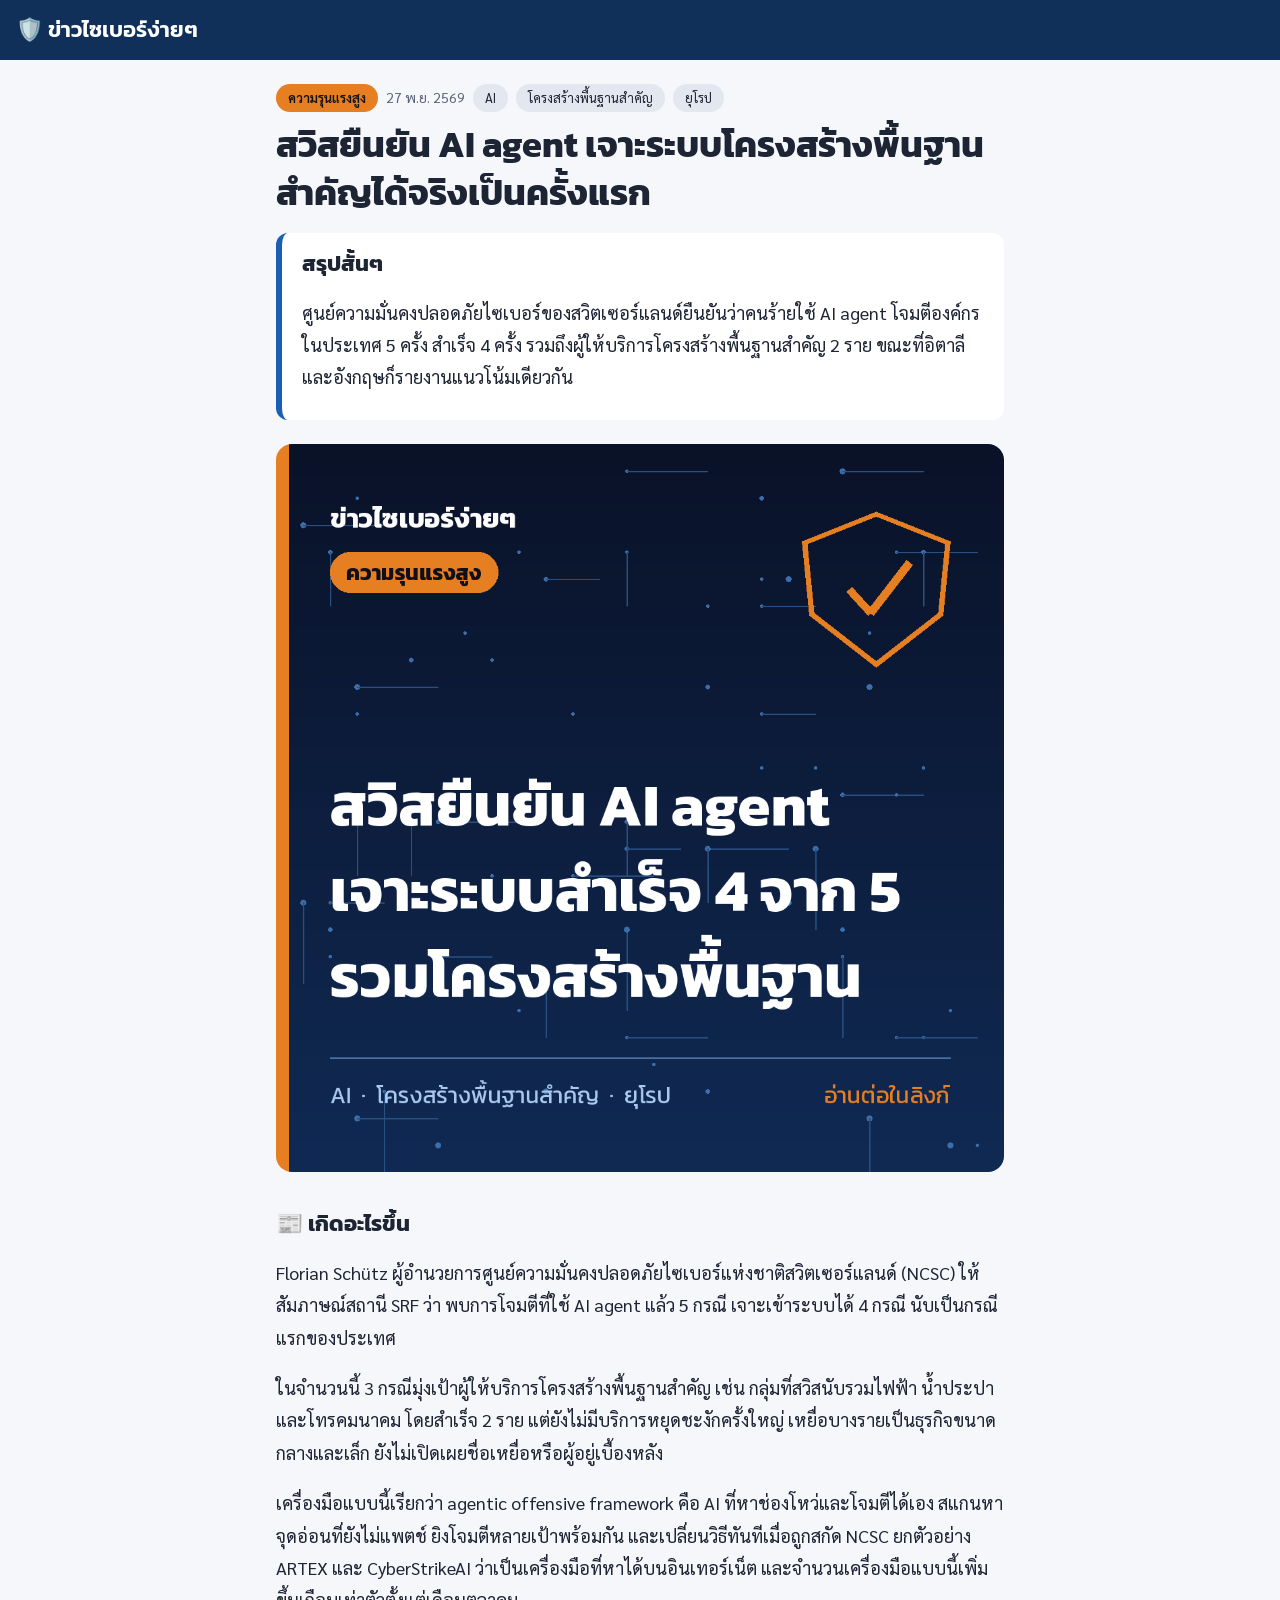
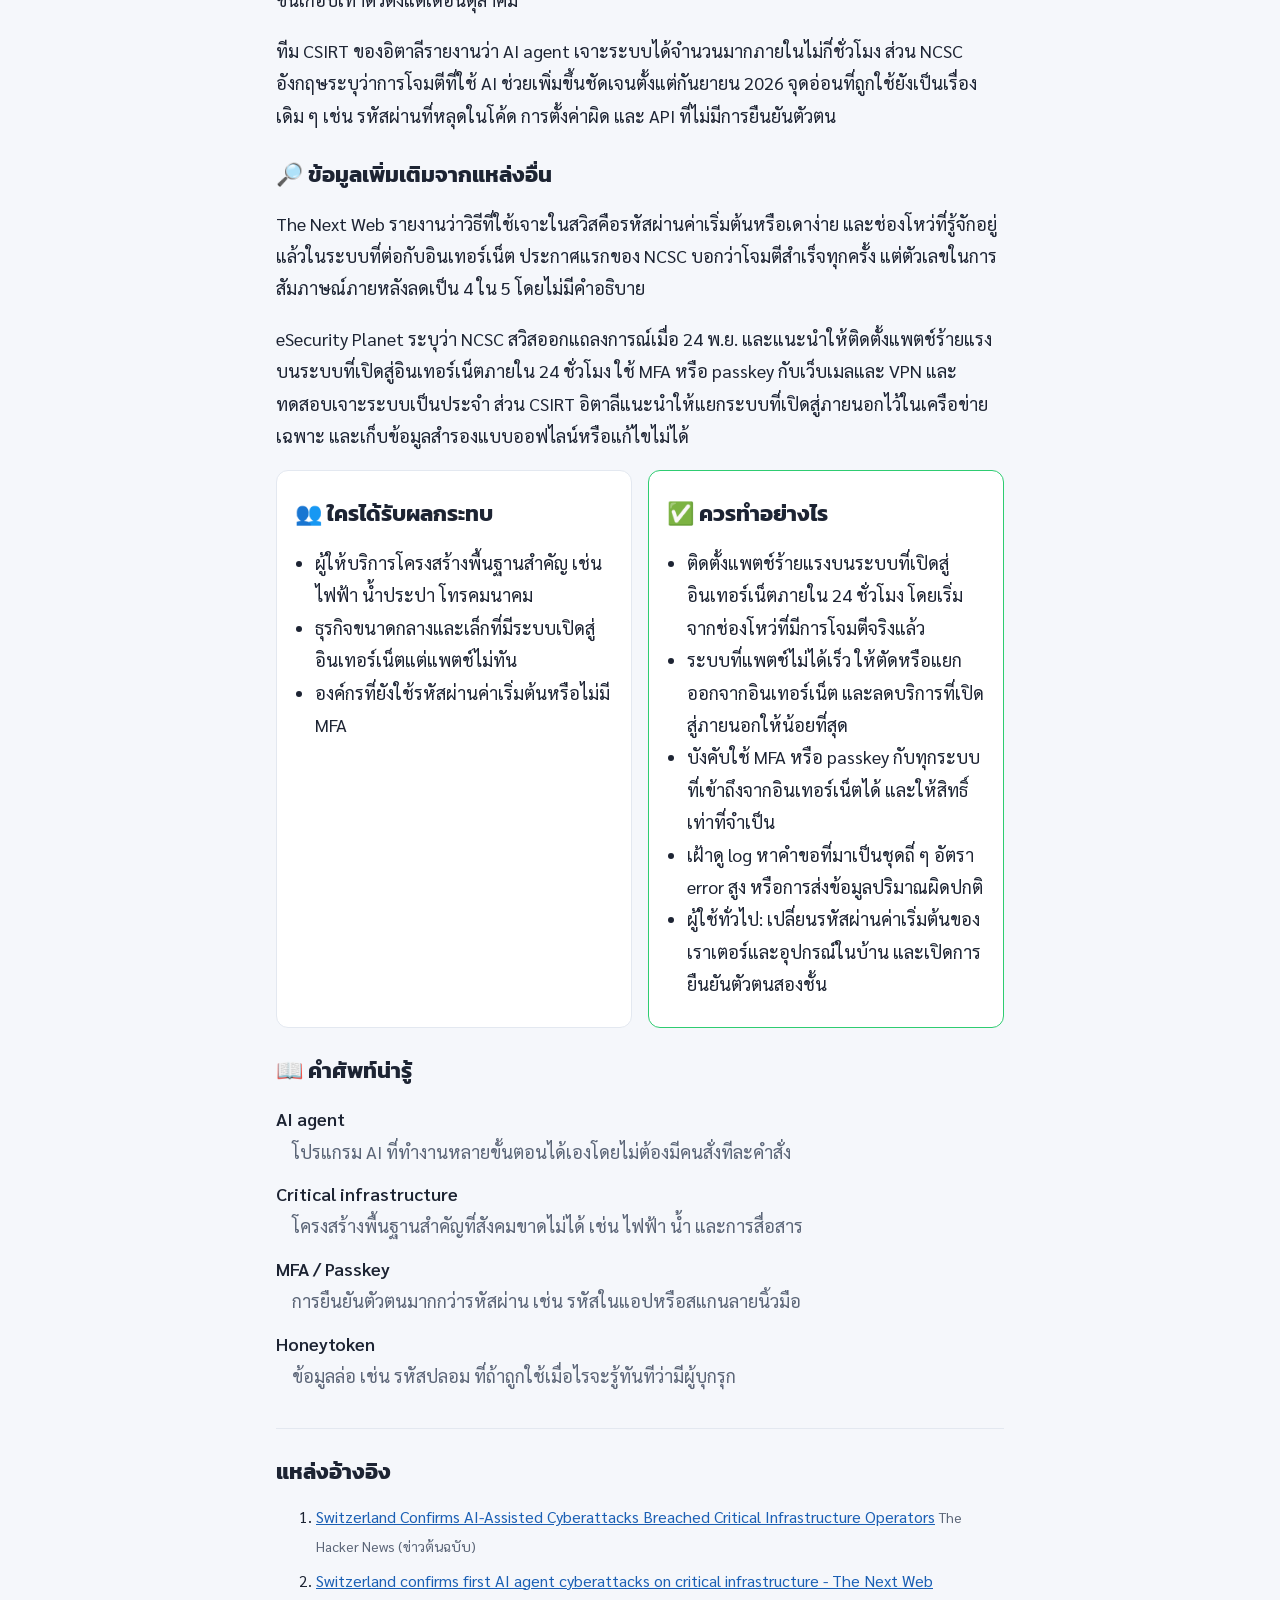
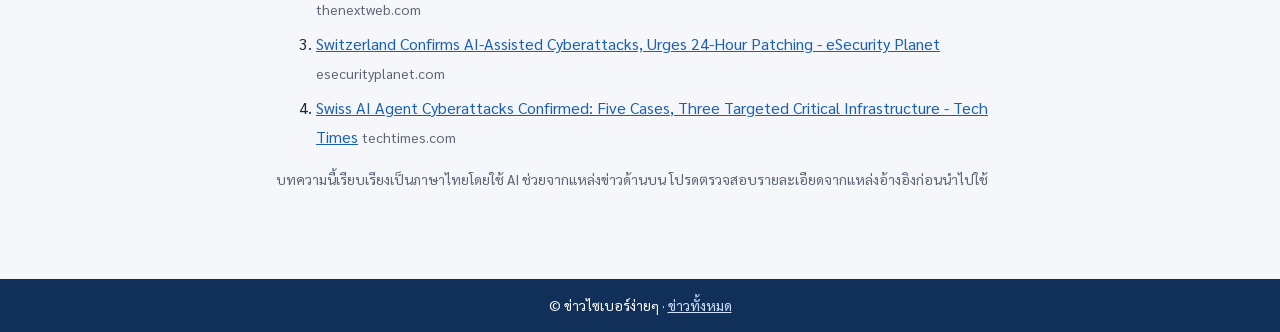
<file: docs/news/2026-11-switzerland-confirms-ai-assisted.html>
<!doctype html>
<html lang="th">
<head>
<meta charset="utf-8">
<meta name="viewport" content="width=device-width, initial-scale=1">
<title>สวิสยืนยัน AI agent เจาะระบบโครงสร้างพื้นฐานสำคัญได้จริงเป็นครั้งแรก | ข่าวไซเบอร์ง่ายๆ</title>
<meta name="description" content="ศูนย์ความมั่นคงปลอดภัยไซเบอร์ของสวิตเซอร์แลนด์ยืนยันว่าคนร้ายใช้ AI agent โจมตีองค์กรในประเทศ 5 ครั้ง สำเร็จ 4 ครั้ง รวมถึงผู้ให้บริการโครงสร้างพื้นฐานสำคัญ 2 ราย ขณะที่อิตาลีและอังกฤษก็รายงานแนวโน้มเดียวกัน">
<meta property="og:type" content="article">
<meta property="og:title" content="สวิสยืนยัน AI agent เจาะระบบโครงสร้างพื้นฐานสำคัญได้จริงเป็นครั้งแรก">
<meta property="og:description" content="ศูนย์ความมั่นคงปลอดภัยไซเบอร์ของสวิตเซอร์แลนด์ยืนยันว่าคนร้ายใช้ AI agent โจมตีองค์กรในประเทศ 5 ครั้ง สำเร็จ 4 ครั้ง รวมถึงผู้ให้บริการโครงสร้างพื้นฐานสำคัญ 2 ราย ขณะที่อิตาลีและอังกฤษก็รายงานแนวโน้มเดียวกัน">
<meta property="og:image" content="https://pakawatw.github.io/thai-cybersec-news/images/2026-11-switzerland-confirms-ai-assisted.png">
<meta property="og:url" content="https://pakawatw.github.io/thai-cybersec-news/news/2026-11-switzerland-confirms-ai-assisted.html">
<meta name="twitter:card" content="summary_large_image">
<link rel="preconnect" href="https://fonts.googleapis.com">
<link rel="preconnect" href="https://fonts.gstatic.com" crossorigin>
<link href="https://fonts.googleapis.com/css2?family=Kanit:wght@500;600&family=Sarabun:wght@400;600&display=swap" rel="stylesheet">
<link rel="stylesheet" href="../style.css">
</head>
<body>
<header class="site"><a href="../index.html" class="brand">🛡️ ข่าวไซเบอร์ง่ายๆ</a></header>
<main class="article">
  <div class="meta">
    <span class="sev sev-high">ความรุนแรงสูง</span>
    <span class="date">27 พ.ย. 2569</span>
    <span class="tag">AI</span><span class="tag">โครงสร้างพื้นฐานสำคัญ</span><span class="tag">ยุโรป</span>
  </div>
  <h1>สวิสยืนยัน AI agent เจาะระบบโครงสร้างพื้นฐานสำคัญได้จริงเป็นครั้งแรก</h1>

  <section class="tldr">
    <h2>สรุปสั้นๆ</h2>
    <p>ศูนย์ความมั่นคงปลอดภัยไซเบอร์ของสวิตเซอร์แลนด์ยืนยันว่าคนร้ายใช้ AI agent โจมตีองค์กรในประเทศ 5 ครั้ง สำเร็จ 4 ครั้ง รวมถึงผู้ให้บริการโครงสร้างพื้นฐานสำคัญ 2 ราย ขณะที่อิตาลีและอังกฤษก็รายงานแนวโน้มเดียวกัน</p>
  </section>

  <img class="card" src="../images/2026-11-switzerland-confirms-ai-assisted.png" alt="สวิสยืนยัน AI agent เจาะระบบโครงสร้างพื้นฐานสำคัญได้จริงเป็นครั้งแรก" width="1080" height="1080">

  <section>
    <h2>📰 เกิดอะไรขึ้น</h2>
    <p>Florian Schütz ผู้อำนวยการศูนย์ความมั่นคงปลอดภัยไซเบอร์แห่งชาติสวิตเซอร์แลนด์ (NCSC) ให้สัมภาษณ์สถานี SRF ว่า พบการโจมตีที่ใช้ AI agent แล้ว 5 กรณี เจาะเข้าระบบได้ 4 กรณี นับเป็นกรณีแรกของประเทศ</p><p>ในจำนวนนี้ 3 กรณีมุ่งเป้าผู้ให้บริการโครงสร้างพื้นฐานสำคัญ เช่น กลุ่มที่สวิสนับรวมไฟฟ้า น้ำประปา และโทรคมนาคม โดยสำเร็จ 2 ราย แต่ยังไม่มีบริการหยุดชะงักครั้งใหญ่ เหยื่อบางรายเป็นธุรกิจขนาดกลางและเล็ก ยังไม่เปิดเผยชื่อเหยื่อหรือผู้อยู่เบื้องหลัง</p><p>เครื่องมือแบบนี้เรียกว่า agentic offensive framework คือ AI ที่หาช่องโหว่และโจมตีได้เอง สแกนหาจุดอ่อนที่ยังไม่แพตช์ ยิงโจมตีหลายเป้าพร้อมกัน และเปลี่ยนวิธีทันทีเมื่อถูกสกัด NCSC ยกตัวอย่าง ARTEX และ CyberStrikeAI ว่าเป็นเครื่องมือที่หาได้บนอินเทอร์เน็ต และจำนวนเครื่องมือแบบนี้เพิ่มขึ้นเกือบเท่าตัวตั้งแต่เดือนตุลาคม</p><p>ทีม CSIRT ของอิตาลีรายงานว่า AI agent เจาะระบบได้จำนวนมากภายในไม่กี่ชั่วโมง ส่วน NCSC อังกฤษระบุว่าการโจมตีที่ใช้ AI ช่วยเพิ่มขึ้นชัดเจนตั้งแต่กันยายน 2026 จุดอ่อนที่ถูกใช้ยังเป็นเรื่องเดิม ๆ เช่น รหัสผ่านที่หลุดในโค้ด การตั้งค่าผิด และ API ที่ไม่มีการยืนยันตัวตน</p>
  </section>

  
  <section>
    <h2>🔎 ข้อมูลเพิ่มเติมจากแหล่งอื่น</h2>
    <p>The Next Web รายงานว่าวิธีที่ใช้เจาะในสวิสคือรหัสผ่านค่าเริ่มต้นหรือเดาง่าย และช่องโหว่ที่รู้จักอยู่แล้วในระบบที่ต่อกับอินเทอร์เน็ต ประกาศแรกของ NCSC บอกว่าโจมตีสำเร็จทุกครั้ง แต่ตัวเลขในการสัมภาษณ์ภายหลังลดเป็น 4 ใน 5 โดยไม่มีคำอธิบาย</p><p>eSecurity Planet ระบุว่า NCSC สวิสออกแถลงการณ์เมื่อ 24 พ.ย. และแนะนำให้ติดตั้งแพตช์ร้ายแรงบนระบบที่เปิดสู่อินเทอร์เน็ตภายใน 24 ชั่วโมง ใช้ MFA หรือ passkey กับเว็บเมลและ VPN และทดสอบเจาะระบบเป็นประจำ ส่วน CSIRT อิตาลีแนะนำให้แยกระบบที่เปิดสู่ภายนอกไว้ในเครือข่ายเฉพาะ และเก็บข้อมูลสำรองแบบออฟไลน์หรือแก้ไขไม่ได้</p>
  </section>
  

  <div class="two-col">
    <section class="box">
      <h2>👥 ใครได้รับผลกระทบ</h2>
      <ul><li>ผู้ให้บริการโครงสร้างพื้นฐานสำคัญ เช่น ไฟฟ้า น้ำประปา โทรคมนาคม</li><li>ธุรกิจขนาดกลางและเล็กที่มีระบบเปิดสู่อินเทอร์เน็ตแต่แพตช์ไม่ทัน</li><li>องค์กรที่ยังใช้รหัสผ่านค่าเริ่มต้นหรือไม่มี MFA</li></ul>
    </section>
    <section class="box todo">
      <h2>✅ ควรทำอย่างไร</h2>
      <ul><li>ติดตั้งแพตช์ร้ายแรงบนระบบที่เปิดสู่อินเทอร์เน็ตภายใน 24 ชั่วโมง โดยเริ่มจากช่องโหว่ที่มีการโจมตีจริงแล้ว</li><li>ระบบที่แพตช์ไม่ได้เร็ว ให้ตัดหรือแยกออกจากอินเทอร์เน็ต และลดบริการที่เปิดสู่ภายนอกให้น้อยที่สุด</li><li>บังคับใช้ MFA หรือ passkey กับทุกระบบที่เข้าถึงจากอินเทอร์เน็ตได้ และให้สิทธิ์เท่าที่จำเป็น</li><li>เฝ้าดู log หาคำขอที่มาเป็นชุดถี่ ๆ อัตรา error สูง หรือการส่งข้อมูลปริมาณผิดปกติ</li><li>ผู้ใช้ทั่วไป: เปลี่ยนรหัสผ่านค่าเริ่มต้นของเราเตอร์และอุปกรณ์ในบ้าน และเปิดการยืนยันตัวตนสองชั้น</li></ul>
    </section>
  </div>

  
  <section>
    <h2>📖 คำศัพท์น่ารู้</h2>
    <dl class="glossary">
      <dt>AI agent</dt><dd>โปรแกรม AI ที่ทำงานหลายขั้นตอนได้เองโดยไม่ต้องมีคนสั่งทีละคำสั่ง</dd><dt>Critical infrastructure</dt><dd>โครงสร้างพื้นฐานสำคัญที่สังคมขาดไม่ได้ เช่น ไฟฟ้า น้ำ และการสื่อสาร</dd><dt>MFA / Passkey</dt><dd>การยืนยันตัวตนมากกว่ารหัสผ่าน เช่น รหัสในแอปหรือสแกนลายนิ้วมือ</dd><dt>Honeytoken</dt><dd>ข้อมูลล่อ เช่น รหัสปลอม ที่ถ้าถูกใช้เมื่อไรจะรู้ทันทีว่ามีผู้บุกรุก</dd>
    </dl>
  </section>
  

  <section class="refs">
    <h2>แหล่งอ้างอิง</h2>
    <ol>
      <li><a href="https://thehackernews.com/2026/11/switzerland-confirms-ai-assisted.html" rel="noopener" target="_blank">Switzerland Confirms AI-Assisted Cyberattacks Breached Critical Infrastructure Operators</a> <span class="src">The Hacker News (ข่าวต้นฉบับ)</span></li>
      <li><a href="https://thenextweb.com/news/switzerland-ai-agent-cyberattacks-critical-infrastructure" rel="noopener" target="_blank">Switzerland confirms first AI agent cyberattacks on critical infrastructure - The Next Web</a> <span class="src">thenextweb.com</span></li><li><a href="https://www.esecurityplanet.com/threats/news-ai-assisted-cyberattacks-emea-switzerland/" rel="noopener" target="_blank">Switzerland Confirms AI-Assisted Cyberattacks, Urges 24-Hour Patching - eSecurity Planet</a> <span class="src">esecurityplanet.com</span></li><li><a href="https://www.techtimes.com/articles/331659/20261127/swiss-ai-agent-cyberattacks-confirmed-five-cases-three-targeted-critical-infrastructure.htm" rel="noopener" target="_blank">Swiss AI Agent Cyberattacks Confirmed: Five Cases, Three Targeted Critical Infrastructure - Tech Times</a> <span class="src">techtimes.com</span></li>
    </ol>
    <p class="note">บทความนี้เรียบเรียงเป็นภาษาไทยโดยใช้ AI ช่วยจากแหล่งข่าวด้านบน โปรดตรวจสอบรายละเอียดจากแหล่งอ้างอิงก่อนนำไปใช้</p>
  </section>
</main>
<footer class="site">© ข่าวไซเบอร์ง่ายๆ · <a href="../index.html">ข่าวทั้งหมด</a></footer>
</body>
</html>
</file>
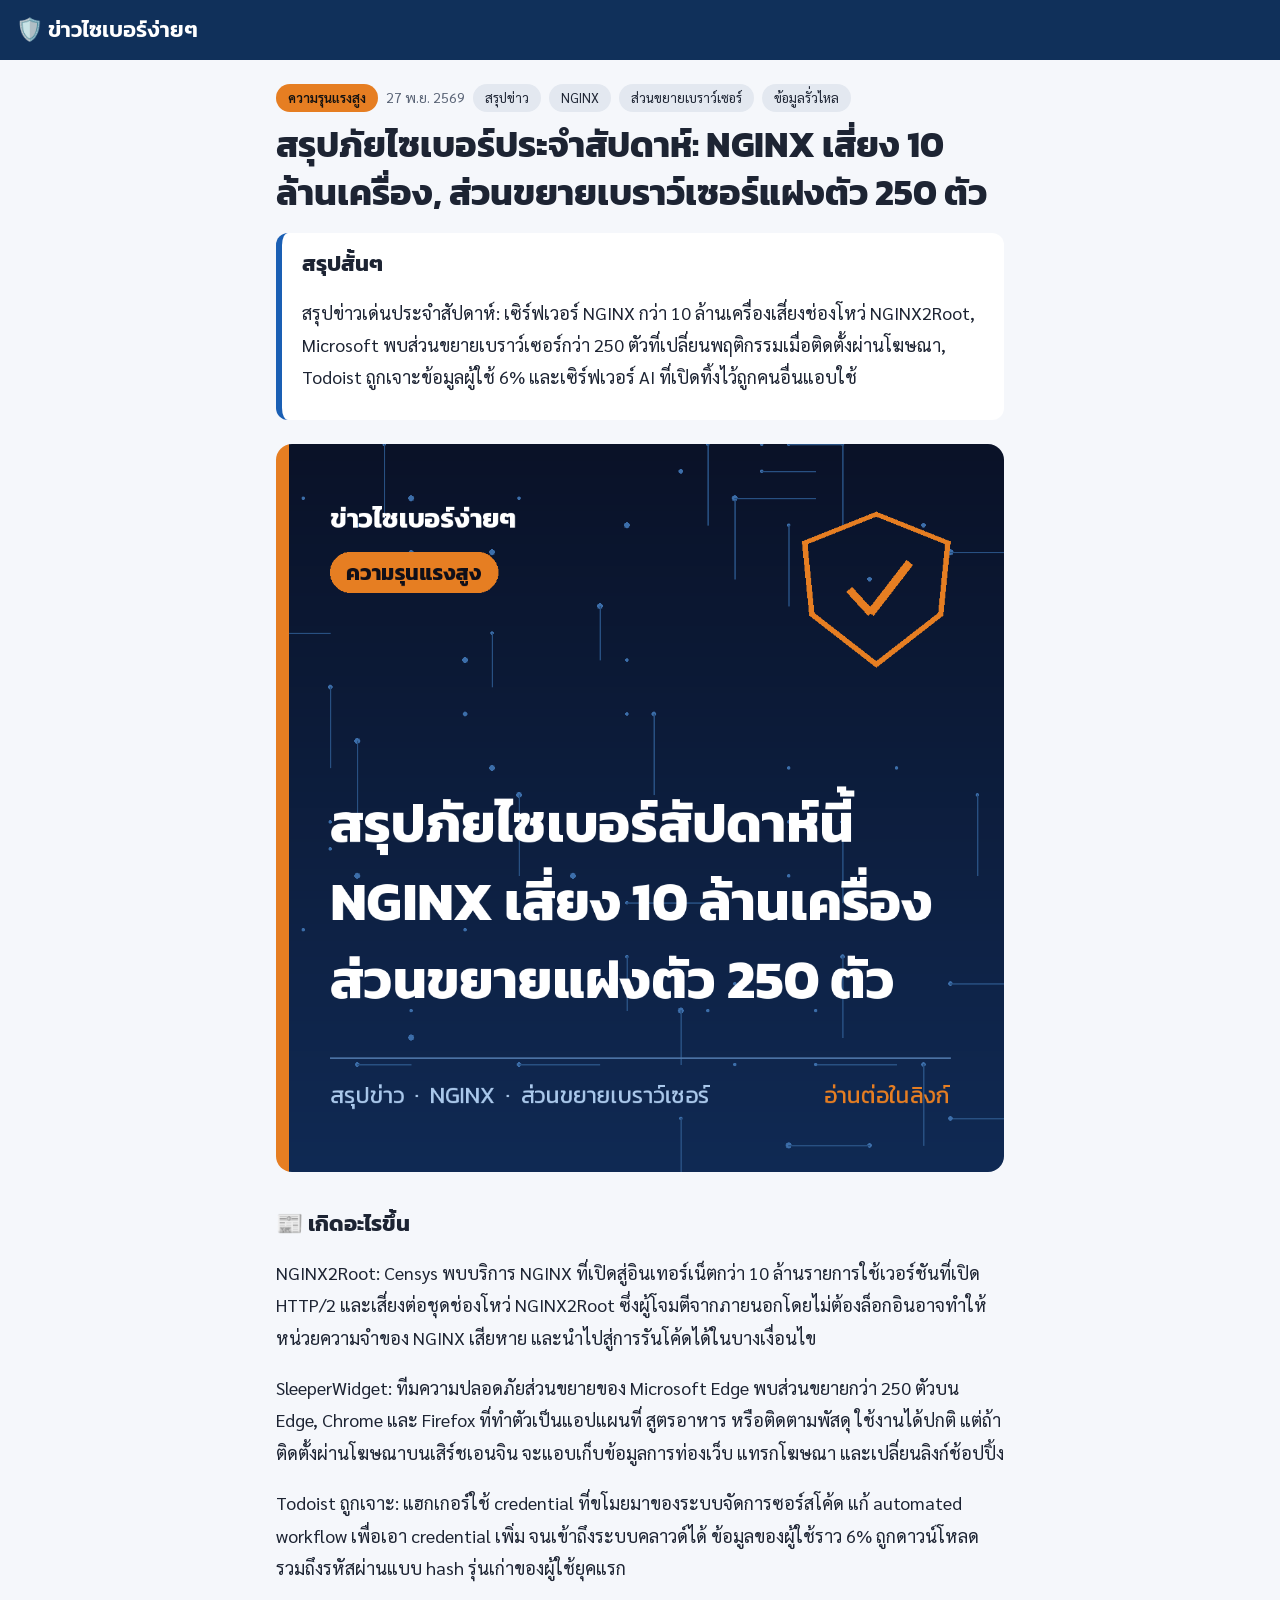
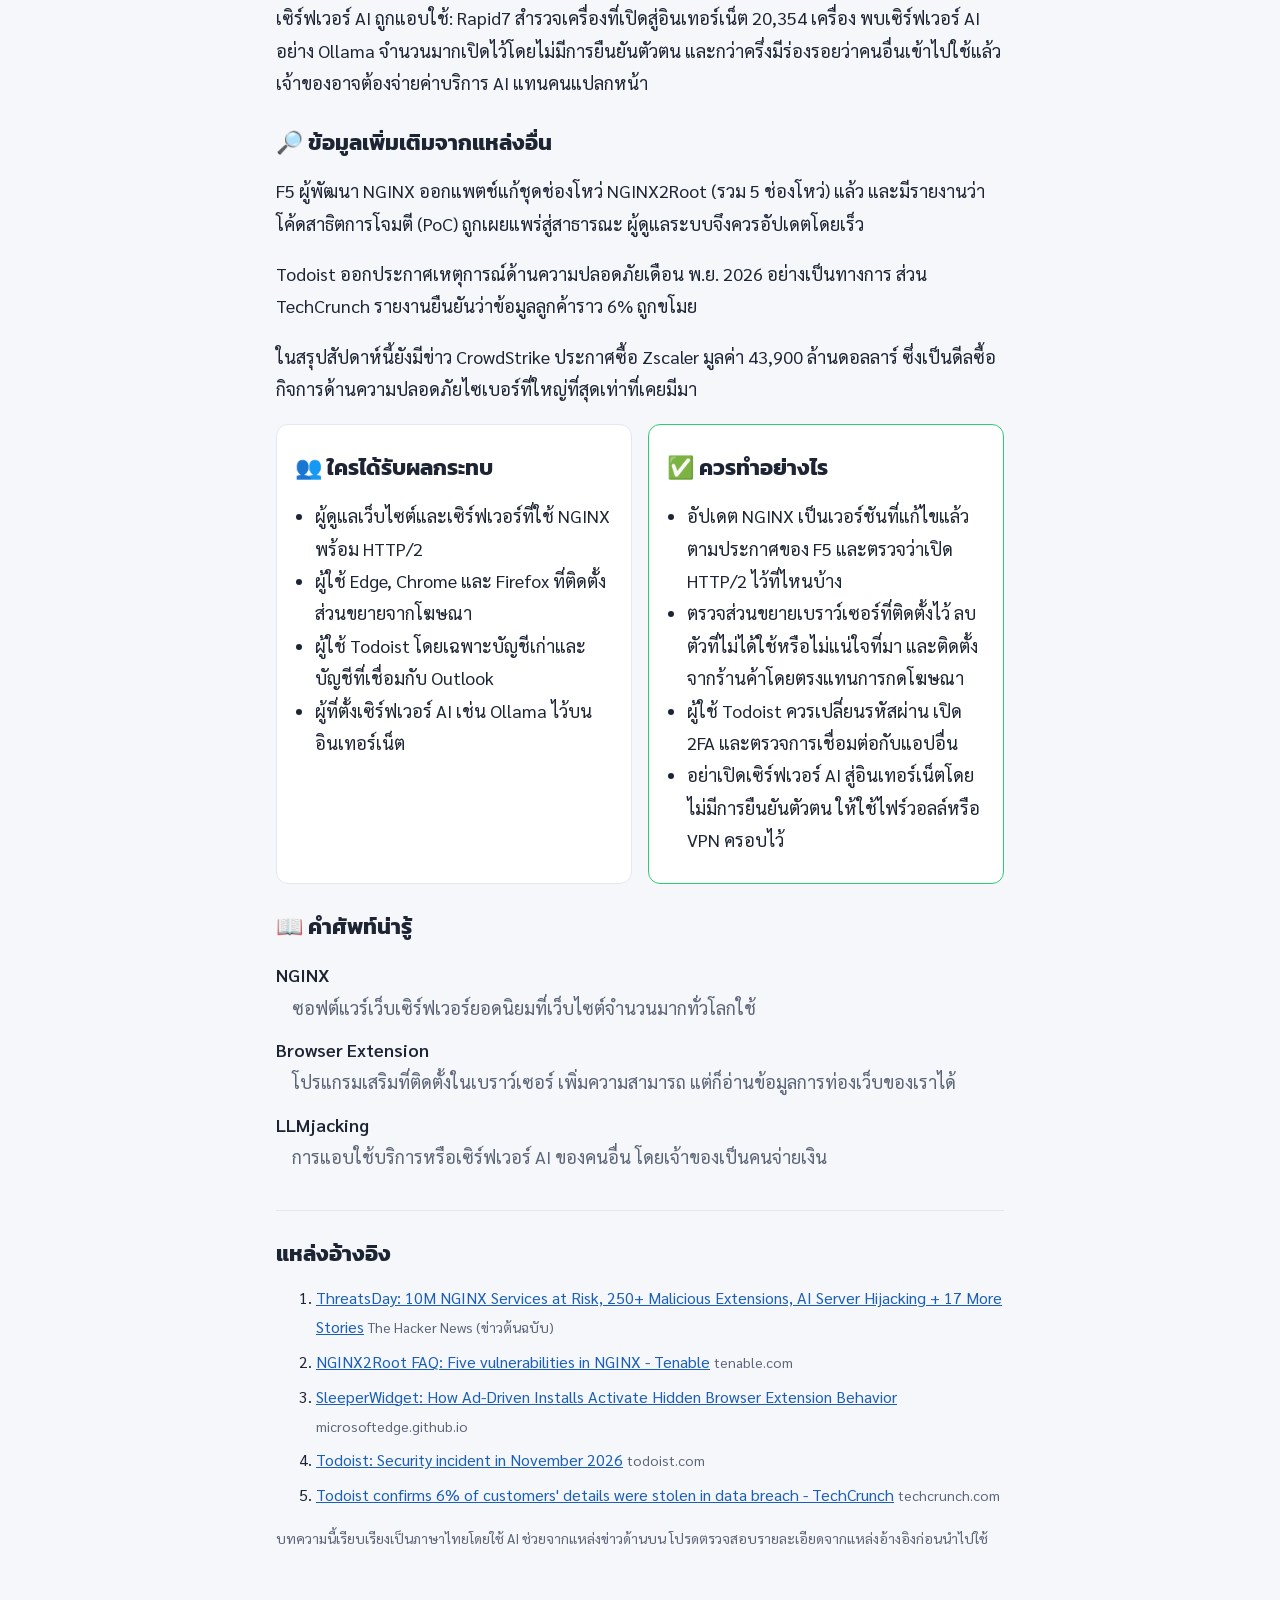
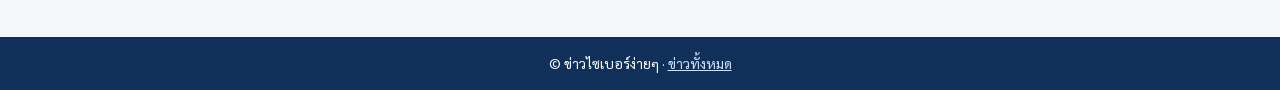
<file: docs/news/2026-11-threatsday-250-rogue-extensions-10m.html>
<!doctype html>
<html lang="th">
<head>
<meta charset="utf-8">
<meta name="viewport" content="width=device-width, initial-scale=1">
<title>สรุปภัยไซเบอร์ประจำสัปดาห์: NGINX เสี่ยง 10 ล้านเครื่อง, ส่วนขยายเบราว์เซอร์แฝงตัว 250 ตัว | ข่าวไซเบอร์ง่ายๆ</title>
<meta name="description" content="สรุปข่าวเด่นประจำสัปดาห์: เซิร์ฟเวอร์ NGINX กว่า 10 ล้านเครื่องเสี่ยงช่องโหว่ NGINX2Root, Microsoft พบส่วนขยายเบราว์เซอร์กว่า 250 ตัวที่เปลี่ยนพฤติกรรมเมื่อติดตั้งผ่านโฆษณา, Todoist ถูกเจาะข้อมูลผู้ใช้ 6% และเซิร์ฟเวอร์ AI ที่เปิดทิ้งไว้ถูกคนอื่นแอบใช้">
<meta property="og:type" content="article">
<meta property="og:title" content="สรุปภัยไซเบอร์ประจำสัปดาห์: NGINX เสี่ยง 10 ล้านเครื่อง, ส่วนขยายเบราว์เซอร์แฝงตัว 250 ตัว">
<meta property="og:description" content="สรุปข่าวเด่นประจำสัปดาห์: เซิร์ฟเวอร์ NGINX กว่า 10 ล้านเครื่องเสี่ยงช่องโหว่ NGINX2Root, Microsoft พบส่วนขยายเบราว์เซอร์กว่า 250 ตัวที่เปลี่ยนพฤติกรรมเมื่อติดตั้งผ่านโฆษณา, Todoist ถูกเจาะข้อมูลผู้ใช้ 6% และเซิร์ฟเวอร์ AI ที่เปิดทิ้งไว้ถูกคนอื่นแอบใช้">
<meta property="og:image" content="https://pakawatw.github.io/thai-cybersec-news/images/2026-11-threatsday-250-rogue-extensions-10m.png">
<meta property="og:url" content="https://pakawatw.github.io/thai-cybersec-news/news/2026-11-threatsday-250-rogue-extensions-10m.html">
<meta name="twitter:card" content="summary_large_image">
<link rel="preconnect" href="https://fonts.googleapis.com">
<link rel="preconnect" href="https://fonts.gstatic.com" crossorigin>
<link href="https://fonts.googleapis.com/css2?family=Kanit:wght@500;600&family=Sarabun:wght@400;600&display=swap" rel="stylesheet">
<link rel="stylesheet" href="../style.css">
</head>
<body>
<header class="site"><a href="../index.html" class="brand">🛡️ ข่าวไซเบอร์ง่ายๆ</a></header>
<main class="article">
  <div class="meta">
    <span class="sev sev-high">ความรุนแรงสูง</span>
    <span class="date">27 พ.ย. 2569</span>
    <span class="tag">สรุปข่าว</span><span class="tag">NGINX</span><span class="tag">ส่วนขยายเบราว์เซอร์</span><span class="tag">ข้อมูลรั่วไหล</span>
  </div>
  <h1>สรุปภัยไซเบอร์ประจำสัปดาห์: NGINX เสี่ยง 10 ล้านเครื่อง, ส่วนขยายเบราว์เซอร์แฝงตัว 250 ตัว</h1>

  <section class="tldr">
    <h2>สรุปสั้นๆ</h2>
    <p>สรุปข่าวเด่นประจำสัปดาห์: เซิร์ฟเวอร์ NGINX กว่า 10 ล้านเครื่องเสี่ยงช่องโหว่ NGINX2Root, Microsoft พบส่วนขยายเบราว์เซอร์กว่า 250 ตัวที่เปลี่ยนพฤติกรรมเมื่อติดตั้งผ่านโฆษณา, Todoist ถูกเจาะข้อมูลผู้ใช้ 6% และเซิร์ฟเวอร์ AI ที่เปิดทิ้งไว้ถูกคนอื่นแอบใช้</p>
  </section>

  <img class="card" src="../images/2026-11-threatsday-250-rogue-extensions-10m.png" alt="สรุปภัยไซเบอร์ประจำสัปดาห์: NGINX เสี่ยง 10 ล้านเครื่อง, ส่วนขยายเบราว์เซอร์แฝงตัว 250 ตัว" width="1080" height="1080">

  <section>
    <h2>📰 เกิดอะไรขึ้น</h2>
    <p>NGINX2Root: Censys พบบริการ NGINX ที่เปิดสู่อินเทอร์เน็ตกว่า 10 ล้านรายการใช้เวอร์ชันที่เปิด HTTP/2 และเสี่ยงต่อชุดช่องโหว่ NGINX2Root ซึ่งผู้โจมตีจากภายนอกโดยไม่ต้องล็อกอินอาจทำให้หน่วยความจำของ NGINX เสียหาย และนำไปสู่การรันโค้ดได้ในบางเงื่อนไข</p><p>SleeperWidget: ทีมความปลอดภัยส่วนขยายของ Microsoft Edge พบส่วนขยายกว่า 250 ตัวบน Edge, Chrome และ Firefox ที่ทำตัวเป็นแอปแผนที่ สูตรอาหาร หรือติดตามพัสดุ ใช้งานได้ปกติ แต่ถ้าติดตั้งผ่านโฆษณาบนเสิร์ชเอนจิน จะแอบเก็บข้อมูลการท่องเว็บ แทรกโฆษณา และเปลี่ยนลิงก์ช้อปปิ้ง</p><p>Todoist ถูกเจาะ: แฮกเกอร์ใช้ credential ที่ขโมยมาของระบบจัดการซอร์สโค้ด แก้ automated workflow เพื่อเอา credential เพิ่ม จนเข้าถึงระบบคลาวด์ได้ ข้อมูลของผู้ใช้ราว 6% ถูกดาวน์โหลด รวมถึงรหัสผ่านแบบ hash รุ่นเก่าของผู้ใช้ยุคแรก</p><p>เซิร์ฟเวอร์ AI ถูกแอบใช้: Rapid7 สำรวจเครื่องที่เปิดสู่อินเทอร์เน็ต 20,354 เครื่อง พบเซิร์ฟเวอร์ AI อย่าง Ollama จำนวนมากเปิดไว้โดยไม่มีการยืนยันตัวตน และกว่าครึ่งมีร่องรอยว่าคนอื่นเข้าไปใช้แล้ว เจ้าของอาจต้องจ่ายค่าบริการ AI แทนคนแปลกหน้า</p>
  </section>

  
  <section>
    <h2>🔎 ข้อมูลเพิ่มเติมจากแหล่งอื่น</h2>
    <p>F5 ผู้พัฒนา NGINX ออกแพตช์แก้ชุดช่องโหว่ NGINX2Root (รวม 5 ช่องโหว่) แล้ว และมีรายงานว่าโค้ดสาธิตการโจมตี (PoC) ถูกเผยแพร่สู่สาธารณะ ผู้ดูแลระบบจึงควรอัปเดตโดยเร็ว</p><p>Todoist ออกประกาศเหตุการณ์ด้านความปลอดภัยเดือน พ.ย. 2026 อย่างเป็นทางการ ส่วน TechCrunch รายงานยืนยันว่าข้อมูลลูกค้าราว 6% ถูกขโมย</p><p>ในสรุปสัปดาห์นี้ยังมีข่าว CrowdStrike ประกาศซื้อ Zscaler มูลค่า 43,900 ล้านดอลลาร์ ซึ่งเป็นดีลซื้อกิจการด้านความปลอดภัยไซเบอร์ที่ใหญ่ที่สุดเท่าที่เคยมีมา</p>
  </section>
  

  <div class="two-col">
    <section class="box">
      <h2>👥 ใครได้รับผลกระทบ</h2>
      <ul><li>ผู้ดูแลเว็บไซต์และเซิร์ฟเวอร์ที่ใช้ NGINX พร้อม HTTP/2</li><li>ผู้ใช้ Edge, Chrome และ Firefox ที่ติดตั้งส่วนขยายจากโฆษณา</li><li>ผู้ใช้ Todoist โดยเฉพาะบัญชีเก่าและบัญชีที่เชื่อมกับ Outlook</li><li>ผู้ที่ตั้งเซิร์ฟเวอร์ AI เช่น Ollama ไว้บนอินเทอร์เน็ต</li></ul>
    </section>
    <section class="box todo">
      <h2>✅ ควรทำอย่างไร</h2>
      <ul><li>อัปเดต NGINX เป็นเวอร์ชันที่แก้ไขแล้วตามประกาศของ F5 และตรวจว่าเปิด HTTP/2 ไว้ที่ไหนบ้าง</li><li>ตรวจส่วนขยายเบราว์เซอร์ที่ติดตั้งไว้ ลบตัวที่ไม่ได้ใช้หรือไม่แน่ใจที่มา และติดตั้งจากร้านค้าโดยตรงแทนการกดโฆษณา</li><li>ผู้ใช้ Todoist ควรเปลี่ยนรหัสผ่าน เปิด 2FA และตรวจการเชื่อมต่อกับแอปอื่น</li><li>อย่าเปิดเซิร์ฟเวอร์ AI สู่อินเทอร์เน็ตโดยไม่มีการยืนยันตัวตน ให้ใช้ไฟร์วอลล์หรือ VPN ครอบไว้</li></ul>
    </section>
  </div>

  
  <section>
    <h2>📖 คำศัพท์น่ารู้</h2>
    <dl class="glossary">
      <dt>NGINX</dt><dd>ซอฟต์แวร์เว็บเซิร์ฟเวอร์ยอดนิยมที่เว็บไซต์จำนวนมากทั่วโลกใช้</dd><dt>Browser Extension</dt><dd>โปรแกรมเสริมที่ติดตั้งในเบราว์เซอร์ เพิ่มความสามารถ แต่ก็อ่านข้อมูลการท่องเว็บของเราได้</dd><dt>LLMjacking</dt><dd>การแอบใช้บริการหรือเซิร์ฟเวอร์ AI ของคนอื่น โดยเจ้าของเป็นคนจ่ายเงิน</dd>
    </dl>
  </section>
  

  <section class="refs">
    <h2>แหล่งอ้างอิง</h2>
    <ol>
      <li><a href="https://thehackernews.com/2026/11/threatsday-250-rogue-extensions-10m.html" rel="noopener" target="_blank">ThreatsDay: 10M NGINX Services at Risk, 250+ Malicious Extensions, AI Server Hijacking + 17 More Stories</a> <span class="src">The Hacker News (ข่าวต้นฉบับ)</span></li>
      <li><a href="https://www.tenable.com/blog/nginx2root-cve-2026-123007-frequently-asked-questions-about-five-critical-nginx" rel="noopener" target="_blank">NGINX2Root FAQ: Five vulnerabilities in NGINX - Tenable</a> <span class="src">tenable.com</span></li><li><a href="https://microsoftedge.github.io/edgevr/posts/SleeperWidget-How-Ad-Driven-Installs-Activate-Hidden-Browser-Extension-Behavior/" rel="noopener" target="_blank">SleeperWidget: How Ad-Driven Installs Activate Hidden Browser Extension Behavior</a> <span class="src">microsoftedge.github.io</span></li><li><a href="https://www.todoist.com/help/todoist/get-started/security-incident-in-november-2026-cG0EIACNU" rel="noopener" target="_blank">Todoist: Security incident in November 2026</a> <span class="src">todoist.com</span></li><li><a href="https://techcrunch.com/2026/11/25/todoist-confirms-6-of-customers-details-were-stolen-in-data-breach/" rel="noopener" target="_blank">Todoist confirms 6% of customers&#39; details were stolen in data breach - TechCrunch</a> <span class="src">techcrunch.com</span></li>
    </ol>
    <p class="note">บทความนี้เรียบเรียงเป็นภาษาไทยโดยใช้ AI ช่วยจากแหล่งข่าวด้านบน โปรดตรวจสอบรายละเอียดจากแหล่งอ้างอิงก่อนนำไปใช้</p>
  </section>
</main>
<footer class="site">© ข่าวไซเบอร์ง่ายๆ · <a href="../index.html">ข่าวทั้งหมด</a></footer>
</body>
</html>
</file>
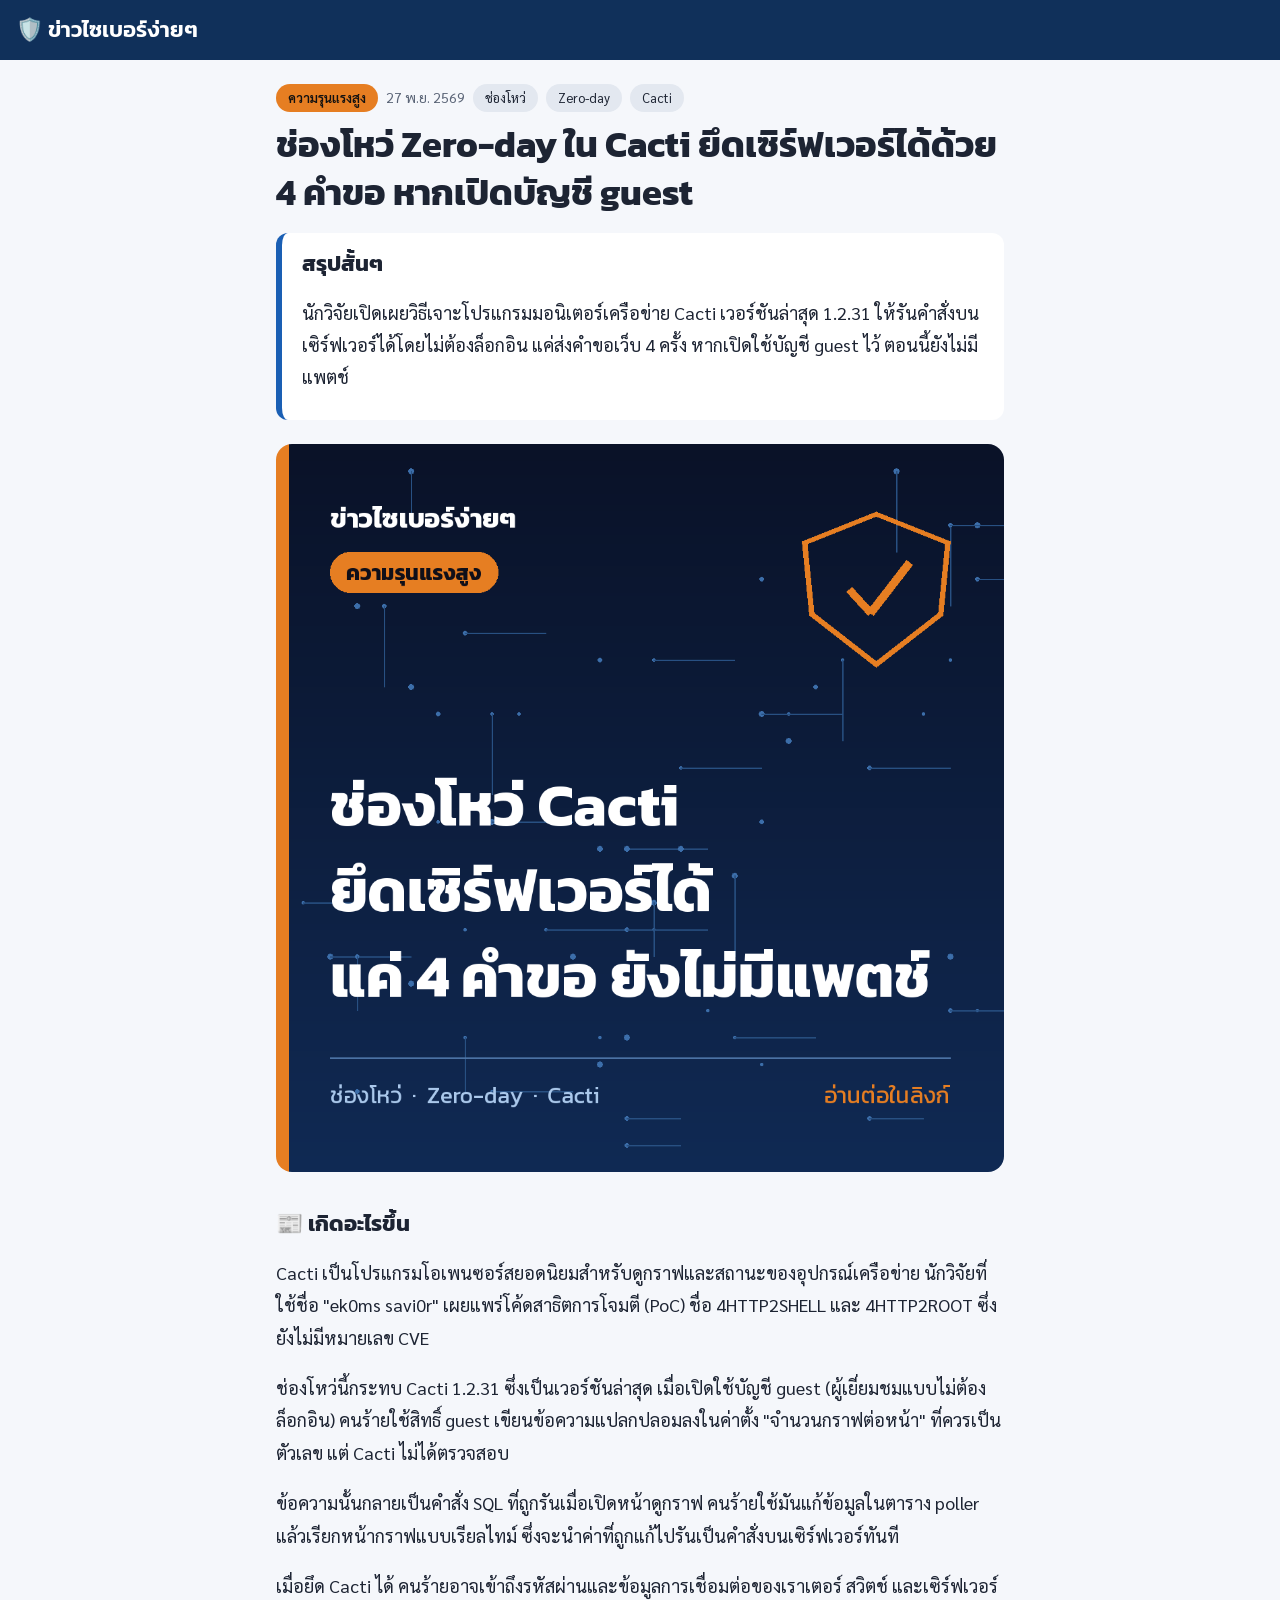
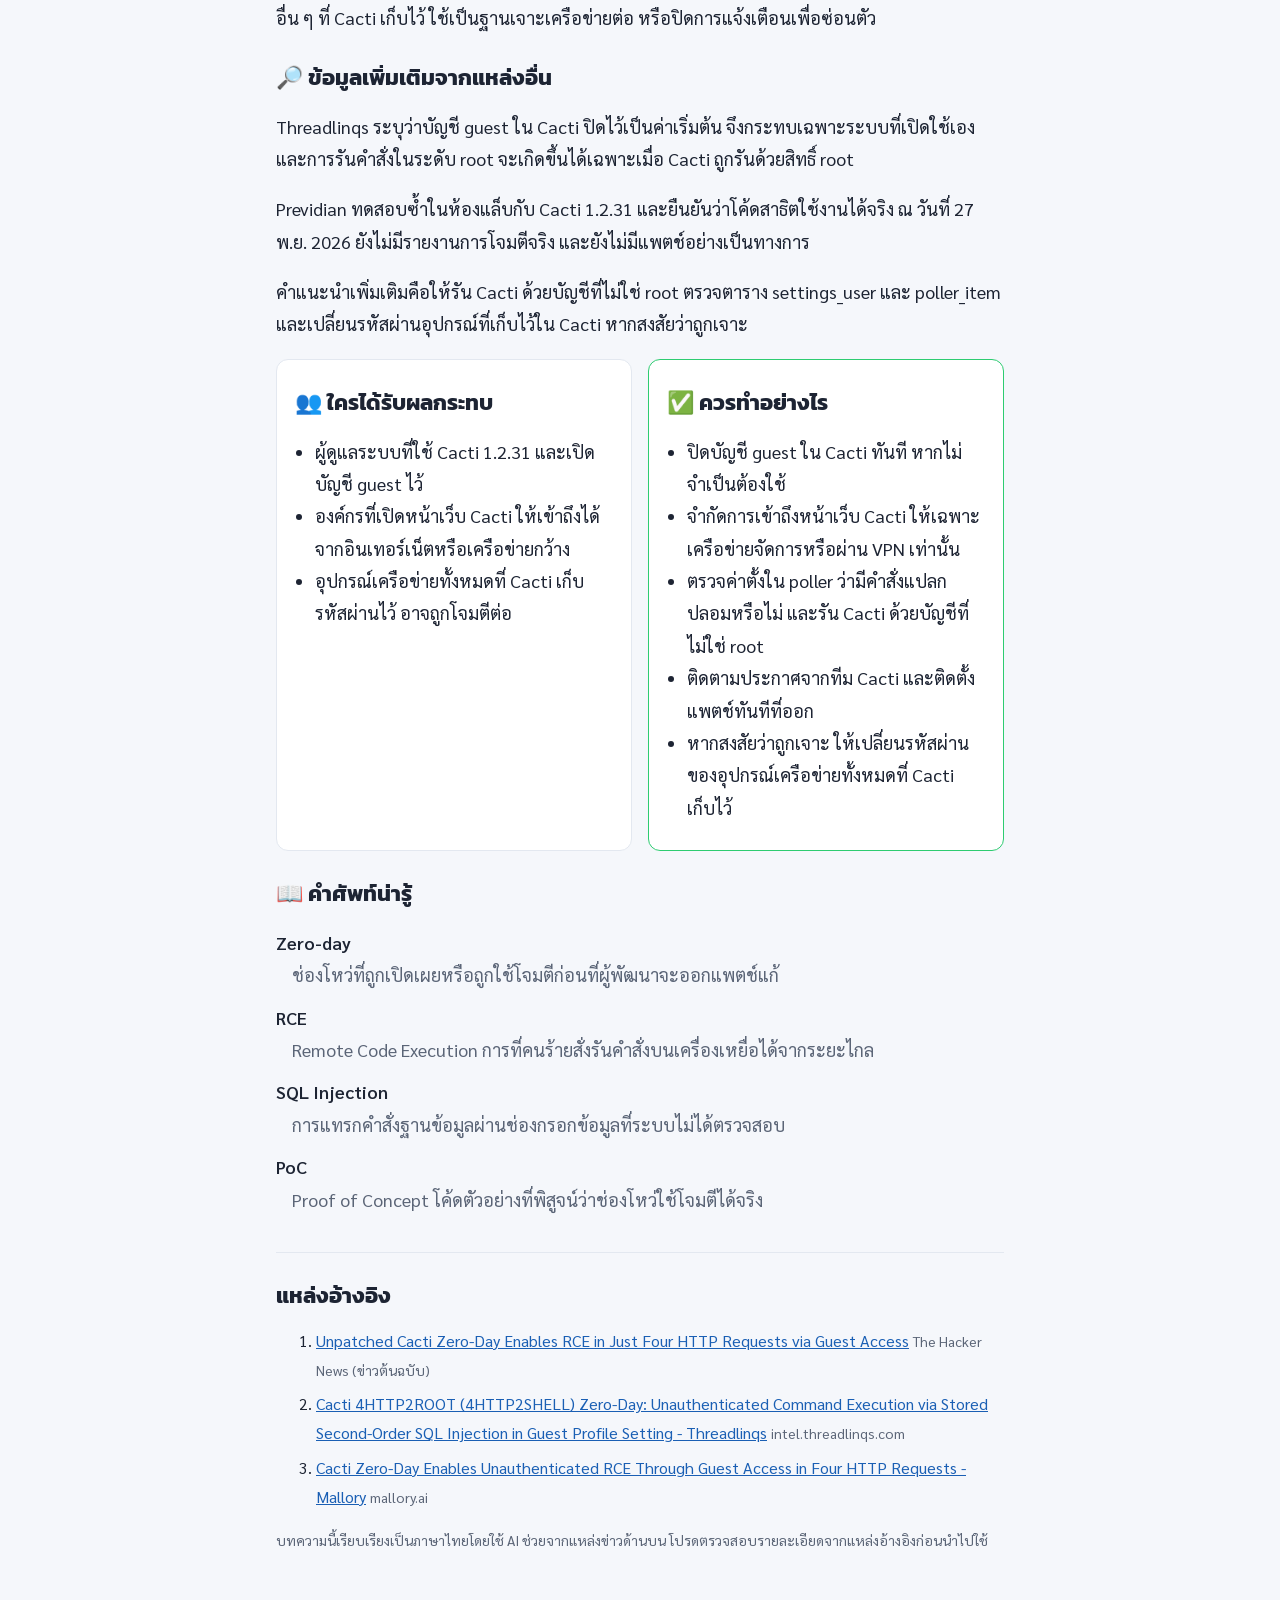
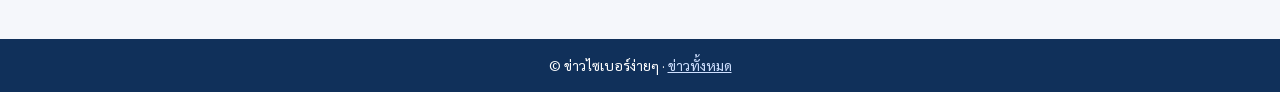
<file: docs/news/2026-11-unpatched-cacti-zero-day-enables-rce-in.html>
<!doctype html>
<html lang="th">
<head>
<meta charset="utf-8">
<meta name="viewport" content="width=device-width, initial-scale=1">
<title>ช่องโหว่ Zero-day ใน Cacti ยึดเซิร์ฟเวอร์ได้ด้วย 4 คำขอ หากเปิดบัญชี guest | ข่าวไซเบอร์ง่ายๆ</title>
<meta name="description" content="นักวิจัยเปิดเผยวิธีเจาะโปรแกรมมอนิเตอร์เครือข่าย Cacti เวอร์ชันล่าสุด 1.2.31 ให้รันคำสั่งบนเซิร์ฟเวอร์ได้โดยไม่ต้องล็อกอิน แค่ส่งคำขอเว็บ 4 ครั้ง หากเปิดใช้บัญชี guest ไว้ ตอนนี้ยังไม่มีแพตช์">
<meta property="og:type" content="article">
<meta property="og:title" content="ช่องโหว่ Zero-day ใน Cacti ยึดเซิร์ฟเวอร์ได้ด้วย 4 คำขอ หากเปิดบัญชี guest">
<meta property="og:description" content="นักวิจัยเปิดเผยวิธีเจาะโปรแกรมมอนิเตอร์เครือข่าย Cacti เวอร์ชันล่าสุด 1.2.31 ให้รันคำสั่งบนเซิร์ฟเวอร์ได้โดยไม่ต้องล็อกอิน แค่ส่งคำขอเว็บ 4 ครั้ง หากเปิดใช้บัญชี guest ไว้ ตอนนี้ยังไม่มีแพตช์">
<meta property="og:image" content="https://pakawatw.github.io/thai-cybersec-news/images/2026-11-unpatched-cacti-zero-day-enables-rce-in.png">
<meta property="og:url" content="https://pakawatw.github.io/thai-cybersec-news/news/2026-11-unpatched-cacti-zero-day-enables-rce-in.html">
<meta name="twitter:card" content="summary_large_image">
<link rel="preconnect" href="https://fonts.googleapis.com">
<link rel="preconnect" href="https://fonts.gstatic.com" crossorigin>
<link href="https://fonts.googleapis.com/css2?family=Kanit:wght@500;600&family=Sarabun:wght@400;600&display=swap" rel="stylesheet">
<link rel="stylesheet" href="../style.css">
</head>
<body>
<header class="site"><a href="../index.html" class="brand">🛡️ ข่าวไซเบอร์ง่ายๆ</a></header>
<main class="article">
  <div class="meta">
    <span class="sev sev-high">ความรุนแรงสูง</span>
    <span class="date">27 พ.ย. 2569</span>
    <span class="tag">ช่องโหว่</span><span class="tag">Zero-day</span><span class="tag">Cacti</span>
  </div>
  <h1>ช่องโหว่ Zero-day ใน Cacti ยึดเซิร์ฟเวอร์ได้ด้วย 4 คำขอ หากเปิดบัญชี guest</h1>

  <section class="tldr">
    <h2>สรุปสั้นๆ</h2>
    <p>นักวิจัยเปิดเผยวิธีเจาะโปรแกรมมอนิเตอร์เครือข่าย Cacti เวอร์ชันล่าสุด 1.2.31 ให้รันคำสั่งบนเซิร์ฟเวอร์ได้โดยไม่ต้องล็อกอิน แค่ส่งคำขอเว็บ 4 ครั้ง หากเปิดใช้บัญชี guest ไว้ ตอนนี้ยังไม่มีแพตช์</p>
  </section>

  <img class="card" src="../images/2026-11-unpatched-cacti-zero-day-enables-rce-in.png" alt="ช่องโหว่ Zero-day ใน Cacti ยึดเซิร์ฟเวอร์ได้ด้วย 4 คำขอ หากเปิดบัญชี guest" width="1080" height="1080">

  <section>
    <h2>📰 เกิดอะไรขึ้น</h2>
    <p>Cacti เป็นโปรแกรมโอเพนซอร์สยอดนิยมสำหรับดูกราฟและสถานะของอุปกรณ์เครือข่าย นักวิจัยที่ใช้ชื่อ &#34;ek0ms savi0r&#34; เผยแพร่โค้ดสาธิตการโจมตี (PoC) ชื่อ 4HTTP2SHELL และ 4HTTP2ROOT ซึ่งยังไม่มีหมายเลข CVE</p><p>ช่องโหว่นี้กระทบ Cacti 1.2.31 ซึ่งเป็นเวอร์ชันล่าสุด เมื่อเปิดใช้บัญชี guest (ผู้เยี่ยมชมแบบไม่ต้องล็อกอิน) คนร้ายใช้สิทธิ์ guest เขียนข้อความแปลกปลอมลงในค่าตั้ง &#34;จำนวนกราฟต่อหน้า&#34; ที่ควรเป็นตัวเลข แต่ Cacti ไม่ได้ตรวจสอบ</p><p>ข้อความนั้นกลายเป็นคำสั่ง SQL ที่ถูกรันเมื่อเปิดหน้าดูกราฟ คนร้ายใช้มันแก้ข้อมูลในตาราง poller แล้วเรียกหน้ากราฟแบบเรียลไทม์ ซึ่งจะนำค่าที่ถูกแก้ไปรันเป็นคำสั่งบนเซิร์ฟเวอร์ทันที</p><p>เมื่อยึด Cacti ได้ คนร้ายอาจเข้าถึงรหัสผ่านและข้อมูลการเชื่อมต่อของเราเตอร์ สวิตช์ และเซิร์ฟเวอร์อื่น ๆ ที่ Cacti เก็บไว้ ใช้เป็นฐานเจาะเครือข่ายต่อ หรือปิดการแจ้งเตือนเพื่อซ่อนตัว</p>
  </section>

  
  <section>
    <h2>🔎 ข้อมูลเพิ่มเติมจากแหล่งอื่น</h2>
    <p>Threadlinqs ระบุว่าบัญชี guest ใน Cacti ปิดไว้เป็นค่าเริ่มต้น จึงกระทบเฉพาะระบบที่เปิดใช้เอง และการรันคำสั่งในระดับ root จะเกิดขึ้นได้เฉพาะเมื่อ Cacti ถูกรันด้วยสิทธิ์ root</p><p>Previdian ทดสอบซ้ำในห้องแล็บกับ Cacti 1.2.31 และยืนยันว่าโค้ดสาธิตใช้งานได้จริง ณ วันที่ 27 พ.ย. 2026 ยังไม่มีรายงานการโจมตีจริง และยังไม่มีแพตช์อย่างเป็นทางการ</p><p>คำแนะนำเพิ่มเติมคือให้รัน Cacti ด้วยบัญชีที่ไม่ใช่ root ตรวจตาราง settings_user และ poller_item และเปลี่ยนรหัสผ่านอุปกรณ์ที่เก็บไว้ใน Cacti หากสงสัยว่าถูกเจาะ</p>
  </section>
  

  <div class="two-col">
    <section class="box">
      <h2>👥 ใครได้รับผลกระทบ</h2>
      <ul><li>ผู้ดูแลระบบที่ใช้ Cacti 1.2.31 และเปิดบัญชี guest ไว้</li><li>องค์กรที่เปิดหน้าเว็บ Cacti ให้เข้าถึงได้จากอินเทอร์เน็ตหรือเครือข่ายกว้าง</li><li>อุปกรณ์เครือข่ายทั้งหมดที่ Cacti เก็บรหัสผ่านไว้ อาจถูกโจมตีต่อ</li></ul>
    </section>
    <section class="box todo">
      <h2>✅ ควรทำอย่างไร</h2>
      <ul><li>ปิดบัญชี guest ใน Cacti ทันที หากไม่จำเป็นต้องใช้</li><li>จำกัดการเข้าถึงหน้าเว็บ Cacti ให้เฉพาะเครือข่ายจัดการหรือผ่าน VPN เท่านั้น</li><li>ตรวจค่าตั้งใน poller ว่ามีคำสั่งแปลกปลอมหรือไม่ และรัน Cacti ด้วยบัญชีที่ไม่ใช่ root</li><li>ติดตามประกาศจากทีม Cacti และติดตั้งแพตช์ทันทีที่ออก</li><li>หากสงสัยว่าถูกเจาะ ให้เปลี่ยนรหัสผ่านของอุปกรณ์เครือข่ายทั้งหมดที่ Cacti เก็บไว้</li></ul>
    </section>
  </div>

  
  <section>
    <h2>📖 คำศัพท์น่ารู้</h2>
    <dl class="glossary">
      <dt>Zero-day</dt><dd>ช่องโหว่ที่ถูกเปิดเผยหรือถูกใช้โจมตีก่อนที่ผู้พัฒนาจะออกแพตช์แก้</dd><dt>RCE</dt><dd>Remote Code Execution การที่คนร้ายสั่งรันคำสั่งบนเครื่องเหยื่อได้จากระยะไกล</dd><dt>SQL Injection</dt><dd>การแทรกคำสั่งฐานข้อมูลผ่านช่องกรอกข้อมูลที่ระบบไม่ได้ตรวจสอบ</dd><dt>PoC</dt><dd>Proof of Concept โค้ดตัวอย่างที่พิสูจน์ว่าช่องโหว่ใช้โจมตีได้จริง</dd>
    </dl>
  </section>
  

  <section class="refs">
    <h2>แหล่งอ้างอิง</h2>
    <ol>
      <li><a href="https://thehackernews.com/2026/11/unpatched-cacti-zero-day-enables-rce-in.html" rel="noopener" target="_blank">Unpatched Cacti Zero-Day Enables RCE in Just Four HTTP Requests via Guest Access</a> <span class="src">The Hacker News (ข่าวต้นฉบับ)</span></li>
      <li><a href="https://intel.threadlinqs.com/threat/TL-2026-6953" rel="noopener" target="_blank">Cacti 4HTTP2ROOT (4HTTP2SHELL) Zero-Day: Unauthenticated Command Execution via Stored Second-Order SQL Injection in Guest Profile Setting - Threadlinqs</a> <span class="src">intel.threadlinqs.com</span></li><li><a href="https://mallory.ai/stories/01a21b9c-40fa-74f2-934a-a092d4b8fd13" rel="noopener" target="_blank">Cacti Zero-Day Enables Unauthenticated RCE Through Guest Access in Four HTTP Requests - Mallory</a> <span class="src">mallory.ai</span></li>
    </ol>
    <p class="note">บทความนี้เรียบเรียงเป็นภาษาไทยโดยใช้ AI ช่วยจากแหล่งข่าวด้านบน โปรดตรวจสอบรายละเอียดจากแหล่งอ้างอิงก่อนนำไปใช้</p>
  </section>
</main>
<footer class="site">© ข่าวไซเบอร์ง่ายๆ · <a href="../index.html">ข่าวทั้งหมด</a></footer>
</body>
</html>
</file>
<file: docs/style.css>
:root {
  --bg: #f5f7fb; --surface: #fff; --text: #1d2433; --muted: #5b6577; --line: #e3e8f0;
  --brand: #10305a; --link: #1a5fb4;
  --low: #2ecc71; --medium: #f1c40f; --high: #e67e22; --critical: #e74c3c;
}
@media (prefers-color-scheme: dark) {
  :root { --bg: #0d1424; --surface: #141d31; --text: #e6ebf5; --muted: #9aa6bd; --line: #26314a; --brand: #0a1a33; --link: #7fb3ff; }
}
* { box-sizing: border-box; }
body { margin: 0; background: var(--bg); color: var(--text); font: 18px/1.8 "Sarabun", system-ui, sans-serif; }
h1, h2, .brand { font-family: "Kanit", system-ui, sans-serif; line-height: 1.35; }
a { color: var(--link); }
header.site, footer.site { background: var(--brand); color: #fff; padding: 14px 16px; }
header.site .brand { color: #fff; text-decoration: none; font-size: 22px; font-weight: 600; }
footer.site { font-size: 14px; text-align: center; margin-top: 48px; }
footer.site a { color: #cfe0ff; }
main { max-width: 760px; margin: 0 auto; padding: 24px 16px; }
main.list { max-width: 1100px; }
h1 { font-size: clamp(26px, 5vw, 36px); margin: 8px 0 16px; }
h2 { font-size: 22px; margin: 28px 0 8px; }
.meta { display: flex; flex-wrap: wrap; gap: 8px; align-items: center; font-size: 14px; color: var(--muted); }
.sev, .tag { border-radius: 999px; padding: 2px 12px; font-weight: 600; font-size: 13px; }
.sev { color: #111; }
.sev-low { background: var(--low); } .sev-medium { background: var(--medium); }
.sev-high { background: var(--high); } .sev-critical { background: var(--critical); color: #fff; }
.tag { background: var(--line); color: var(--text); font-weight: 400; }
.tldr { background: var(--surface); border-left: 6px solid var(--link); border-radius: 12px; padding: 4px 20px 8px; }
.tldr h2 { margin-top: 12px; }
img.card { width: 100%; height: auto; border-radius: 16px; margin: 24px 0 0; }
.two-col { display: grid; grid-template-columns: 1fr 1fr; gap: 16px; margin-top: 16px; }
@media (max-width: 640px) { .two-col { grid-template-columns: 1fr; } }
.box { background: var(--surface); border: 1px solid var(--line); border-radius: 12px; padding: 0 18px 8px; }
.box ul { padding-left: 20px; }
.todo { border-color: var(--low); }
.glossary dt { font-weight: 600; margin-top: 10px; }
.glossary dd { margin: 0 0 0 16px; color: var(--muted); }
.refs { border-top: 1px solid var(--line); margin-top: 36px; font-size: 16px; }
.refs li { margin-bottom: 6px; overflow-wrap: anywhere; }
.refs .src { color: var(--muted); font-size: 14px; }
.refs .note { color: var(--muted); font-size: 14px; }
.lead { color: var(--muted); }
.grid { display: grid; grid-template-columns: repeat(auto-fill, minmax(300px, 1fr)); gap: 20px; }
.item { display: block; background: var(--surface); border: 1px solid var(--line); border-radius: 14px; overflow: hidden; color: inherit; text-decoration: none; }
.item:hover { border-color: var(--link); }
.item img { width: 100%; height: auto; display: block; }
.item .body { padding: 12px 16px 16px; }
.item h2 { font-size: 19px; margin: 8px 0 4px; }
.item p { font-size: 15px; color: var(--muted); margin: 0; display: -webkit-box; -webkit-line-clamp: 3; -webkit-box-orient: vertical; overflow: hidden; }
</file>
